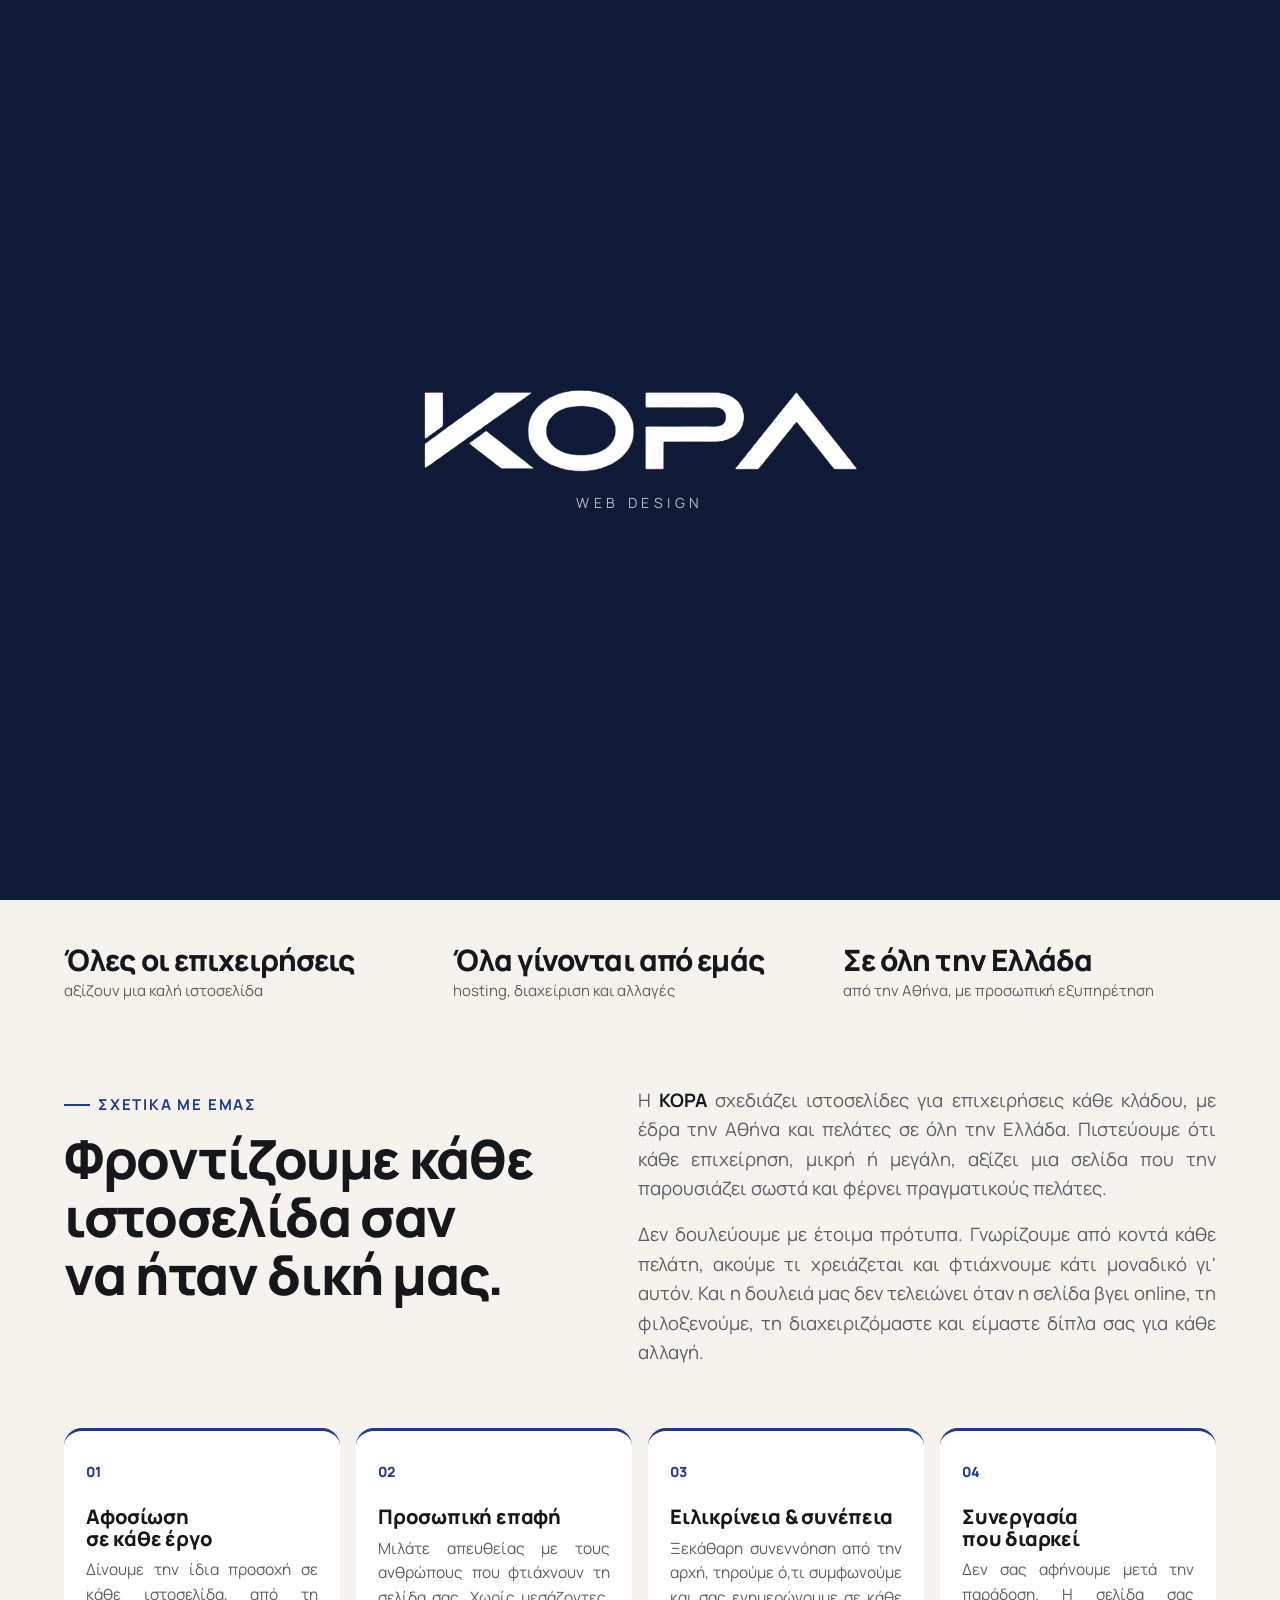
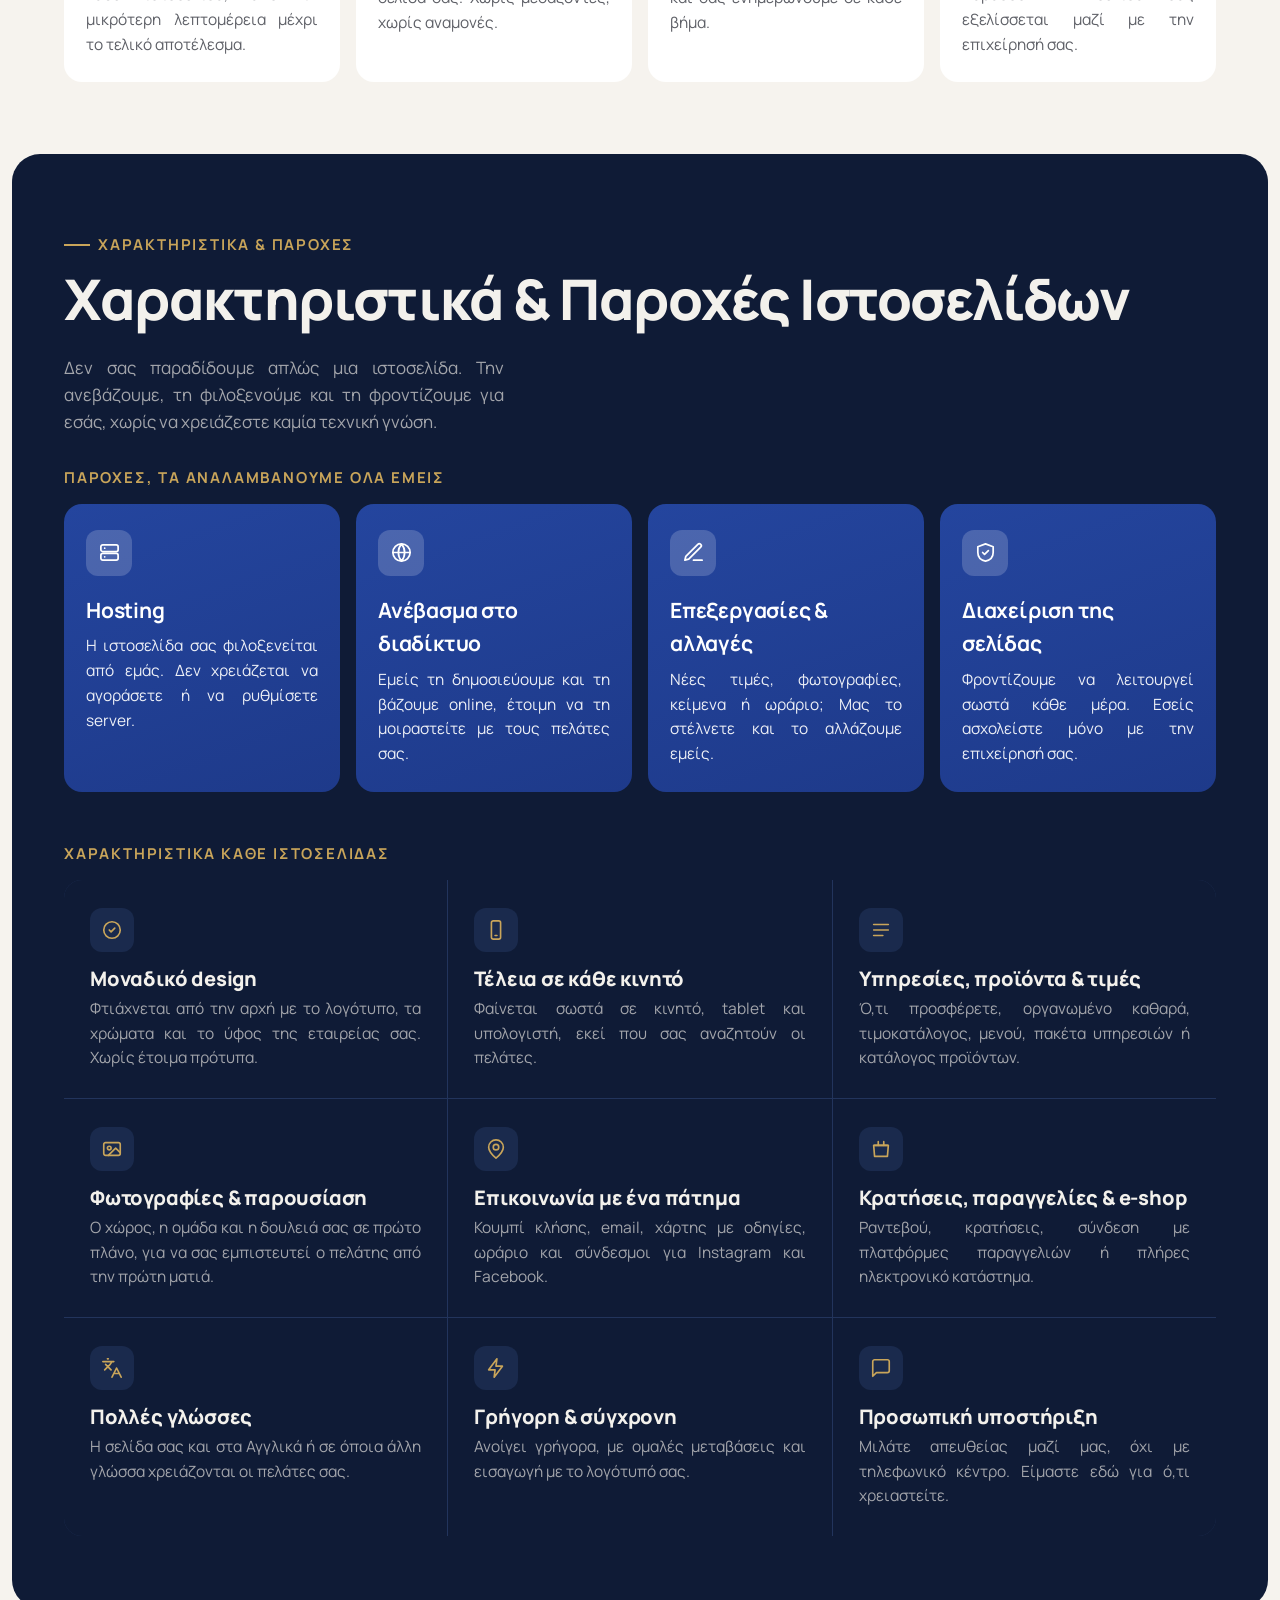
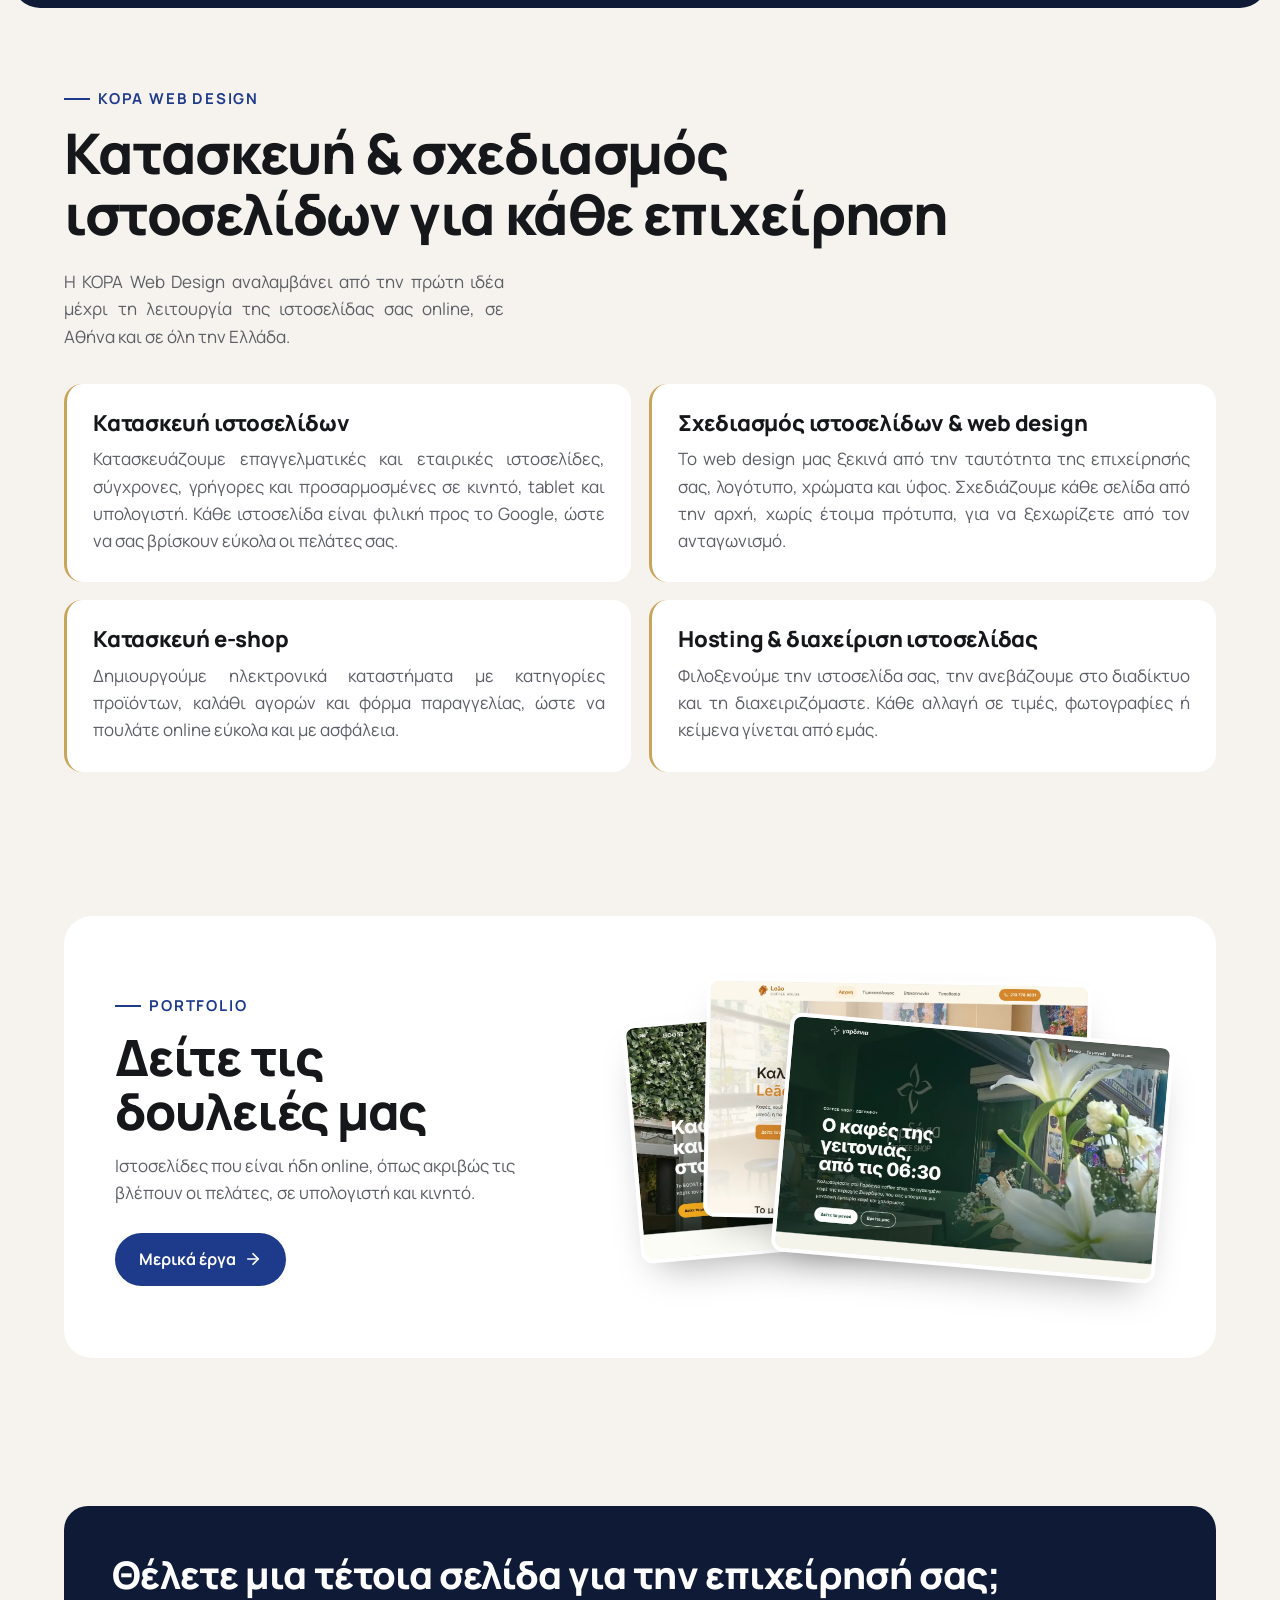
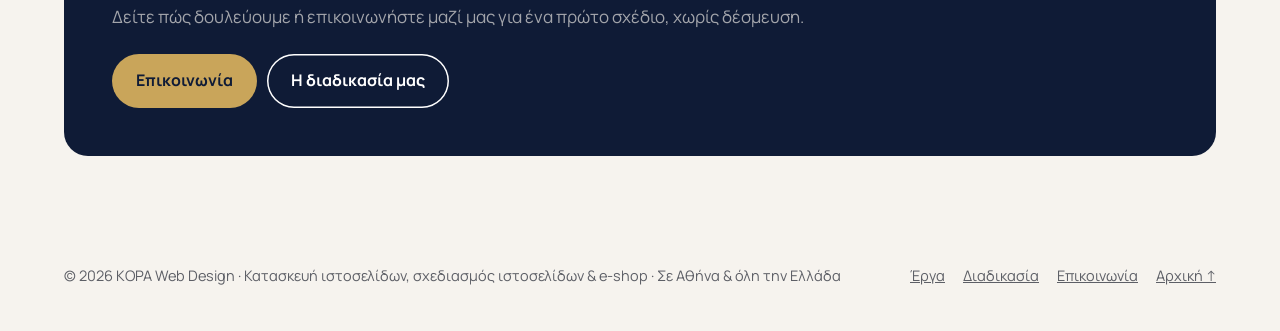
<file: index.html>
<!DOCTYPE html>
<html lang="el">
<head>
<meta charset="utf-8">
<meta name="viewport" content="width=device-width, initial-scale=1">
<title>KOPA Web Design | Κατασκευή Ιστοσελίδων & E-shop σε Αθήνα και όλη την Ελλάδα</title>
<meta name="description" content="KOPA Web Design: κατασκευή ιστοσελίδων, σχεδιασμός ιστοσελίδων και e-shop για κάθε επιχείρηση, σε Αθήνα και όλη την Ελλάδα. Hosting, διαχείριση και αλλαγές από εμάς. Ζητήστε προσφορά.">
<meta name="keywords" content="KOPA, KOPA Web Design, KOPA websites, kopa-websites, κατασκευή ιστοσελίδων, κατασκευή ιστοσελίδας, κατασκευή ιστοσελίδων Αθήνα, κατασκευή ιστοσελίδων Ελλάδα, κατασκευή ιστοσελίδων τιμές, σχεδιασμός ιστοσελίδων, σχεδιασμός ιστοσελίδας, δημιουργία ιστοσελίδας, δημιουργία ιστοσελίδων, web design, web design Αθήνα, web design Ελλάδα, web designer, website design, website Αθήνα, ιστοσελίδες, ιστοσελίδα για επιχείρηση, επαγγελματική ιστοσελίδα, εταιρική ιστοσελίδα, κατασκευή e-shop, κατασκευή eshop, δημιουργία e-shop, ηλεκτρονικό κατάστημα, κατασκευή ηλεκτρονικού καταστήματος, eshop, responsive ιστοσελίδα, ιστοσελίδα για κινητά, hosting ιστοσελίδων, φιλοξενία ιστοσελίδας, διαχείριση ιστοσελίδας, υποστήριξη ιστοσελίδας, ιστοσελίδα για καφετέρια, ιστοσελίδα για εστιατόριο, ιστοσελίδα για κατάστημα, ιστοσελίδα για ιατρείο, ιστοσελίδα για επαγγελματίες, kataskevi istoselidon, kataskeui istoselidon, sxediasmos istoselidon, κατασκευη ιστοσελιδων, σχεδιασμος ιστοσελιδων">
<meta name="robots" content="index, follow, max-image-preview:large">
<meta name="author" content="KOPA">
<meta name="geo.region" content="GR-I">
<meta name="geo.placename" content="Αθήνα">
<link rel="canonical" href="https://kopa-websites.com/">
<meta name="theme-color" content="#0f1b36">
<link rel="icon" href="/favicon.ico" sizes="48x48">
<link rel="icon" type="image/png" sizes="48x48" href="/favicon-48.png">
<link rel="icon" type="image/png" sizes="96x96" href="/favicon-96.png">
<link rel="icon" type="image/png" sizes="144x144" href="/favicon-144.png">
<link rel="icon" type="image/png" sizes="192x192" href="/favicon-192.png">
<link rel="apple-touch-icon" sizes="180x180" href="/apple-touch-icon.png">
<meta property="og:type" content="website">
<meta property="og:locale" content="el_GR">
<meta property="og:site_name" content="KOPA">
<meta property="og:title" content="KOPA Web Design | Κατασκευή Ιστοσελίδων & E-shop σε Αθήνα και όλη την Ελλάδα">
<meta property="og:description" content="KOPA Web Design: κατασκευή ιστοσελίδων, σχεδιασμός ιστοσελίδων και e-shop για κάθε επιχείρηση, σε Αθήνα και όλη την Ελλάδα. Hosting, διαχείριση και αλλαγές από εμάς. Ζητήστε προσφορά.">
<meta property="og:url" content="https://kopa-websites.com/">
<meta property="og:image" content="https://kopa-websites.com/og-image.jpg">
<meta property="og:image:width" content="1200">
<meta property="og:image:height" content="630">
<meta name="twitter:card" content="summary_large_image">
<meta name="twitter:title" content="KOPA Web Design | Κατασκευή Ιστοσελίδων & E-shop σε Αθήνα και όλη την Ελλάδα">
<meta name="twitter:description" content="KOPA Web Design: κατασκευή ιστοσελίδων, σχεδιασμός ιστοσελίδων και e-shop για κάθε επιχείρηση, σε Αθήνα και όλη την Ελλάδα. Hosting, διαχείριση και αλλαγές από εμάς. Ζητήστε προσφορά.">
<meta name="twitter:image" content="https://kopa-websites.com/og-image.jpg">
<script type="application/ld+json">[{"@context": "https://schema.org", "@type": "ProfessionalService", "name": "KOPA", "alternateName": ["KOPA Web Design", "KOPA Websites", "KOPA Κατασκευή Ιστοσελίδων"], "description": "KOPA Web Design: κατασκευή ιστοσελίδων, σχεδιασμός ιστοσελίδων και e-shop για κάθε επιχείρηση, σε Αθήνα και όλη την Ελλάδα. Hosting, διαχείριση και αλλαγές από εμάς. Ζητήστε προσφορά.", "url": "https://kopa-websites.com/", "logo": "https://kopa-websites.com/icon-512.png", "image": "https://kopa-websites.com/og-image.jpg", "telephone": "+306907013619", "email": "info@kopa-websites.com", "address": {"@type": "PostalAddress", "addressLocality": "Ζωγράφου", "postalCode": "15773", "addressRegion": "Αττική", "addressCountry": "GR"}, "areaServed": [{"@type": "City", "name": "Αθήνα"}, {"@type": "Country", "name": "Ελλάδα"}], "knowsAbout": ["Κατασκευή ιστοσελίδων", "Κατασκευή e-shop", "Web design", "Hosting ιστοσελίδων", "Διαχείριση ιστοσελίδων"], "makesOffer": [{"@type": "Offer", "itemOffered": {"@type": "Service", "name": "Κατασκευή ιστοσελίδας"}}, {"@type": "Offer", "itemOffered": {"@type": "Service", "name": "Κατασκευή e-shop"}}, {"@type": "Offer", "itemOffered": {"@type": "Service", "name": "Hosting & διαχείριση ιστοσελίδας"}}, {"@type": "Offer", "itemOffered": {"@type": "Service", "name": "Υποστήριξη & αλλαγές ιστοσελίδας"}}], "slogan": "Όλες οι επιχειρήσεις αξίζουν μια καλή ιστοσελίδα", "keywords": "κατασκευή ιστοσελίδων, σχεδιασμός ιστοσελίδων, web design, κατασκευή e-shop, hosting, διαχείριση ιστοσελίδων, Αθήνα, Ελλάδα", "openingHoursSpecification": [{"@type": "OpeningHoursSpecification", "dayOfWeek": ["Monday", "Tuesday", "Wednesday", "Thursday", "Friday"], "opens": "09:30", "closes": "19:30"}]}, {"@context": "https://schema.org", "@type": "Organization", "name": "KOPA Web Design", "alternateName": "KOPA", "url": "https://kopa-websites.com/", "logo": "https://kopa-websites.com/icon-512.png", "email": "info@kopa-websites.com", "telephone": "+306907013619"}, {"@context": "https://schema.org", "@type": "WebSite", "name": "KOPA Web Design", "url": "https://kopa-websites.com/", "inLanguage": "el", "alternateName": "KOPA"}]</script>
<link rel="preconnect" href="https://fonts.googleapis.com">
<link rel="preconnect" href="https://fonts.gstatic.com" crossorigin>
<link href="https://fonts.googleapis.com/css2?family=Manrope:wght@400;500;600;700;800&family=GFS+Didot&display=swap" rel="stylesheet">
<style>
:root{
  --bg:#f6f3ee;
  --paper:#ffffff;
  --ink:#16171b;
  --muted:#5d5f66;
  --line:#e4dfd6;
  --accent:#1e3a8a;
  --gold:#c9a55a;
  --accent-d:#162c6b;
  --dark:#0f1b36;
  --radius:18px;
  --font:"Manrope",system-ui,-apple-system,"Segoe UI",sans-serif;
  color-scheme:light;
}
*{box-sizing:border-box}
html{scroll-behavior:smooth}
body{margin:0;background:var(--bg);color:var(--ink);font-family:var(--font);font-size:17px;line-height:1.6;-webkit-font-smoothing:antialiased}
a{color:inherit}
button{font:inherit;color:inherit;cursor:pointer}
img{max-width:100%;display:block}
h1,h2,h3{margin:0;line-height:1.08;letter-spacing:-.025em;font-weight:800;text-wrap:balance}
p{margin:0}
p,li,.lead{text-align:justify;text-justify:inter-word;text-align-last:left;hyphens:none;-webkit-hyphens:none;word-break:normal;overflow-wrap:normal}
h1,h2,h3,h4,b,a,span,label,legend{hyphens:none;-webkit-hyphens:none;word-break:normal;overflow-wrap:normal}
.wrap{max-width:1200px;margin:0 auto;padding:0 24px}
:focus-visible{outline:2px solid var(--accent);outline-offset:3px;border-radius:6px}

/* Splash */
.splash{position:fixed;inset:0;z-index:200;background:var(--dark);display:grid;place-items:center;transition:opacity .9s ease,visibility .9s}
.splash.hide{opacity:0;visibility:hidden}
.splash .mk{color:#fff;font-weight:800;font-size:clamp(54px,12vw,120px);letter-spacing:-.04em;display:flex;align-items:center;gap:.18em}
.splash .mk{gap:0}
.splash .mk .ch{display:inline-block;opacity:0;transform:translateY(.5em);-webkit-mask-image:linear-gradient(0deg,transparent 0%,#000 60%);mask-image:linear-gradient(0deg,transparent 0%,#000 60%);-webkit-mask-size:100% 220%;mask-size:100% 220%;-webkit-mask-position:0 100%;mask-position:0 100%;-webkit-mask-repeat:no-repeat;mask-repeat:no-repeat;animation:chUp .85s cubic-bezier(.2,.7,.2,1) forwards}
.splash .mk .sp{display:inline-block;width:.28em}
@keyframes chUp{to{opacity:1;transform:none;-webkit-mask-position:0 0;mask-position:0 0}}
.splash small .lt{display:inline-block;opacity:0;transform:translateX(-.6em);-webkit-mask-image:linear-gradient(90deg,#000 40%,transparent 100%);mask-image:linear-gradient(90deg,#000 40%,transparent 100%);-webkit-mask-size:250% 100%;mask-size:250% 100%;-webkit-mask-position:100% 0;mask-position:100% 0;-webkit-mask-repeat:no-repeat;mask-repeat:no-repeat;animation:ltIn .65s ease-out forwards}
.splash small .sp2{display:inline-block;width:.6em}
@keyframes ltIn{to{opacity:1;transform:none;-webkit-mask-position:0 0;mask-position:0 0}}
.splash .mk i{font-style:normal;color:var(--gold)}
.splash small{display:block;text-align:center;color:#b9bcc6;letter-spacing:.32em;font-size:14px;text-transform:uppercase;margin-top:16px}
@keyframes rise{to{opacity:1;transform:none}}
@keyframes fade{to{opacity:1}}

/* Header */
header{position:sticky;top:0;z-index:50;background:color-mix(in srgb,var(--bg) 88%,transparent);backdrop-filter:blur(12px);-webkit-backdrop-filter:blur(12px);border-bottom:1px solid transparent;transition:border-color .3s}
header.scrolled{border-bottom-color:var(--line)}
.bar{display:flex;align-items:center;justify-content:space-between;height:72px;gap:20px}
.logo{display:flex;align-items:center;gap:10px;text-decoration:none;font-weight:800;font-size:22px;letter-spacing:-.03em}
.logo .dot{width:34px;height:34px;border-radius:10px;background:var(--accent);color:#fff;display:grid;place-items:center;font-size:15px;letter-spacing:-.02em}
.logo .dot i{font-style:normal;color:var(--gold)}
nav.main{display:flex;gap:6px}
nav.main a{text-decoration:none;font-weight:600;font-size:15.5px;padding:8px 14px;border-radius:999px;color:var(--muted);transition:background .2s,color .2s}
nav.main a:hover{background:var(--paper);color:var(--ink)}
.btn{display:inline-flex;align-items:center;gap:8px;text-decoration:none;font-weight:700;font-size:16px;padding:14px 24px;border-radius:999px;border:0;transition:transform .2s,background .2s,color .2s}
.btn:hover{transform:translateY(-2px)}
.btn.solid{background:var(--accent);color:#fff}
.btn.solid:hover{background:var(--accent-d)}
.btn.ghost{background:transparent;color:var(--ink);box-shadow:inset 0 0 0 1.5px var(--ink)}
.btn.dark{background:var(--dark);color:#fff}
.btn.sm{padding:10px 18px;font-size:15px}
.btn svg{width:18px;height:18px}

/* Hero */
.hero{padding:72px 0 40px}
.eyebrow{display:inline-flex;align-items:center;gap:8px;font-size:13px;font-weight:700;letter-spacing:.14em;text-transform:uppercase;color:var(--accent)}
.eyebrow::before{content:"";width:22px;height:2px;background:var(--accent)}
.hero h1{font-size:clamp(42px,7vw,88px);margin:18px 0 22px;max-width:14ch}
.hero h1 em{font-style:normal;color:var(--accent);background:linear-gradient(transparent 78%,rgba(201,165,90,.45) 78%)}
.hero p.lead{font-size:clamp(18px,1.7vw,21px);color:var(--muted);max-width:56ch}
.hero .acts{display:flex;gap:12px;flex-wrap:wrap;margin-top:32px}
.strip{display:grid;grid-template-columns:repeat(3,1fr);gap:16px;margin-top:56px;padding-top:28px;border-top:1px solid var(--line)}
.strip b{display:block;font-size:clamp(24px,2.3vw,32px);font-weight:800;letter-spacing:-.03em;line-height:1.1}
.strip span{color:var(--muted);font-size:15px}
.strip b span{color:inherit;font-size:inherit}

.inds{display:flex;flex-wrap:wrap;gap:8px;align-items:center;margin-top:30px}
.inds span{background:var(--paper);border:1px solid var(--line);border-radius:999px;padding:8px 15px;font-size:14.5px;font-weight:600}
.inds .lbl{background:none;border:0;padding:0 6px 0 0;color:var(--muted);font-weight:700}
.inds span:last-child{background:var(--ink);color:#fff;border-color:var(--ink)}
/* Section heads */
section.block{padding:72px 0}
.head{display:flex;justify-content:space-between;align-items:end;gap:24px;margin-bottom:34px;flex-wrap:wrap}
.head h2{font-size:clamp(34px,4.6vw,56px);margin-top:12px}
.head p{color:var(--muted);max-width:44ch}

/* Filters */
.chips{display:flex;gap:8px;flex-wrap:wrap;margin-bottom:26px}
.chip{border:1.5px solid var(--line);background:var(--paper);border-radius:999px;padding:9px 18px;font-weight:700;font-size:15px;transition:all .2s}
.chip:hover{border-color:var(--ink)}
.chip[aria-pressed="true"]{background:var(--ink);border-color:var(--ink);color:#fff}

/* Work grid */
.grid{display:grid;grid-template-columns:repeat(2,1fr);gap:28px}
.card{background:var(--paper);border-radius:var(--radius);padding:14px;display:flex;flex-direction:column;transition:transform .35s cubic-bezier(.2,.7,.2,1),box-shadow .35s,opacity .3s}
.card:hover{transform:translateY(-6px);box-shadow:0 24px 50px -24px rgba(22,23,27,.28)}
.card.out{display:none}
.frame{position:relative;border-radius:12px;overflow:hidden;background:#ece8e1;border:0;padding:0;width:100%;text-align:left;display:block}
.chrome{display:flex;align-items:center;gap:6px;height:30px;padding:0 12px;background:#efebe4;border-bottom:1px solid var(--line)}
.chrome i{width:9px;height:9px;border-radius:50%;background:#d6d0c6}
.chrome span{margin-left:10px;flex:1;height:16px;border-radius:6px;background:#fff;font-size:10.5px;color:#9a958c;display:flex;align-items:center;padding:0 8px;overflow:hidden;white-space:nowrap}
.shot{position:relative;aspect-ratio:16/10;overflow:hidden}
.shot img{width:100%;height:100%;object-fit:cover;object-position:top;transition:transform .7s cubic-bezier(.2,.7,.2,1)}
.card:hover .shot img,.card:hover .poster>*{transform:scale(1.035)}
.phone{position:absolute;right:16px;bottom:-22px;width:21%;aspect-ratio:390/844;border-radius:18px;border:5px solid #16171b;background:#16171b;overflow:hidden;box-shadow:0 16px 30px -10px rgba(0,0,0,.45);transition:transform .45s cubic-bezier(.2,.7,.2,1)}
.phone img{width:100%;height:100%;object-fit:cover;object-position:top}
.card:hover .phone{transform:translateY(-14px)}
.view-hint{position:absolute;left:14px;bottom:14px;background:rgba(22,23,27,.82);color:#fff;font-size:13px;font-weight:700;padding:7px 12px;border-radius:999px;opacity:0;transform:translateY(6px);transition:all .3s}
.card:hover .view-hint,.frame:focus-visible .view-hint{opacity:1;transform:none}
.cbody{padding:20px 8px 8px;display:flex;flex-direction:column;gap:10px;flex:1}
.ctop{display:flex;justify-content:space-between;align-items:start;gap:12px}
.ctop h3{font-size:25px}
.type{font-size:12.5px;font-weight:700;letter-spacing:.1em;text-transform:uppercase;color:var(--muted)}
.swatch{display:flex;gap:4px;margin-top:6px}
.swatch i{width:14px;height:14px;border-radius:50%;box-shadow:inset 0 0 0 1px rgba(0,0,0,.08)}
.cbody p{color:var(--muted);font-size:16px}
.tags{display:flex;flex-wrap:wrap;gap:6px}
.tags span{font-size:13px;font-weight:600;background:var(--bg);padding:5px 11px;border-radius:999px}
.cacts{display:flex;gap:10px;margin-top:auto;padding-top:10px;flex-wrap:wrap}

/* Posters (projects without screenshots) */
.poster{position:absolute;inset:0;display:grid;place-items:center;overflow:hidden}
.poster>*{transition:transform .7s cubic-bezier(.2,.7,.2,1)}
.p-222{background:radial-gradient(120% 90% at 70% 20%,#8c3039 0%,#6f242b 45%,#3d1217 100%);color:#f6e7dc}
.p-222 .in{text-align:center}
.p-222 .dig{font-size:clamp(70px,11vw,132px);font-weight:800;letter-spacing:.04em;line-height:.9}
.p-222 .rule{width:70px;height:1px;background:#e7b9a5;margin:16px auto 12px}
.p-222 .nm{letter-spacing:.42em;font-size:clamp(11px,1.3vw,15px);font-weight:600}
.p-222 .tg{position:absolute;left:22px;bottom:18px;font-size:clamp(18px,2.2vw,26px);font-weight:800;line-height:1.05;text-align:left}
.p-222 .tg em{font-style:normal;color:#ffb59d}
.p-222 .lang{position:absolute;right:20px;top:18px;display:flex;border:1px solid rgba(246,231,220,.4);border-radius:999px;overflow:hidden;font-size:11px;font-weight:700}
.p-222 .lang span{padding:4px 9px}.p-222 .lang span:first-child{background:#f6e7dc;color:#6f242b}
.p-kar{background:#fff;color:#4a1f30}
.p-kar .in{width:100%;height:100%;display:flex;flex-direction:column;align-items:center;padding:22px 26px 0}
.p-kar .lg{font-family:"GFS Didot",Georgia,serif;font-size:clamp(24px,3vw,34px);letter-spacing:.32em;margin-right:-.32em}
.p-kar .lg i{font-style:normal;color:#b0306a}
.p-kar small{font-size:9px;letter-spacing:.34em;text-transform:uppercase;color:#6b4f5a;margin-top:2px}
.p-kar h4{margin:16px 0 14px;font-size:clamp(16px,2vw,22px);font-weight:700;text-align:center;line-height:1.2}
.p-kar h4 em{color:#b0306a}
.p-kar .tiles{display:grid;grid-template-columns:1fr 1fr;gap:10px;width:100%;flex:1}
.p-kar .tile{background:#fbf4f3;border-radius:6px 6px 0 0;position:relative;display:grid;place-items:center;overflow:hidden}
.p-kar .tile svg{width:58%;height:auto}
.p-kar .tile b{position:absolute;left:12px;bottom:8px;font-size:clamp(14px,1.6vw,19px)}
.p-bless{background:#fbf7f0}
.p-bless .in{text-align:center;padding:20px}
.p-bless img{width:min(300px,62%);margin:0 auto}
.p-bless p{margin-top:16px;color:#1f2826;font-weight:700;font-size:clamp(15px,1.8vw,20px)}
.p-bless .row{display:flex;gap:8px;justify-content:center;margin-top:14px;flex-wrap:wrap}
.p-bless .row span{font-size:12px;font-weight:700;padding:6px 12px;border-radius:999px;background:#009183;color:#fff}
.p-bless .row span:nth-child(2){background:#fff;color:#00675c;box-shadow:inset 0 0 0 1.5px #009183}
.p-bless .stripe{position:absolute;left:0;right:0;bottom:0;height:8px;background:linear-gradient(90deg,#009183 0 40%,#f36f21 40% 70%,#b4121a 70%)}

/* Included */
.dark-sec{background:var(--dark);color:#f3f1ec;border-radius:28px;margin:0 12px}
.dark-sec .head p{color:#a3a5ab}
.dark-sec .eyebrow{color:var(--gold)}.dark-sec .eyebrow::before{background:var(--gold)}
.feat{display:grid;grid-template-columns:repeat(3,1fr);gap:1px;background:#22345c;border-radius:18px;overflow:hidden}
.feat div{background:var(--dark);padding:28px 26px}
.feat .ic{width:44px;height:44px;border-radius:12px;background:#1a2a4d;display:grid;place-items:center;color:var(--gold);margin-bottom:16px}
.feat .ic svg{width:22px;height:22px}
.feat h3{font-size:20px;letter-spacing:-.01em;margin-bottom:6px}
.feat p{color:#a3a5ab;font-size:15.5px}

/* Steps */
.steps{display:grid;grid-template-columns:repeat(4,1fr);gap:18px;counter-reset:s}
.step{background:var(--paper);border-radius:var(--radius);padding:26px 24px}
.step::before{counter-increment:s;content:"0" counter(s);display:block;font-weight:800;font-size:15px;color:var(--accent);margin-bottom:28px}
.step h3{font-size:21px;margin-bottom:8px;letter-spacing:-.01em}
.step p{color:var(--muted);font-size:15.5px}

/* Contact */
.contact{background:var(--accent);color:#fff;border-radius:28px;padding:clamp(36px,6vw,72px);display:grid;grid-template-columns:1.2fr 1fr;gap:40px;align-items:center}
.contact h2{font-size:clamp(34px,5vw,60px)}
.contact p{margin-top:14px;font-size:18px;opacity:.92;max-width:40ch}
.cards{display:flex;flex-direction:column;gap:12px}
.cc{background:#fff;color:var(--ink);border-radius:16px;padding:18px 20px;display:flex;align-items:center;gap:14px}
.cc .ic{width:44px;height:44px;border-radius:12px;background:#e8edf8;color:var(--accent);display:grid;place-items:center;flex:none}
.cc .ic svg{width:21px;height:21px}
.cc small{display:block;color:var(--muted);font-size:13px;font-weight:600}
.cc b{font-size:17.5px;word-break:break-word}
.cc .cp{margin-left:auto;border:1.5px solid var(--line);background:#fff;border-radius:999px;padding:7px 14px;font-size:13.5px;font-weight:700;flex:none}
.cc .cp:hover{border-color:var(--ink)}
footer{padding:36px 0 44px;color:var(--muted);font-size:14.5px}
footer .wrap{display:flex;justify-content:space-between;gap:16px;flex-wrap:wrap}


.mphone .p-222 .dig{font-size:58px}.mphone .p-222 .nm{font-size:9px;letter-spacing:.3em}.mphone .p-222 .tg{font-size:18px}
.mphone .p-kar .in{padding:16px 12px 0}.mphone .p-kar .lg{font-size:20px}.mphone .p-kar h4{font-size:14px}.mphone .p-kar .tiles{grid-template-columns:1fr}
.mphone .p-bless img{width:80%}.mphone .p-bless p{font-size:14px}
@media (max-width:520px){.cc{flex-wrap:wrap}.cc .cp{margin-left:58px}}

/* Pages & routing */
.page{animation:pageIn .5s cubic-bezier(.2,.7,.2,1)}
@keyframes pageIn{from{opacity:0;transform:translateY(14px)}to{opacity:1;transform:none}}
#view.leaving{opacity:0;transform:translateY(8px);transition:opacity .22s ease,transform .22s ease}
nav.main a[aria-current="page"],.mnav a[aria-current="page"]{background:var(--ink);color:#fff}
.mnav{display:none}
.logo,.bar .btn{white-space:nowrap}
@media (max-width:400px){.bar .btn{font-size:12.5px;padding:8px 12px}.logo{font-size:19px}.logo .dot{width:30px;height:30px}}
.crumb{font-size:14px;color:var(--muted);margin-bottom:18px}.crumb a{color:var(--muted)}
.works-hero{padding-bottom:30px}.works-hero h1{max-width:none}
/* Teaser */
.teaser{display:grid;grid-template-columns:1fr 1.1fr;gap:30px;align-items:center;background:var(--paper);border-radius:28px;padding:clamp(28px,4vw,52px);text-decoration:none;overflow:hidden;transition:box-shadow .35s,transform .35s}
.teaser:hover{box-shadow:0 30px 60px -30px rgba(22,23,27,.3);transform:translateY(-4px)}
.teaser h2{font-size:clamp(32px,4vw,50px);margin:12px 0 14px}
.teaser p{color:var(--muted);margin-bottom:26px;max-width:40ch}
.stack{position:relative;height:clamp(240px,28vw,340px)}
.stack .sc{position:absolute;width:72%;aspect-ratio:16/10;border-radius:12px;overflow:hidden;box-shadow:0 20px 40px -18px rgba(0,0,0,.35);border:4px solid #fff;transition:transform .6s cubic-bezier(.2,.7,.2,1);background:#eee}
.stack .sc img{width:100%;height:100%;object-fit:cover;object-position:top}
.stack .sc:nth-child(1){left:0;top:12%;transform:rotate(-5deg);z-index:1}
.stack .sc:nth-child(2){left:14%;top:4%;transform:rotate(1deg);z-index:2}
.stack .sc:nth-child(3){left:28%;top:18%;transform:rotate(5deg);z-index:3}
.teaser:hover .sc:nth-child(1){transform:rotate(-8deg) translateX(-10px)}
.teaser:hover .sc:nth-child(3){transform:rotate(8deg) translateX(14px)}
/* Perks */
.subh{font-size:15px;font-weight:700;letter-spacing:.12em;text-transform:uppercase;color:var(--gold);margin:6px 0 18px}
.perks{display:grid;grid-template-columns:repeat(4,1fr);gap:16px;margin-bottom:54px}
.perks div{background:linear-gradient(160deg,#24459e,#1e3a8a);color:#fff;border-radius:18px;padding:26px 22px}
.perks .ic{width:46px;height:46px;border-radius:12px;background:rgba(255,255,255,.18);display:grid;place-items:center;margin-bottom:18px}
.perks .ic svg{width:23px;height:23px}
.perks h4{margin:0 0 6px;font-size:21px;letter-spacing:-.01em}
.perks p{font-size:15.5px;opacity:.92}
/* Works page next */
.next{margin-top:56px;background:var(--dark);color:#fff;border-radius:24px;padding:clamp(28px,4vw,48px);display:flex;justify-content:space-between;align-items:center;gap:24px;flex-wrap:wrap}
.next h2{font-size:clamp(26px,3vw,38px)}.next p{color:#a3a5ab;margin-top:8px}
.next .acts{display:flex;gap:10px;flex-wrap:wrap}
.next .btn.solid{background:var(--gold);color:#0f1b36}.next .btn.solid:hover{background:#d8b871}
.btn.ghost.light{color:#fff;box-shadow:inset 0 0 0 1.5px #fff}
.soon{display:inline-flex;align-items:center;padding:10px 18px;border-radius:999px;background:var(--bg);color:var(--muted);font-weight:700;font-size:15px}
/* Gardenia poster */
.p-gar{background:radial-gradient(90% 80% at 75% 30%,#fffdf6 0%,#f4efe2 60%,#e9e1cd 100%);color:#2f4a35}
.p-gar .in{display:flex;align-items:center;gap:6%;padding:0 8%;width:100%}
.p-gar svg{width:34%;flex:none}
.p-gar .nm{font-family:"GFS Didot",Georgia,serif;font-size:clamp(34px,5vw,58px);line-height:1}
.p-gar small{display:block;letter-spacing:.38em;font-size:clamp(10px,1.1vw,13px);font-weight:700;margin-top:10px;color:#5f7a62}
.p-gar .pill{display:inline-block;margin-top:16px;background:#2f4a35;color:#fff;font-size:12px;font-weight:700;padding:6px 13px;border-radius:999px}
.mphone .p-gar .in{flex-direction:column;justify-content:center;text-align:center;gap:14px}.mphone .p-gar svg{width:60%}.mphone .p-gar .nm{font-size:30px}
@media (max-width:980px){.perks{grid-template-columns:repeat(2,1fr)}.feat{grid-template-columns:repeat(2,1fr)}.teaser{grid-template-columns:1fr}}
@media (max-width:760px){.perks{grid-template-columns:1fr}.mnav{display:flex;justify-content:center;flex-wrap:nowrap;gap:clamp(3px,1.2vw,8px);padding-bottom:10px;padding-left:12px;padding-right:12px}.mnav a{flex:0 1 auto;min-width:0;white-space:nowrap;text-align:center;text-decoration:none;font-weight:700;font-size:clamp(11px,3.5vw,15px);padding:7px clamp(7px,2.6vw,16px);border-radius:999px;background:var(--paper)}}

/* About */
.about{display:grid;grid-template-columns:1fr 1.1fr;gap:48px;align-items:start;margin-bottom:44px}
.about h2{font-size:clamp(32px,4.4vw,54px);margin-top:12px}
.about-tx p{font-size:18.5px;color:var(--muted);margin-bottom:16px}.about-tx b{color:var(--ink)}
.values{display:grid;grid-template-columns:repeat(4,1fr);gap:16px}
.values div{background:var(--paper);border-radius:var(--radius);padding:26px 22px;border-top:3px solid var(--accent)}
.values .num{font-weight:800;color:var(--accent);font-size:14px}
.values h3{font-size:20px;letter-spacing:-.01em;margin:22px 0 8px}
.values p{color:var(--muted);font-size:15.5px}
/* Timeline */
.timeline{list-style:none;margin:0;padding:0;position:relative}
.timeline::before{content:"";position:absolute;left:23px;top:20px;bottom:20px;width:2px;background:var(--line)}
.timeline li{position:relative;display:grid;grid-template-columns:48px 1fr;gap:22px;padding-bottom:22px}
.dotn{position:relative;z-index:1;width:48px;height:48px;border-radius:50%;background:var(--accent);color:#fff;display:grid;place-items:center;font-weight:800;font-size:18px;box-shadow:0 0 0 6px var(--bg)}
.tcard{background:var(--paper);border-radius:var(--radius);padding:24px 26px}
.tcard h3{font-size:clamp(22px,2.4vw,27px);margin:6px 0 8px}
.tcard>p{color:var(--muted);max-width:70ch}
.split{display:grid;grid-template-columns:1fr 1fr;gap:12px;margin-top:16px}
.split div{background:var(--bg);border-radius:12px;padding:14px 16px;font-size:15px;color:var(--muted)}
.split b{display:block;color:var(--ink);font-size:13px;letter-spacing:.1em;text-transform:uppercase;margin-bottom:4px}
.split div:first-child b{color:var(--accent)}
/* Contact page */
.contact-grid{display:grid;grid-template-columns:repeat(2,1fr);gap:18px}
.ccard{background:var(--paper);border-radius:var(--radius);padding:30px 26px;display:flex;flex-direction:column;gap:10px}
.ccard .ic{width:52px;height:52px;border-radius:14px;background:#e8edf8;color:var(--accent);display:grid;place-items:center;margin-bottom:6px}
.ccard .ic svg{width:24px;height:24px}
.ccard h3{font-size:24px}
.ccard .val{font-size:19px;word-break:break-word}
.ccard p{color:var(--muted);font-size:15.5px;flex:1}
.ccard .cacts{display:flex;gap:8px;flex-wrap:wrap;margin-top:8px}
.infos{display:grid;grid-template-columns:1fr 1fr;gap:18px;margin-top:18px}
.infos>div{background:var(--dark);color:#f3f1ec;border-radius:var(--radius);padding:30px 28px}
.infos h3{font-size:22px;margin-bottom:12px}
.infos p,.infos li{color:#b9bbc1;font-size:16px}
.infos ul{margin:0;padding-left:20px;display:flex;flex-direction:column;gap:6px}
.flinks{display:flex;gap:18px;flex-wrap:wrap}
@media (max-width:980px){.values{grid-template-columns:repeat(2,1fr)}.about{grid-template-columns:1fr;gap:20px}.contact-grid{grid-template-columns:1fr}.infos{grid-template-columns:1fr}}
@media (max-width:640px){.values{grid-template-columns:1fr}.split{grid-template-columns:1fr}.timeline li{grid-template-columns:36px 1fr;gap:14px}.dotn{width:36px;height:36px;font-size:15px}.timeline::before{left:17px}.tcard{padding:20px}}

/* Quote page */
.quote{display:grid;grid-template-columns:.8fr 1.4fr;gap:56px;background:var(--paper);border-radius:28px;padding:clamp(28px,4.5vw,60px)}
.quote h2{font-size:clamp(28px,3vw,38px);margin-bottom:30px}
.qinfo .qgroup{margin-bottom:34px}
.qinfo h3{font-size:21px;margin-bottom:14px;letter-spacing:-.01em}
.qinfo p{display:flex;align-items:center;gap:12px;color:var(--muted);margin-bottom:10px;font-size:17px}
.qinfo p.plain{padding-left:2px;margin-bottom:8px}
.qinfo p svg{width:19px;height:19px;flex:none;color:var(--accent)}
.qinfo a{color:var(--muted);text-decoration:none}.qinfo a:hover{color:var(--accent)}
.qform h2{letter-spacing:.02em}
.fld{margin:0 0 26px;border:0;padding:0}
.fld label,.fld legend{display:block;font-size:17px;margin-bottom:10px;padding:0}
.fld i{color:#c81e1e;font-style:normal}
.fld input,.fld textarea{width:100%;font:inherit;color:var(--ink);background:#f8f8f8;border:1px solid #d9d9d9;border-radius:8px;padding:16px 18px;transition:border-color .2s,box-shadow .2s}
.fld textarea{resize:vertical;min-height:150px}
.fld input:focus,.fld textarea:focus{outline:none;border-color:var(--accent);box-shadow:0 0 0 3px rgba(30,58,138,.15);background:#fff}
.fld input.bad{border-color:#c81e1e}
.fld .opt{padding:16px 18px;font-size:17px}
.opt{display:flex!important;justify-content:space-between;align-items:center;background:#f8f8f8;border:1px solid #d9d9d9;border-radius:8px;padding:16px 18px;margin-bottom:12px!important;cursor:pointer;transition:border-color .2s,background .2s}
.opt:hover{border-color:#b9b9b9}
.opt:has(input:checked){border-color:var(--accent);background:#eef2fb}
.opt input{width:20px;height:20px;accent-color:var(--accent);flex:none;margin:0 0 0 12px}
.consent{display:flex;gap:10px;align-items:flex-start;font-size:15px;color:var(--muted);margin-bottom:18px}
.consent input{width:18px;height:18px;margin-top:3px;accent-color:var(--accent);flex:none}
.ferr{color:#c81e1e;font-weight:600;font-size:15px;min-height:1px;margin-bottom:12px}
.submit{background:var(--accent);color:#fff;border:0;border-radius:8px;padding:18px 34px;font-size:18px;font-weight:700;letter-spacing:.12em;transition:background .2s,transform .2s}
.submit:disabled{opacity:.6;cursor:wait}
.submit:hover{background:var(--accent-d);transform:translateY(-2px)}
.qdone{text-align:left;animation:pageIn .5s cubic-bezier(.2,.7,.2,1)}
.qdone .okic{width:56px;height:56px;border-radius:50%;background:var(--accent);color:#fff;display:grid;place-items:center;margin-bottom:16px}
.qdone .okic svg{width:28px;height:28px}
.qdone .okic.err{background:#c81e1e}
.qdone h3{font-size:30px;margin-bottom:8px}
.qdone p{color:var(--muted);margin-bottom:16px}
.qdone pre{white-space:pre-wrap;font-family:var(--font);font-size:15px;background:#f8f8f8;border:1px solid #e3e3e3;border-radius:10px;padding:16px;margin:0 0 16px}
.qdone .cacts{display:flex;gap:10px;flex-wrap:wrap}
@media (max-width:900px){.quote{grid-template-columns:1fr;gap:20px}}

/* Big photo hero */
.bighero{position:relative;min-height:100vh;min-height:100svh;margin-top:calc(-1 * var(--hh,72px));padding-top:var(--hh,72px);display:flex;flex-direction:column;justify-content:center;color:#fff;overflow:hidden;background:#1b1712}
.bighero .bg{position:absolute;inset:0}
.bighero .bg img{width:100%;height:100%;object-fit:cover;filter:blur(48px) brightness(.5) saturate(.7);transform:scale(1.3)}
.bighero .bg::after{content:"";position:absolute;inset:0;background:rgba(12,20,42,.55)}
.bighero{background:#0b1222}
.bighero .photo{position:absolute;top:50%;right:0;transform:translateY(-50%);height:100%;aspect-ratio:1/1;max-width:60%;-webkit-mask-image:linear-gradient(90deg,transparent 0%,rgba(0,0,0,.06) 10%,rgba(0,0,0,.2) 20%,rgba(0,0,0,.42) 30%,rgba(0,0,0,.66) 40%,rgba(0,0,0,.86) 50%,#000 60%,#000 100%),linear-gradient(0deg,transparent 0%,rgba(0,0,0,.5) 8%,#000 18%,#000 84%,rgba(0,0,0,.5) 93%,transparent 100%);-webkit-mask-composite:source-in;mask-image:linear-gradient(90deg,transparent 0%,rgba(0,0,0,.06) 10%,rgba(0,0,0,.2) 20%,rgba(0,0,0,.42) 30%,rgba(0,0,0,.66) 40%,rgba(0,0,0,.86) 50%,#000 60%,#000 100%),linear-gradient(0deg,transparent 0%,rgba(0,0,0,.5) 8%,#000 18%,#000 84%,rgba(0,0,0,.5) 93%,transparent 100%);mask-composite:intersect;animation:photoIn 1.4s ease-out both}
@media (min-aspect-ratio:16/9){.bighero .photo{height:auto;width:58%;max-width:none}}
.bighero .photo img{width:100%;height:100%;object-fit:cover;display:block}
@keyframes photoIn{from{opacity:0}to{opacity:1}}
@keyframes heroZoom{to{transform:scale(1)}}
.bighero .shade{position:absolute;inset:0;background:linear-gradient(90deg,rgba(10,16,32,.94) 0%,rgba(10,16,32,.9) 22%,rgba(10,16,32,.74) 34%,rgba(10,16,32,.5) 44%,rgba(10,16,32,.28) 54%,rgba(10,16,32,.12) 66%,rgba(10,16,32,.04) 80%,rgba(10,16,32,0) 100%),linear-gradient(0deg,rgba(10,16,32,.8) 0%,rgba(10,16,32,0) 30%)}
.bh-in{position:relative;padding-top:60px;padding-bottom:80px;flex:1;display:flex;flex-direction:column;justify-content:center;width:100%}
.bh-in>*{max-width:600px}
.bighero h1{font-size:clamp(38px,4.6vw,66px);margin:22px 0 0;line-height:1.06;letter-spacing:-.03em;font-weight:800}
.bighero h1 .l1{white-space:nowrap}
.bighero h1 .amp{display:block;color:var(--gold);font-weight:700}
.hrule{display:block;width:72px;height:3px;border-radius:2px;background:var(--gold);margin:28px 0 24px}
.bighero .lead{font-size:clamp(17px,1.25vw,19.5px);line-height:1.75;color:rgba(255,255,255,.84);max-width:560px}
.bighero .eyebrow{font-size:15px;letter-spacing:.12em}
.bighero .acts{display:flex;gap:12px;flex-wrap:wrap;margin-top:34px}
.eyebrow.light{color:var(--gold)}.eyebrow.light::before{background:var(--gold)}
.btn.gold{background:var(--gold);color:#0f1b36}.btn.gold:hover{background:#d8b871}
.svcw{position:relative;margin-bottom:34px;width:100%}
.svc{position:relative;display:grid;grid-template-columns:repeat(3,1fr);gap:1px;background:rgba(255,255,255,.14);border-radius:16px;overflow:hidden;backdrop-filter:blur(10px);-webkit-backdrop-filter:blur(10px)}
.svc a{display:flex;align-items:center;gap:14px;padding:22px 24px;background:rgba(12,20,40,.55);color:#fff;text-decoration:none;transition:background .25s}
.svc a:hover{background:rgba(30,58,138,.85)}
.svc .n{font-size:13px;font-weight:800;color:var(--gold)}
.svc b{font-size:18px;flex:1}
.svc .go{font-size:20px;transition:transform .25s}.svc a:hover .go{transform:translateX(5px)}
.statband{padding:44px 0 10px}.statband .strip{margin-top:0;border-top:0;padding-top:0}
/* Header over the photo */
header.over{background:transparent;backdrop-filter:none;-webkit-backdrop-filter:none;border-bottom-color:rgba(255,255,255,.12)}
header.over .logo,header.over nav.main a,header.over .mnav a{color:#fff}
header.over nav.main a[aria-current="page"],header.over .mnav a[aria-current="page"]{background:#fff;color:var(--ink)}
header.over nav.main a:hover{background:rgba(255,255,255,.14);color:#fff}
header.over .mnav a{background:rgba(255,255,255,.12)}
header.over .btn.dark{background:var(--gold);color:#0f1b36}
@media (max-width:760px){.svc{grid-template-columns:1fr}.svc a{padding:16px 18px}.bighero h1{max-width:none}.bighero .shade{background:linear-gradient(0deg,rgba(10,16,32,.92) 0%,rgba(10,16,32,.7) 60%,rgba(10,16,32,.55) 100%)}}
@media (max-width:760px){.bighero .photo{top:auto;left:0;right:0;height:auto;width:100%;max-width:none;transform:none;bottom:0;-webkit-mask-image:linear-gradient(0deg,#000 55%,transparent 100%);mask-image:linear-gradient(0deg,#000 55%,transparent 100%);opacity:.75}}

/* Σταθερή φωτογραφία φόντου (σελίδα Διαδικασία) */
.fixbg{position:fixed;inset:0;z-index:-1;opacity:0;visibility:hidden;transition:opacity .5s ease,visibility .5s}
.fixbg img{width:100%;height:100%;object-fit:cover;object-position:50% 50%}
.fixbg::after{content:"";position:absolute;inset:0;background:linear-gradient(180deg,rgba(10,16,32,.72) 0%,rgba(10,16,32,.5) 45%,rgba(10,16,32,.68) 100%)}
body.fixed-photo #fixbg,body.fixed-photo-erga #fixbg2{opacity:1;visibility:visible}
#fixbg2 img{object-position:60% 50%}
body.fixed-photo-erga #page-erga > section.block{position:relative;background:var(--bg);padding-top:56px!important}
body.fixed-photo-erga footer{background:var(--bg);position:relative}
.hero.photo-hero.fixed-hero{padding-bottom:64px}
.fixed-hero{box-shadow:none}
body.fixed-photo-erga #page-erga .works-hero h1{color:#fff}
body.fixed-photo-erga #page-erga .works-hero .lead{color:rgba(255,255,255,.86)}
body.fixed-photo-erga #page-erga .crumb,body.fixed-photo-erga #page-erga .crumb a{color:rgba(255,255,255,.75)}
body.fixed-photo-erga #page-erga .eyebrow{color:var(--gold)}body.fixed-photo-erga #page-erga .eyebrow::before{background:var(--gold)}
body.fixed-photo-erga header.over{background:rgba(10,16,32,.55);backdrop-filter:blur(14px);-webkit-backdrop-filter:blur(14px)}
body.fixed-photo{background:#0f1b36}
body.fixed-photo #page-diadikasia .works-hero h1,body.fixed-photo #page-diadikasia .works-hero .lead{color:#fff}
body.fixed-photo #page-diadikasia .works-hero .lead{color:rgba(255,255,255,.86)}
body.fixed-photo #page-diadikasia .crumb,body.fixed-photo #page-diadikasia .crumb a{color:rgba(255,255,255,.75)}
body.fixed-photo #page-diadikasia .eyebrow{color:var(--gold)}body.fixed-photo #page-diadikasia .eyebrow::before{background:var(--gold)}
body.fixed-photo .timeline::before{background:rgba(255,255,255,.35)}
body.fixed-photo .dotn{box-shadow:0 0 0 6px rgba(15,27,54,.55)}
body.fixed-photo .tcard{box-shadow:0 18px 40px -20px rgba(0,0,0,.5)}
body.fixed-photo footer{color:rgba(255,255,255,.75)}body.fixed-photo footer a{color:#fff}
body.fixed-photo header.over{background:rgba(10,16,32,.55);backdrop-filter:blur(14px);-webkit-backdrop-filter:blur(14px)}

/* Σελίδες με φωτογραφία στην κορυφή */
.hero.photo-hero{position:relative;margin-top:calc(-1 * var(--hh,72px));padding:calc(var(--hh,72px) + 80px) 0 80px;color:#fff;overflow:hidden;isolation:isolate}
.photo-hero .ph-bg{position:absolute;inset:0;z-index:-1}
.photo-hero .ph-bg img{width:100%;height:100%;object-fit:cover;object-position:30% 45%}
.photo-hero .ph-bg::after{content:"";position:absolute;inset:0}
.ph-contact .ph-bg::after{background:linear-gradient(90deg,rgba(8,12,24,.88) 0%,rgba(8,12,24,.62) 50%,rgba(8,12,24,.35) 100%),linear-gradient(0deg,rgba(8,12,24,.6),rgba(8,12,24,0) 40%)}
.ph-quote .ph-bg img{object-position:70% 55%}
.ph-quote .ph-bg::after{background:linear-gradient(90deg,rgba(24,14,8,.9) 0%,rgba(24,14,8,.7) 45%,rgba(24,14,8,.25) 100%),linear-gradient(0deg,rgba(24,14,8,.55),rgba(24,14,8,0) 40%)}
.photo-hero h1{color:#fff}
.photo-hero .lead{color:rgba(255,255,255,.86)!important}
.photo-hero .crumb,.photo-hero .crumb a{color:rgba(255,255,255,.75)}
.photo-hero .eyebrow{color:var(--gold)}.photo-hero .eyebrow::before{background:var(--gold)}
.photo-hero + section.block{padding-top:56px!important}

/* KOPA λογότυπο */
.logo .mark{display:block;height:22px;aspect-ratio:1386/285;background:currentColor;-webkit-mask:url(images/kopa-white.webp) center/contain no-repeat;mask:url(images/kopa-white.webp) center/contain no-repeat}
.splash .logo-mk{position:relative;display:block;width:min(64vw,440px);aspect-ratio:1386/285;margin:0 auto}
.splash .logo-mk img.ch{position:absolute;inset:0;width:100%;height:100%;-webkit-mask-size:100% 220%;mask-size:100% 220%}
@media (max-width:400px){.logo .mark{height:18px}}

/* Captcha */
.captcha{border:1px solid #d3d3d3;background:#f9f9f9;border-radius:8px;padding:16px 18px;max-width:420px;margin:4px 0 18px;box-shadow:0 1px 2px rgba(0,0,0,.06)}
.cap-row{display:flex;justify-content:space-between;align-items:center;gap:14px}
.cap-check{display:flex;align-items:center;gap:12px;cursor:pointer;font-size:16px;color:var(--ink)}
.cap-check input{position:absolute;opacity:0;pointer-events:none}
.cap-check .box{width:28px;height:28px;border:2px solid #b5b5b5;border-radius:4px;background:#fff;display:grid;place-items:center;transition:all .2s;flex:none}
.cap-check input:checked+.box{border-color:#1f8f4e;background:#fff}
.cap-check input:checked+.box::after{content:"";width:8px;height:15px;border:solid #1f8f4e;border-width:0 3px 3px 0;transform:rotate(45deg) translate(-1px,-2px)}
.cap-check input:focus-visible+.box{outline:2px solid var(--accent);outline-offset:2px}
.cap-check.verified .box{border-color:#1f8f4e}
.cap-brand{display:flex;flex-direction:column;align-items:center;font-size:10.5px;color:#777;text-align:center;line-height:1.2;gap:3px}
.cap-brand svg{width:26px;height:26px;color:var(--accent)}
.cap-q{margin-top:14px;padding-top:14px;border-top:1px solid #e3e3e3}
.cap-q label{display:block;font-size:15px;margin-bottom:8px}
.cap-q input{width:110px;font:inherit;padding:10px 12px;border:1px solid #cfcfcf;border-radius:6px;background:#fff}
.cap-q input.bad{border-color:#c81e1e}
.hp{position:absolute!important;left:-9999px;width:1px;height:1px;overflow:hidden}

.qprev{animation:pageIn .45s cubic-bezier(.2,.7,.2,1)}
.qprev h3{font-size:28px;margin-bottom:6px}
.pvnote{color:var(--muted);margin-bottom:16px}
.pvmail{border:1px solid #dcdcdc;border-radius:12px;overflow:hidden;margin-bottom:18px;background:#fff}
.pvrow{display:flex;gap:12px;padding:12px 16px;border-bottom:1px solid #ececec;font-size:15px}
.pvrow span{width:52px;flex:none;color:var(--muted)}
.pvrow b{font-weight:600;word-break:break-word}
.pvmail pre{margin:0;padding:16px;white-space:pre-wrap;font-family:var(--font);font-size:15px;background:#fafafa;line-height:1.6}
.qprev .cacts{display:flex;gap:12px;flex-wrap:wrap;align-items:center}


.seo-grid{display:grid;grid-template-columns:repeat(2,1fr);gap:18px}
.seo-grid article{background:var(--paper);border-radius:var(--radius);padding:28px 26px;border-left:3px solid var(--gold)}
.seo-grid h3{font-size:22px;margin-bottom:10px;letter-spacing:-.01em}
.seo-grid p{color:var(--muted)}
@media (max-width:760px){.seo-grid{grid-template-columns:1fr}}
#page-home .eyebrow{font-size:15px;letter-spacing:.12em}
#page-home .eyebrow::before{width:26px}

/* Εναλλαγή γλώσσας */
.hright{display:flex;align-items:center;gap:14px}
.lang{display:flex;align-items:center;gap:2px;font-size:13px;font-weight:700;letter-spacing:.06em}
.lang button{border:0;background:none;padding:6px 5px;color:var(--muted);opacity:.7;border-radius:6px;transition:opacity .2s,color .2s}
.lang button:hover{opacity:1}
.lang button[aria-pressed="true"]{color:var(--ink);opacity:1}
.lang span{color:var(--muted);opacity:.4;font-weight:400}
header.over .lang button{color:#fff;opacity:.55}
header.over .lang button[aria-pressed="true"],header.over .lang button:hover{opacity:1;color:#fff}
header.over .lang span{color:#fff}
@media (max-width:400px){.hright{gap:4px}.lang{font-size:11.5px}.lang button{padding:5px 2px}header .bar{gap:8px}header .wrap.bar{padding-left:14px;padding-right:14px}.logo .mark{height:15px}.bar .btn{font-size:12px;padding:8px 10px}}
/* Modal */
.ov{position:fixed;inset:0;z-index:100;background:rgba(14,15,18,.6);backdrop-filter:blur(6px);-webkit-backdrop-filter:blur(6px);display:none;padding:20px;overflow:auto}
.ov.open{display:grid;place-items:center;animation:fade .25s ease both;opacity:0}
.mbox{background:var(--paper);border-radius:24px;max-width:1080px;width:100%;padding:22px;position:relative;animation:pop .4s cubic-bezier(.2,.7,.2,1)}
@keyframes pop{from{opacity:0;transform:translateY(20px) scale(.98)}to{opacity:1;transform:none}}
.mclose{position:absolute;top:14px;right:14px;width:42px;height:42px;border-radius:50%;border:0;background:var(--bg);font-size:24px;line-height:1;z-index:3}
.mgrid{display:grid;grid-template-columns:1fr 210px;gap:20px;align-items:start}
.mgrid .frame{cursor:default}
.mgrid .shot{aspect-ratio:16/10}
.mphone{border-radius:26px;border:7px solid #16171b;background:#16171b;overflow:hidden;aspect-ratio:390/844}
.mphone img{width:100%;height:100%;object-fit:cover;object-position:top}
.mphone .poster{position:relative;height:100%}
.minfo{display:grid;grid-template-columns:1.2fr 1fr;gap:30px;padding:26px 8px 6px}
.minfo h3{font-size:clamp(28px,3.4vw,40px);margin:6px 0 12px}
.minfo p{color:var(--muted)}
.minfo ul{list-style:none;padding:0;margin:0;display:flex;flex-direction:column;gap:10px}
.minfo li{display:flex;gap:10px;align-items:start;font-weight:600;font-size:16px}
.minfo li::before{content:"";flex:none;width:20px;height:20px;margin-top:2px;border-radius:50%;background:var(--accent) url("data:image/svg+xml,%3Csvg xmlns='http://www.w3.org/2000/svg' viewBox='0 0 24 24' fill='none' stroke='white' stroke-width='3' stroke-linecap='round' stroke-linejoin='round'%3E%3Cpath d='m6 12 4 4 8-8'/%3E%3C/svg%3E") center/13px no-repeat}
.minfo .cacts{margin-top:22px}

.toast{position:fixed;left:50%;bottom:26px;transform:translateX(-50%) translateY(10px);background:var(--ink);color:#fff;padding:11px 20px;border-radius:999px;font-size:14.5px;font-weight:600;z-index:300;opacity:0;transition:all .25s;pointer-events:none}
.toast.show{opacity:1;transform:translateX(-50%)}

/* Reveal */
.rv{opacity:0;transform:translateY(26px);transition:opacity .8s ease,transform .8s cubic-bezier(.2,.7,.2,1)}
.rv.in{opacity:1;transform:none}

@media (max-width:980px){
  .feat{grid-template-columns:repeat(2,1fr)}
  .steps{grid-template-columns:repeat(2,1fr)}
  .contact{grid-template-columns:1fr}
  .mgrid{grid-template-columns:1fr}
  .mphone{display:none}
  .minfo{grid-template-columns:1fr;gap:18px}
}
@media (max-width:760px){
  nav.main{display:none}
  .grid{grid-template-columns:1fr}
  .strip{grid-template-columns:1fr;gap:14px}
  .feat,.steps{grid-template-columns:1fr}
  .hero{padding-top:44px}
  .dark-sec{margin:0;border-radius:0}
  .bar .btn{padding:9px 14px;font-size:14px}
  .phone{width:24%;border-width:4px;border-radius:14px}
}
@media (prefers-reduced-motion:reduce){
  *{animation:none!important;transition:none!important}
  .rv{opacity:1;transform:none}
  .splash{display:none}
}
</style>
</head>
<body>
<div class="fixbg" id="fixbg" aria-hidden="true"><img src="images/proc.webp" alt=""></div>
<div class="fixbg" id="fixbg2" aria-hidden="true"><img src="images/kbd.webp" alt=""></div>

<div class="splash" id="splash" aria-hidden="true">
  <div><div class="mk logo-mk" role="img" aria-label="KOPA"><img class="ch" src="images/kopa-k.webp" alt="" style="animation-delay:0.20s"><img class="ch" src="images/kopa-o.webp" alt="" style="animation-delay:0.42s"><img class="ch" src="images/kopa-p.webp" alt="" style="animation-delay:0.64s"><img class="ch" src="images/kopa-a.webp" alt="" style="animation-delay:0.86s"></div><small aria-label="Web Design"><span class="lt" style="animation-delay:1.30s">W</span><span class="lt" style="animation-delay:1.38s">E</span><span class="lt" style="animation-delay:1.47s">B</span><span class="sp2"></span><span class="lt" style="animation-delay:1.64s">D</span><span class="lt" style="animation-delay:1.72s">E</span><span class="lt" style="animation-delay:1.81s">S</span><span class="lt" style="animation-delay:1.89s">I</span><span class="lt" style="animation-delay:1.98s">G</span><span class="lt" style="animation-delay:2.06s">N</span></small></div>
</div>

<header id="hdr">
  <div class="wrap bar">
    <a class="logo" href="#arxiki" aria-label="KOPA Web Design, αρχική σελίδα"><span class="mark" aria-hidden="true"></span></a>
    <nav class="main" aria-label="Κύριο μενού">
      <a href="#arxiki" data-nav="home">Αρχική</a>
      <a href="#erga" data-nav="erga">Έργα</a>
      <a href="#diadikasia" data-nav="diadikasia">Διαδικασία</a>
      <a href="#epikoinonia" data-nav="epikoinonia">Επικοινωνία</a>
    </nav>
    <div class="hright"><div class="lang" role="group" aria-label="Language"><button type="button" data-lang="el" aria-pressed="true" title="Ελληνικά">ΕΛ</button><span aria-hidden="true">/</span><button type="button" data-lang="en" aria-pressed="false" title="English">EN</button></div>
    <a class="btn dark sm" href="#prosfora">Ζητήστε Προσφορά</a></div>
  </div>
  <nav class="mnav wrap" aria-label="Μενού κινητού">
    <a href="#arxiki" data-nav="home">Αρχική</a><a href="#erga" data-nav="erga">Έργα</a><a href="#diadikasia" data-nav="diadikasia">Διαδικασία</a><a href="#epikoinonia" data-nav="epikoinonia">Επικοινωνία</a>
  </nav>
</header>

<main id="view">

<!-- ================= ΑΡΧΙΚΗ ================= -->
<div class="page" id="page-home">
  <section class="bighero" id="arxiki">
    <div class="bg" aria-hidden="true"><img src="images/hero-blur.webp" alt=""></div>
    <div class="photo" aria-hidden="true"><img src="images/hero-sq.webp" alt="" fetchpriority="high" decoding="async"></div>
    <div class="shade" aria-hidden="true"></div>
    <div class="wrap bh-in">
      <span class="eyebrow light rv">Σχεδιασμός ιστοσελίδων σε Αθήνα &amp; όλη την Ελλάδα</span>
      <h1 class="rv"><span class="l1">Κατασκευή</span> <span class="l1">Ιστοσελίδων</span> <span class="amp">&amp; E-shop</span></h1>
      <span class="hrule rv" aria-hidden="true"></span>
      <p class="lead rv">Σύγχρονες, γρήγορες ιστοσελίδες, σχεδιασμένες για κινητά και υπολογιστές, με έμφαση στην αισθητική. Εμείς αναλαμβάνουμε σχεδιασμό, hosting, διαχείριση και κάθε αλλαγή.</p>
      <div class="acts rv">
        <a class="btn gold" href="#erga">Τα έργα μας
          <svg viewBox="0 0 24 24" fill="none" stroke="currentColor" stroke-width="2.2" stroke-linecap="round" stroke-linejoin="round"><path d="M5 12h14"/><path d="m12 5 7 7-7 7"/></svg></a>
        <a class="btn ghost light" href="#prosfora">Ζητήστε Προσφορά</a>
      </div>
    </div>
  </section>

  <section class="statband">
    <div class="wrap strip rv">
      <div><b>Όλες οι επιχειρήσεις</b><span>αξίζουν μια καλή ιστοσελίδα</span></div>
      <div><b>Όλα γίνονται από εμάς</b><span>hosting, διαχείριση και αλλαγές</span></div>
      <div><b>Σε όλη την Ελλάδα</b><span>από την Αθήνα, με προσωπική εξυπηρέτηση</span></div>
    </div>
  </section>

  <section class="block" id="sxetika">
    <div class="wrap">
      <div class="about">
        <div class="rv">
          <span class="eyebrow">Σχετικά με εμάς</span>
          <h2>Φροντίζουμε κάθε ιστοσελίδα σαν να ήταν δική μας.</h2>
        </div>
        <div class="about-tx rv">
          <p>Η <b data-cfg="brand">KOPA</b> σχεδιάζει ιστοσελίδες για επιχειρήσεις κάθε κλάδου, με έδρα την Αθήνα και πελάτες σε όλη την Ελλάδα. Πιστεύουμε ότι κάθε επιχείρηση, μικρή ή μεγάλη, αξίζει μια σελίδα που την παρουσιάζει σωστά και φέρνει πραγματικούς πελάτες.</p>
          <p>Δεν δουλεύουμε με έτοιμα πρότυπα. Γνωρίζουμε από κοντά κάθε πελάτη, ακούμε τι χρειάζεται και φτιάχνουμε κάτι μοναδικό γι' αυτόν. Και η δουλειά μας δεν τελειώνει όταν η σελίδα βγει online, τη φιλοξενούμε, τη διαχειριζόμαστε και είμαστε δίπλα σας για κάθε αλλαγή.</p>
        </div>
      </div>
      <div class="values">
        <div class="rv"><span class="num">01</span><h3>Αφοσίωση σε κάθε έργο</h3><p>Δίνουμε την ίδια προσοχή σε κάθε ιστοσελίδα, από τη μικρότερη λεπτομέρεια μέχρι το τελικό αποτέλεσμα.</p></div>
        <div class="rv"><span class="num">02</span><h3>Προσωπική επαφή</h3><p>Μιλάτε απευθείας με τους ανθρώπους που φτιάχνουν τη σελίδα σας. Χωρίς μεσάζοντες, χωρίς αναμονές.</p></div>
        <div class="rv"><span class="num">03</span><h3>Ειλικρίνεια &amp; συνέπεια</h3><p>Ξεκάθαρη συνεννόηση από την αρχή, τηρούμε ό,τι συμφωνούμε και σας ενημερώνουμε σε κάθε βήμα.</p></div>
        <div class="rv"><span class="num">04</span><h3>Συνεργασία που διαρκεί</h3><p>Δεν σας αφήνουμε μετά την παράδοση. Η σελίδα σας εξελίσσεται μαζί με την επιχείρησή σας.</p></div>
      </div>
    </div>
  </section>


  <section class="block dark-sec" id="paroxes">
    <div class="wrap">
      <div class="head rv">
        <div><span class="eyebrow">Χαρακτηριστικά &amp; Παροχές</span><h2>Χαρακτηριστικά &amp; Παροχές Ιστοσελίδων</h2></div>
        <p>Δεν σας παραδίδουμε απλώς μια ιστοσελίδα. Την ανεβάζουμε, τη φιλοξενούμε και τη φροντίζουμε για εσάς, χωρίς να χρειάζεστε καμία τεχνική γνώση.</p>
      </div>

      <h3 class="subh rv">Παροχές, τα αναλαμβάνουμε όλα εμείς</h3>
      <div class="perks rv">
        <div><span class="ic"><svg viewBox="0 0 24 24" fill="none" stroke="currentColor" stroke-width="1.8" stroke-linecap="round" stroke-linejoin="round"><rect x="3" y="4" width="18" height="7" rx="2"/><rect x="3" y="13" width="18" height="7" rx="2"/><path d="M7 7.5h.01M7 16.5h.01"/></svg></span><h4>Hosting</h4><p>Η ιστοσελίδα σας φιλοξενείται από εμάς. Δεν χρειάζεται να αγοράσετε ή να ρυθμίσετε server.</p></div>
        <div><span class="ic"><svg viewBox="0 0 24 24" fill="none" stroke="currentColor" stroke-width="1.8" stroke-linecap="round" stroke-linejoin="round"><circle cx="12" cy="12" r="9"/><path d="M3 12h18M12 3a14 14 0 0 1 0 18M12 3a14 14 0 0 0 0 18"/></svg></span><h4>Ανέβασμα στο διαδίκτυο</h4><p>Εμείς τη δημοσιεύουμε και τη βάζουμε online, έτοιμη να τη μοιραστείτε με τους πελάτες σας.</p></div>
        <div><span class="ic"><svg viewBox="0 0 24 24" fill="none" stroke="currentColor" stroke-width="1.8" stroke-linecap="round" stroke-linejoin="round"><path d="M12 20h9"/><path d="M16.5 3.5a2.1 2.1 0 0 1 3 3L7 19l-4 1 1-4z"/></svg></span><h4>Επεξεργασίες &amp; αλλαγές</h4><p>Νέες τιμές, φωτογραφίες, κείμενα ή ωράριο; Μας το στέλνετε και το αλλάζουμε εμείς.</p></div>
        <div><span class="ic"><svg viewBox="0 0 24 24" fill="none" stroke="currentColor" stroke-width="1.8" stroke-linecap="round" stroke-linejoin="round"><path d="M12 3 4 6v6c0 5 3.5 8 8 9 4.5-1 8-4 8-9V6z"/><path d="m9 12 2 2 4-4"/></svg></span><h4>Διαχείριση της σελίδας</h4><p>Φροντίζουμε να λειτουργεί σωστά κάθε μέρα. Εσείς ασχολείστε μόνο με την επιχείρησή σας.</p></div>
      </div>

      <h3 class="subh rv">Χαρακτηριστικά κάθε ιστοσελίδας</h3>
      <div class="feat rv">
        <div><span class="ic"><svg viewBox="0 0 24 24" fill="none" stroke="currentColor" stroke-width="1.8" stroke-linecap="round" stroke-linejoin="round"><circle cx="12" cy="12" r="9"/><path d="m9 12 2 2 4-4"/></svg></span><h3>Μοναδικό design</h3><p>Φτιάχνεται από την αρχή με το λογότυπο, τα χρώματα και το ύφος της εταιρείας σας. Χωρίς έτοιμα πρότυπα.</p></div>
        <div><span class="ic"><svg viewBox="0 0 24 24" fill="none" stroke="currentColor" stroke-width="1.8" stroke-linecap="round" stroke-linejoin="round"><rect x="7" y="2" width="10" height="20" rx="2"/><path d="M11 18h2"/></svg></span><h3>Τέλεια σε κάθε κινητό</h3><p>Φαίνεται σωστά σε κινητό, tablet και υπολογιστή, εκεί που σας αναζητούν οι πελάτες.</p></div>
        <div><span class="ic"><svg viewBox="0 0 24 24" fill="none" stroke="currentColor" stroke-width="1.8" stroke-linecap="round" stroke-linejoin="round"><path d="M4 6h16M4 12h16M4 18h10"/></svg></span><h3>Υπηρεσίες, προϊόντα &amp; τιμές</h3><p>Ό,τι προσφέρετε, οργανωμένο καθαρά, τιμοκατάλογος, μενού, πακέτα υπηρεσιών ή κατάλογος προϊόντων.</p></div>
        <div><span class="ic"><svg viewBox="0 0 24 24" fill="none" stroke="currentColor" stroke-width="1.8" stroke-linecap="round" stroke-linejoin="round"><rect x="3" y="5" width="18" height="14" rx="2"/><circle cx="9" cy="11" r="2"/><path d="m21 16-5-5-8 8"/></svg></span><h3>Φωτογραφίες &amp; παρουσίαση</h3><p>Ο χώρος, η ομάδα και η δουλειά σας σε πρώτο πλάνο, για να σας εμπιστευτεί ο πελάτης από την πρώτη ματιά.</p></div>
        <div><span class="ic"><svg viewBox="0 0 24 24" fill="none" stroke="currentColor" stroke-width="1.8" stroke-linecap="round" stroke-linejoin="round"><path d="M20 10c0 5-8 12-8 12s-8-7-8-12a8 8 0 0 1 16 0z"/><circle cx="12" cy="10" r="3"/></svg></span><h3>Επικοινωνία με ένα πάτημα</h3><p>Κουμπί κλήσης, email, χάρτης με οδηγίες, ωράριο και σύνδεσμοι για Instagram και Facebook.</p></div>
        <div><span class="ic"><svg viewBox="0 0 24 24" fill="none" stroke="currentColor" stroke-width="1.8" stroke-linecap="round" stroke-linejoin="round"><path d="M5 8h14"/><path d="M9 4v4M15 4v4"/><path d="M4 8h16l-1 12H5z"/></svg></span><h3>Κρατήσεις, παραγγελίες &amp; e-shop</h3><p>Ραντεβού, κρατήσεις, σύνδεση με πλατφόρμες παραγγελιών ή πλήρες ηλεκτρονικό κατάστημα.</p></div>
        <div><span class="ic"><svg viewBox="0 0 24 24" fill="none" stroke="currentColor" stroke-width="1.8" stroke-linecap="round" stroke-linejoin="round"><path d="M5 8l6 6M4 14l6-6 2-3M2 5h12M7 2h1M22 22l-5-10-5 10M14 18h6"/></svg></span><h3>Πολλές γλώσσες</h3><p>Η σελίδα σας και στα Αγγλικά ή σε όποια άλλη γλώσσα χρειάζονται οι πελάτες σας.</p></div>
        <div><span class="ic"><svg viewBox="0 0 24 24" fill="none" stroke="currentColor" stroke-width="1.8" stroke-linecap="round" stroke-linejoin="round"><path d="M13 2 4 14h7l-1 8 9-12h-7z"/></svg></span><h3>Γρήγορη &amp; σύγχρονη</h3><p>Ανοίγει γρήγορα, με ομαλές μεταβάσεις και εισαγωγή με το λογότυπό σας.</p></div>
        <div><span class="ic"><svg viewBox="0 0 24 24" fill="none" stroke="currentColor" stroke-width="1.8" stroke-linecap="round" stroke-linejoin="round"><path d="M21 15a2 2 0 0 1-2 2H7l-4 4V5a2 2 0 0 1 2-2h14a2 2 0 0 1 2 2z"/></svg></span><h3>Προσωπική υποστήριξη</h3><p>Μιλάτε απευθείας μαζί μας, όχι με τηλεφωνικό κέντρο. Είμαστε εδώ για ό,τι χρειαστείτε.</p></div>
      </div>
    </div>
  </section>

  <section class="block seo-sec" id="ypiresies">
    <div class="wrap">
      <div class="head rv">
        <div><span class="eyebrow">KOPA Web Design</span><h2>Κατασκευή &amp; σχεδιασμός ιστοσελίδων για κάθε επιχείρηση</h2></div>
        <p>Η KOPA Web Design αναλαμβάνει από την πρώτη ιδέα μέχρι τη λειτουργία της ιστοσελίδας σας online, σε Αθήνα και σε όλη την Ελλάδα.</p>
      </div>
      <div class="seo-grid">
        <article class="rv"><h3>Κατασκευή ιστοσελίδων</h3><p>Κατασκευάζουμε επαγγελματικές και εταιρικές ιστοσελίδες, σύγχρονες, γρήγορες και προσαρμοσμένες σε κινητό, tablet και υπολογιστή. Κάθε ιστοσελίδα είναι φιλική προς το Google, ώστε να σας βρίσκουν εύκολα οι πελάτες σας.</p></article>
        <article class="rv"><h3>Σχεδιασμός ιστοσελίδων &amp; web design</h3><p>Το web design μας ξεκινά από την ταυτότητα της επιχείρησής σας, λογότυπο, χρώματα και ύφος. Σχεδιάζουμε κάθε σελίδα από την αρχή, χωρίς έτοιμα πρότυπα, για να ξεχωρίζετε από τον ανταγωνισμό.</p></article>
        <article class="rv"><h3>Κατασκευή e-shop</h3><p>Δημιουργούμε ηλεκτρονικά καταστήματα με κατηγορίες προϊόντων, καλάθι αγορών και φόρμα παραγγελίας, ώστε να πουλάτε online εύκολα και με ασφάλεια.</p></article>
        <article class="rv"><h3>Hosting &amp; διαχείριση ιστοσελίδας</h3><p>Φιλοξενούμε την ιστοσελίδα σας, την ανεβάζουμε στο διαδίκτυο και τη διαχειριζόμαστε. Κάθε αλλαγή σε τιμές, φωτογραφίες ή κείμενα γίνεται από εμάς.</p></article>
      </div>
    </div>
  </section>

  <section class="block">
    <div class="wrap">
      <a class="teaser rv" href="#erga">
        <div class="tx">
          <span class="eyebrow">Portfolio</span>
          <h2>Δείτε τις δουλειές μας</h2>
          <p>Ιστοσελίδες που είναι ήδη online, όπως ακριβώς τις βλέπουν οι πελάτες, σε υπολογιστή και κινητό.</p>
          <span class="btn solid">Μερικά έργα <svg viewBox="0 0 24 24" fill="none" stroke="currentColor" stroke-width="2.2" stroke-linecap="round" stroke-linejoin="round"><path d="M5 12h14"/><path d="m12 5 7 7-7 7"/></svg></span>
        </div>
        <div class="stack" id="stack" aria-hidden="true"></div>
      </a>
    </div>
  </section>

  <section class="block" style="padding-top:20px">
    <div class="wrap">
      <div class="next rv">
        <div><h2>Θέλετε μια τέτοια σελίδα για την επιχείρησή σας;</h2><p>Δείτε πώς δουλεύουμε ή επικοινωνήστε μαζί μας για ένα πρώτο σχέδιο, χωρίς δέσμευση.</p></div>
        <div class="acts"><a class="btn solid" href="#epikoinonia">Επικοινωνία</a><a class="btn ghost light" href="#diadikasia">Η διαδικασία μας</a></div>
      </div>
    </div>
  </section>
</div>

<!-- ================= ΕΡΓΑ ================= -->
<div class="page" id="page-erga" hidden>
  <section class="hero works-hero photo-hero fixed-hero">
    <div class="wrap">
      <div class="crumb"><a href="#arxiki">Αρχική</a> / Έργα</div>
      <span class="eyebrow">Portfolio</span>
      <h1>Τα έργα μας</h1>
      <p class="lead">Ιστοσελίδες που έχουμε σχεδιάσει, ανεβάσει και διαχειριζόμαστε. Πατήστε σε κάθε έργο για λεπτομέρειες ή ανοίξτε απευθείας τη ζωντανή σελίδα.</p>
    </div>
  </section>
  <section class="block" style="padding-top:10px">
    <div class="wrap">
      <div class="grid" id="grid"></div>
      <div class="next">
        <div><h2>Η επόμενη μπορεί να είναι η δική σας.</h2><p>Για εταιρείες κάθε κλάδου, σε όλη την Ελλάδα.</p></div>
        <div class="acts"><a class="btn solid" href="#prosfora">Ζητήστε Προσφορά</a><a class="btn ghost light" href="#paroxes">Δείτε τις παροχές</a></div>
      </div>
    </div>
  </section>
</div>

<!-- ================= ΔΙΑΔΙΚΑΣΙΑ ================= -->
<div class="page" id="page-diadikasia" hidden>
  <section class="hero works-hero">
    <div class="wrap">
      <div class="crumb"><a href="#arxiki">Αρχική</a> / Διαδικασία</div>
      <span class="eyebrow">Διαδικασία</span>
      <h1>Πώς φτιάχνουμε την ιστοσελίδα σας</h1>
      <p class="lead">Από το πρώτο τηλεφώνημα μέχρι τη στιγμή που η σελίδα σας είναι online, και μετά. Δείτε βήμα βήμα τι κάνουμε εμείς και τι χρειαζόμαστε από εσάς. Εσείς δεν χρειάζεστε καμία τεχνική γνώση.</p>
    </div>
  </section>
  <section class="block" style="padding-top:10px">
    <div class="wrap">
      <ol class="timeline">
        <li class="rv">
          <span class="dotn">1</span>
          <div class="tcard">
            <h3>Πρώτη επικοινωνία</h3>
            <p>Μας καλείτε ή μας στέλνετε μήνυμα. Μιλάμε σύντομα για την επιχείρησή σας και για το τι θα θέλατε από μια ιστοσελίδα.</p>
            <div class="split"><div><b>Εμείς</b>Σας εξηγούμε τι μπορούμε να κάνουμε και σας δείχνουμε παραδείγματα από δουλειές μας.</div><div><b>Εσείς</b>Μας λέτε λίγα λόγια για την επιχείρησή σας. Χωρίς καμία δέσμευση.</div></div>
          </div>
        </li>
        <li class="rv">
          <span class="dotn">2</span>
          <div class="tcard">
            <h3>Γνωριμία &amp; ανάλυση αναγκών</h3>
            <p>Καθόμαστε μαζί, από κοντά ή online, και μαθαίνουμε την επιχείρησή σας, ποιοι είναι οι πελάτες σας, τι σας κάνει να ξεχωρίζετε, τι στυλ σας εκφράζει.</p>
            <div class="split"><div><b>Εμείς</b>Καταγράφουμε τι θα περιλαμβάνει η σελίδα, ενότητες, λειτουργίες, γλώσσες, κρατήσεις ή e-shop.</div><div><b>Εσείς</b>Μας λέτε τι σας αρέσει, τι δεν σας αρέσει και ιστοσελίδες που θαυμάζετε.</div></div>
          </div>
        </li>
        <li class="rv">
          <span class="dotn">3</span>
          <div class="tcard">
            <h3>Προσφορά &amp; συμφωνία</h3>
            <p>Σας στέλνουμε ξεκάθαρη προσφορά για το τι θα φτιάξουμε, με όλες τις παροχές. Ξεκινάμε μόνο όταν συμφωνήσετε.</p>
            <div class="split"><div><b>Εμείς</b>Σας εξηγούμε αναλυτικά τι περιλαμβάνεται, σχεδιασμός, hosting, διαχείριση, αλλαγές.</div><div><b>Εσείς</b>Εγκρίνετε την προσφορά και ορίζουμε μαζί το πλάνο.</div></div>
          </div>
        </li>
        <li class="rv">
          <span class="dotn">4</span>
          <div class="tcard">
            <h3>Συλλογή υλικού</h3>
            <p>Μαζεύουμε όλα όσα θα εμφανίζονται στη σελίδα σας. Αν δεν έχετε κάτι έτοιμο, σας βοηθάμε να το φτιάξουμε.</p>
            <div class="split"><div><b>Εμείς</b>Σας λέμε ακριβώς τι χρειαζόμαστε και γράφουμε ή βελτιώνουμε τα κείμενα.</div><div><b>Εσείς</b>Μας στέλνετε λογότυπο, φωτογραφίες, τιμοκατάλογο ή υπηρεσίες και στοιχεία επικοινωνίας.</div></div>
          </div>
        </li>
        <li class="rv">
          <span class="dotn">5</span>
          <div class="tcard">
            <h3>Σχεδιασμός &amp; πρώτη έκδοση</h3>
            <p>Σχεδιάζουμε τη σελίδα σας από την αρχή, στα χρώματα και στο ύφος της επιχείρησής σας, και σας στέλνουμε link να τη δείτε ζωντανή.</p>
            <div class="split"><div><b>Εμείς</b>Φτιάχνουμε design, κείμενα, φωτογραφίες και λειτουργίες, για κινητό και υπολογιστή.</div><div><b>Εσείς</b>Τη βλέπετε από το κινητό σας, όπως θα τη βλέπουν οι πελάτες σας.</div></div>
          </div>
        </li>
        <li class="rv">
          <span class="dotn">6</span>
          <div class="tcard">
            <h3>Διορθώσεις μέχρι να σας αρέσει</h3>
            <p>Αλλάζουμε ό,τι χρειάζεται, χρώματα, κείμενα, φωτογραφίες, σειρά των ενοτήτων. Συνεχίζουμε μέχρι να είστε απόλυτα ικανοποιημένοι.</p>
            <div class="split"><div><b>Εμείς</b>Κάνουμε τις αλλαγές γρήγορα και σας στέλνουμε την ανανεωμένη έκδοση.</div><div><b>Εσείς</b>Μας λέτε ελεύθερα ό,τι θέλετε να αλλάξει.</div></div>
          </div>
        </li>
        <li class="rv">
          <span class="dotn">7</span>
          <div class="tcard">
            <h3>Τελικός έλεγχος</h3>
            <p>Πριν βγει online, ελέγχουμε τα πάντα, κάθε κουμπί, κάθε σύνδεσμο, την εμφάνιση σε διαφορετικά κινητά και υπολογιστές, την ταχύτητα.</p>
            <div class="split"><div><b>Εμείς</b>Δοκιμάζουμε τη σελίδα σε κάθε συσκευή και διορθώνουμε κάθε λεπτομέρεια.</div><div><b>Εσείς</b>Δίνετε την τελική έγκριση.</div></div>
          </div>
        </li>
        <li class="rv">
          <span class="dotn">8</span>
          <div class="tcard">
            <h3>Ανέβασμα στο διαδίκτυο</h3>
            <p>Ανεβάζουμε τη σελίδα σας online και τη φιλοξενούμε εμείς. Σας δίνουμε το link, έτοιμο να το μοιραστείτε στα social media, στο Google και με τους πελάτες σας.</p>
            <div class="split"><div><b>Εμείς</b>Αναλαμβάνουμε hosting, δημοσίευση και όλη την τεχνική πλευρά.</div><div><b>Εσείς</b>Τη μοιράζεστε και αρχίζετε να τη χρησιμοποιείτε.</div></div>
          </div>
        </li>
        <li class="rv">
          <span class="dotn">9</span>
          <div class="tcard last">
            <h3>Διαχείριση &amp; αλλαγές για πάντα</h3>
            <p>Η συνεργασία μας συνεχίζεται. Νέες τιμές, νέες φωτογραφίες, νέο ωράριο, νέα υπηρεσία; Μας το στέλνετε και το αλλάζουμε εμείς.</p>
            <div class="split"><div><b>Εμείς</b>Φροντίζουμε τη σελίδα να λειτουργεί σωστά και κάνουμε κάθε επεξεργασία.</div><div><b>Εσείς</b>Ασχολείστε μόνο με την επιχείρησή σας.</div></div>
          </div>
        </li>
      </ol>
      <div class="next">
        <div><h2>Ξεκινάμε από το βήμα 1;</h2><p>Ένα τηλεφώνημα ή ένα μήνυμα αρκεί.</p></div>
        <div class="acts"><a class="btn solid" href="#epikoinonia">Επικοινωνήστε μαζί μας</a><a class="btn ghost light" href="#erga">Δείτε τα έργα μας</a></div>
      </div>
    </div>
  </section>
</div>

<!-- ================= ΕΠΙΚΟΙΝΩΝΙΑ ================= -->
<div class="page" id="page-epikoinonia" hidden>
  <section class="hero works-hero photo-hero ph-contact">
    <div class="ph-bg" aria-hidden="true"><img src="images/phone.webp" alt=""></div>
    <div class="wrap">
      <div class="crumb"><a href="#arxiki">Αρχική</a> / Επικοινωνία</div>
      <span class="eyebrow">Επικοινωνία</span>
      <h1>Ας μιλήσουμε για τη δική σας ιστοσελίδα</h1>
      <p class="lead">Επικοινωνήστε μαζί μας με όποιον τρόπο σας βολεύει. Σας ετοιμάζουμε ένα πρώτο σχέδιο, χωρίς καμία δέσμευση.</p>
    </div>
  </section>
  <section class="block" style="padding-top:10px">
    <div class="wrap">
      <div class="contact-grid">
        <div class="ccard rv"><span class="ic"><svg viewBox="0 0 24 24" fill="none" stroke="currentColor" stroke-width="1.8" stroke-linejoin="round"><path d="M6.6 3.5h2.6l1.4 4.2-2 1.4a12 12 0 0 0 6.3 6.3l1.4-2 4.2 1.4v2.6a1.6 1.6 0 0 1-1.7 1.6C10.4 18.5 5.5 13.6 5 5.2a1.6 1.6 0 0 1 1.6-1.7z"/></svg></span>
          <h3>Τηλέφωνο</h3><b class="val" data-cfg="phone"></b><p>Καλέστε μας για μια γρήγορη κουβέντα.</p>
          <div class="cacts"><a class="btn solid sm" data-cfg-href="tel" href="#">Κλήση</a><button class="btn ghost sm" data-copy="phone">Αντιγραφή</button></div></div>
        <div class="ccard rv"><span class="ic"><svg viewBox="0 0 24 24" fill="none" stroke="currentColor" stroke-width="1.8"><rect x="3" y="5.5" width="18" height="13" rx="2"/><path d="m3.5 6.5 8.5 6.5 8.5-6.5"/></svg></span>
          <h3>Email</h3><b class="val" data-cfg="email"></b><p>Γράψτε μας για την επιχείρησή σας και τι θα θέλατε. Απαντάμε άμεσα.</p>
          <div class="cacts"><a class="btn solid sm" data-cfg-href="mailto" href="#">Αποστολή</a><button class="btn ghost sm" data-copy="email">Αντιγραφή</button></div></div>
      </div>
      <div class="infos">
        <div class="rv"><h3>Τι να μας πείτε</h3><ul><li>Το όνομα και τον κλάδο της επιχείρησής σας</li><li>Αν έχετε ήδη ιστοσελίδα ή ξεκινάτε από το μηδέν</li><li>Τι θα θέλατε να κάνει η σελίδα, παρουσίαση, τιμοκατάλογος, κρατήσεις, e-shop</li><li>Ένα τηλέφωνο για να σας καλέσουμε</li></ul></div>
        <div class="rv"><h3>Πού εξυπηρετούμε</h3><p>Έχουμε έδρα την Αθήνα και συνεργαζόμαστε με επιχειρήσεις σε όλη την Ελλάδα. Μπορούμε να συναντηθούμε από κοντά ή να τα πούμε online, όπως σας βολεύει.</p></div>
      </div>
    </div>
  </section>
</div>

<!-- ================= ΠΡΟΣΦΟΡΑ ================= -->
<div class="page" id="page-prosfora" hidden>
  <section class="hero works-hero photo-hero ph-quote">
    <div class="ph-bg" aria-hidden="true"><img src="images/env.webp" alt=""></div>
    <div class="wrap">
      <div class="crumb"><a href="#arxiki">Αρχική</a> / Ζητήστε Προσφορά</div>
      <span class="eyebrow">Ζητήστε Προσφορά</span>
      <h1>Πείτε μας τι χρειάζεστε</h1>
      <p class="lead">Συμπληρώστε τη φόρμα και θα επικοινωνήσουμε μαζί σας σύντομα με μια προσφορά προσαρμοσμένη στην επιχείρησή σας, χωρίς καμία δέσμευση.</p>
    </div>
  </section>
  <section class="block" style="padding-top:10px">
    <div class="wrap">
      <div class="quote">
        <aside class="qinfo">
          <h2>Επικοινωνία</h2>
          <div class="qgroup">
            <h3>Τηλέφωνο</h3>
            
            <p><svg viewBox="0 0 24 24" fill="currentColor"><path d="M19 3H5a2 2 0 0 0-2 2v14a2 2 0 0 0 2 2h14a2 2 0 0 0 2-2V5a2 2 0 0 0-2-2zm-1.2 13.3-.9.9c-.4.4-1 .6-1.6.4-4.3-1.3-7.6-4.6-8.9-8.9-.2-.6 0-1.2.4-1.6l.9-.9c.4-.4 1.1-.4 1.5 0l1.3 1.3c.4.4.4 1.1 0 1.5l-.6.6c.7 1.5 1.9 2.7 3.4 3.4l.6-.6c.4-.4 1.1-.4 1.5 0l1.3 1.3c.5.4.5 1.1.1 1.5z"/></svg>Κινητό&nbsp;<a data-cfg="phone" data-href="tel"></a></p>
          </div>
          <div class="qgroup">
            <h3>Email</h3>
            <p><svg viewBox="0 0 24 24" fill="none" stroke="currentColor" stroke-width="2"><rect x="3" y="5.5" width="18" height="13" rx="2"/><path d="m3.5 6.5 8.5 6.5 8.5-6.5"/></svg><a data-cfg="email" data-href="mailto"></a></p>
          </div>
          <div class="qgroup">
            <h3>Ώρες λειτουργίας</h3>
            <p class="plain" data-cfg="hours1"></p>
            <p class="plain" data-cfg="hours2"></p>
            <p class="plain" data-cfg="hours3"></p>
          </div>
          <div class="qgroup">
            <h3>Τοποθεσία</h3>
            <p><svg viewBox="0 0 24 24" fill="currentColor"><path d="M21 3 3 10.5l7.5 3L13.5 21z"/></svg><span data-cfg="address"></span></p>
          </div>
        </aside>

        <div class="qform">
          <h2>ΣΤΕΙΛΤΕ ΜΑΣ ΜΗΝΥΜΑ</h2>
          <form id="qf" novalidate>
            <div class="fld"><label for="qName">Ονοματεπώνυμο <i>*</i></label><input id="qName" name="name" autocomplete="name" required></div>
            <div class="fld"><label for="qPhone">Τηλέφωνο <i>*</i></label><input id="qPhone" name="phone" type="tel" autocomplete="tel" required></div>
            <div class="fld"><label for="qEmail">Email <i>*</i></label><input id="qEmail" name="email" type="email" autocomplete="email" required></div>
            <div class="fld"><label for="qCompany">Επωνυμία επιχείρησης</label><input id="qCompany" name="company" autocomplete="organization"></div>
            <fieldset class="fld"><legend>Υπηρεσίες</legend>
              <label class="opt"><span>Κατασκευή Ιστοσελίδας</span><input type="checkbox" name="svc" value="Κατασκευή Ιστοσελίδας"></label>
              <label class="opt"><span>Κατασκευή E-shop</span><input type="checkbox" name="svc" value="Κατασκευή E-shop"></label>
              <label class="opt"><span>Hosting &amp; Διαχείριση Ιστοσελίδας</span><input type="checkbox" name="svc" value="Hosting & Διαχείριση"></label>
              <label class="opt"><span>Υποστήριξη &amp; Αλλαγές Ιστοσελίδας</span><input type="checkbox" name="svc" value="Υποστήριξη & Αλλαγές"></label>
              <label class="opt"><span>Άλλο</span><input type="checkbox" name="svc" value="Άλλο"></label>
            </fieldset>
            <div class="fld"><label for="qMsg">Μήνυμα</label><textarea id="qMsg" name="msg" rows="5"></textarea></div>
            <div class="captcha" id="qCap">
              <div class="cap-row">
                <label class="cap-check"><input type="checkbox" id="qHuman"><span class="box"></span><span>Δεν είμαι ρομπότ</span></label>
                <span class="cap-brand"><svg viewBox="0 0 24 24" fill="none" stroke="currentColor" stroke-width="1.8" stroke-linecap="round" stroke-linejoin="round"><path d="M12 3 4 6v6c0 5 3.5 8 8 9 4.5-1 8-4 8-9V6z"/><path d="m9 12 2 2 4-4"/></svg>Προστασία από spam</span>
              </div>
              <div class="cap-q" id="qCapQ" hidden>
                <label for="qCapA">Για επιβεβαίωση, πόσο κάνει <b id="qCapX"></b>;</label>
                <input id="qCapA" inputmode="numeric" autocomplete="off" maxlength="3">
              </div>
            </div>
            <div class="hp" aria-hidden="true"><label for="qWeb">Αφήστε το κενό</label><input id="qWeb" name="botcheck" tabindex="-1" autocomplete="off"></div>
            <label class="consent"><input type="checkbox" id="qOk" required> Συμφωνώ να επικοινωνήσετε μαζί μου σχετικά με το αίτημά μου.</label>
            <p class="ferr" id="qErr" role="alert"></p>
            <button class="submit" type="submit">ΥΠΟΒΟΛΗ</button>
          </form>
          <div class="qprev" id="qPrev" hidden>
            <h3>Προεπισκόπηση email</h3>
            <p class="pvnote">Ελέγξτε το μήνυμά σας. Πατώντας «Αποστολή email» θα σταλεί απευθείας σε εμάς.</p>
            <div class="pvmail">
              <div class="pvrow"><span>Προς</span><b id="pvTo"></b></div>
              <div class="pvrow"><span>Από</span><b id="pvFrom"></b></div>
              <div class="pvrow"><span>Θέμα</span><b id="pvSubj"></b></div>
              <pre id="pvBody"></pre>
            </div>
            <div class="cacts">
              <button class="submit" type="button" id="pvSend">Αποστολή email</button>
              <button class="btn ghost" type="button" id="pvEdit">Διόρθωση</button>
            </div>
          </div>
          <div class="qdone" id="qDone" hidden>
            <span class="okic"><svg viewBox="0 0 24 24" fill="none" stroke="currentColor" stroke-width="2.6" stroke-linecap="round" stroke-linejoin="round"><path d="m5 12 5 5 9-10"/></svg></span>
            <h3 id="qDoneT">Ευχαριστούμε!</h3>
            <p id="qDoneP">Το αίτημά σας είναι έτοιμο. Για να μας φτάσει, στείλτε το με email ή καλέστε μας και θα σας απαντήσουμε άμεσα.</p>
            <pre id="qSum"></pre>
            <div class="cacts" id="qActs">
              <button class="btn ghost sm" type="button" id="qNew">Νέο αίτημα</button>
            </div>
          </div>
        </div>
      </div>
    </div>
  </section>
</div>

</main>

<footer>
  <div class="wrap">
    <span>© <span id="yr"></span> KOPA Web Design · Κατασκευή ιστοσελίδων, σχεδιασμός ιστοσελίδων &amp; e-shop · Σε Αθήνα &amp; όλη την Ελλάδα</span>
    <span class="flinks"><a href="#erga">Έργα</a><a href="#diadikasia">Διαδικασία</a><a href="#epikoinonia">Επικοινωνία</a><a href="#arxiki">Αρχική ↑</a></span>
  </div>
</footer>

<div class="ov" id="ov" role="dialog" aria-modal="true" aria-labelledby="mTitle"><div class="mbox" id="mbox"></div></div>
<div class="toast" id="toast" role="status"></div>

<script>
/* =========================================================
   ΣΤΟΙΧΕΙΑ ΕΠΙΧΕΙΡΗΣΗΣ: αλλάξτε τα εδώ
   ========================================================= */
var CONFIG = {
  brand: "KOPA",
  phone: "690 701 3619",
  tel: "+306907013619",
  hours1: "Δευτέρα – Παρασκευή 9:30 – 19:30",
  hours2: "Σάββατο – Κλειστά",
  hours3: "Κυριακή – Κλειστά",
  address: "Ζωγράφου 157 73",
  /* Κλειδί Web3Forms για αυτόματη αποστολή της φόρμας στο email σας (δωρεάν από web3forms.com) */
  formKey: "c14b47c8-6367-4ab0-83b1-321f5cc1bc49",
  /* Email που λαμβάνει τα αιτήματα της φόρμας (μέσω FormSubmit) */
  formTo: "info@kopa-websites.com",
  email: "info@kopa-websites.com"
};

/* =========================================================
   ΕΡΓΑ: για νέο έργο, προσθέστε ένα ακόμα { ... }
   ========================================================= */
var PROJECTS = [
  { id:"boost", cat:"cafe", name:"BOOST", type:"Coffee · Food · Cocktails",
    url:"https://kopa-websites.com/erga/boost/", domain:"boost-cafe",
    colors:["#2D5A2F","#F0A81C","#FBFCF8"], desk:"images/boost-d.webp", mob:"images/boost-m.webp",
    desc:"Ιστοσελίδα για all-day καφέ-bar, με έντονη φωτογραφία της πρόσοψης και μενού χωρισμένο σε καφέ, φαγητό και cocktails.",
    tags:["Μενού με τιμές","Φωτογραφίες","Splash λογότυπου"],
    feats:["Εισαγωγή με το λογότυπο του μαγαζιού","Πλήρες μενού με τιμές ανά κατηγορία","Δημοφιλή προϊόντα με φωτογραφίες","Φωτογραφίες του χώρου","Χάρτης και οδηγίες","Ομαλές μεταβάσεις σε κάθε κουμπί"] },
  { id:"leao", cat:"cafe", name:"Leão Coffee House", type:"Coffee House",
    url:"https://kopa-websites.com/erga/leao/", domain:"leao-coffeehouse",
    colors:["#d4862a","#e0a63e","#fbf6ec"], desk:"images/leao-d.webp", mob:"images/leao-m.webp",
    desc:"Ζεστό, φωτεινό design στα χρώματα του λιονταριού του λογότυπου, με τιμοκατάλογο και άμεση παραγγελία online.",
    tags:["Τιμοκατάλογος","Παραγγελία online","Κουμπί κλήσης"],
    feats:["Εισαγωγή με το λογότυπο","Τιμοκατάλογος για καφέ, κουλούρια, γλυκά και sandwiches","Κουμπί για παραγγελία online","Τηλέφωνο με ένα πάτημα","Τοποθεσία και χάρτης","Μία ενιαία, καθαρή γραμματοσειρά"] },
  { id:"bless", cat:"cafe", name:"BLESS Hopes & Drinks", type:"All day café · Bar",
    url:"https://kopa-websites.com/erga/bless/", domain:"bless-athens",
    colors:["#009183","#f36f21","#b4121a"], poster:"bless",
    desc:"Ιστοσελίδα στα χρώματα του λογότυπου για το BLESS, με τον πλήρη κατάλογο σε 17 κατηγορίες, από brunch μέχρι cocktails.",
    tags:["Πλήρης κατάλογος","Ωράριο","Social media"],
    feats:["Εισαγωγή με το λογότυπο","Πλήρης τιμοκατάλογος, καφέδες, brunch, pizza, burgers, κρασιά, ποτά","Φωτογραφίες του μαγαζιού στην αρχική","Ωράριο, τηλέφωνο και χάρτης","Σύνδεσμοι Instagram και Facebook","Ευγενικός, απλός λόγος σε όλη τη σελίδα"] },
  { id:"gardenia", cat:"cafe", name:"Γαρδένια Coffee Shop", type:"Coffee Shop",
    url:"https://kopa-websites.com/erga/gardenia/", domain:"gardenia-coffee",
    colors:["#1C4A35","#8E6446","#F4F2EA"], desk:"images/gardenia-d.webp", mob:"images/gardenia-m.webp",
    desc:"Ήρεμο, φωτεινό design στα πράσινα του λογότυπου, με τα λουλούδια του μαγαζιού σε πρώτο πλάνο, μενού με τιμές και όλες τις πληροφορίες για επίσκεψη.",
    tags:["Μενού με τιμές","Φωτογραφίες","Βρείτε μας"],
    feats:["Εντυπωσιακή εισαγωγή με φωτογραφία του μαγαζιού","Μενού σε κατηγορίες, καφές, αλμυρά, γλυκά","Προτεινόμενα προϊόντα με τιμές και περιγραφές","Φωτογραφίες του χώρου","Χάρτης, ωράριο και επικοινωνία","Ευγενικός, ζεστός λόγος σε όλη τη σελίδα"] },
  { id:"222", cat:"cafe", name:"222 Espresso Bar", type:"Espresso bar · Brunch",
    url:"https://kopa-websites.com/erga/222/", domain:"222espressobar",
    colors:["#6f242b","#ffb59d","#f6e7dc"], poster:"222",
    desc:"Κινηματογραφικό, δίγλωσσο site με ατμοσφαιρικές φωτογραφίες, μενού σε κατηγορίες και άμεση σύνδεση με Wolt για παραγγελίες.",
    tags:["Ελληνικά / English","Wolt","Γκαλερί"],
    feats:["Δίγλωσση σελίδα, Ελληνικά και Αγγλικά","Μενού σε καρτέλες με φωτογραφίες και τιμές","Κουμπί παραγγελίας μέσω Wolt","Γκαλερί φωτογραφιών του χώρου","Χάρτης, οδηγίες και κλήση","Σύνδεση με Instagram"] }
];

/* ---------- Posters for projects without a screenshot ---------- */
var BLESS_LOGO = "images/bless-logo.webp";
function poster(kind){
  if(kind==="gardenia") return '<div class="poster p-gar"><div class="in"><svg viewBox="0 0 120 120" aria-hidden="true"><g transform="translate(60 60)">'+[0,60,120,180,240,300].map(function(a){return '<ellipse rx="17" ry="32" transform="rotate('+a+') translate(0 -26)" fill="#fffdf8" stroke="#d9d0bb" stroke-width="1.2"/>'}).join("")+[30,90,150,210,270,330].map(function(a){return '<ellipse rx="12" ry="22" transform="rotate('+a+') translate(0 -16)" fill="#fff" stroke="#e2dac6" stroke-width="1"/>'}).join("")+'<circle r="9" fill="#e9cf7d"/></g><path d="M22 104 Q40 86 58 96" stroke="#2f4a35" stroke-width="3" fill="none"/><ellipse cx="24" cy="100" rx="13" ry="6" transform="rotate(-30 24 100)" fill="#3f6448"/></svg><div><div class="nm">Γαρδένια</div><small>COFFEE SHOP</small><span class="pill">Κατάλογος &amp; τιμές</span></div></div></div>';
  if(kind==="222") return '<div class="poster p-222"><div class="lang"><span>ΕΛ</span><span>EN</span></div><div class="in"><div class="dig">222</div><div class="rule"></div><div class="nm">ESPRESSO BAR</div></div><div class="tg">Coffee.<br>Friends.<br><em>222.</em></div></div>';
  if(kind==="bless") return '<div class="poster p-bless"><div class="in"><img src="'+BLESS_LOGO+'" alt="Λογότυπο BLESS Hopes & Drinks"><p>Καφές, brunch &amp; ποτό</p><div class="row"><span>Τιμοκατάλογος</span><span>Ωράριο &amp; χάρτης</span></div></div><div class="stripe"></div></div>';
  if(kind==="karisma") return '<div class="poster p-kar"><div class="in"><div class="lg">KAR<i>I</i>SMA</div><small>handmade with love</small><h4>Αξεσουάρ με χαρακτήρα, <em>φτιαγμένα για σένα</em></h4><div class="tiles">'+
    '<div class="tile"><svg viewBox="0 0 200 200"><path d="M68 70 C66 24 100 24 98 70 M102 70 C100 24 134 24 132 70" fill="none" stroke="#9c7f5f" stroke-width="6" stroke-linecap="round"/><path d="M48 68 H152 L162 154 Q163 161 156 161 H44 Q37 161 38 154 Z" fill="#e6d9c3"/></svg><b>Τσάντες</b></div>'+
    '<div class="tile"><svg viewBox="0 0 200 200">'+beads()+'</svg><b>Βραχιόλια</b></div></div></div></div>';
  return "";
}
function beads(){var s="",pal=["#5aa6c8","#bfe3ef","#ffffff","#2f6f9a"];for(var i=0;i<22;i++){var t=2*Math.PI*i/22,x=100+56*Math.cos(t),y=100+34*Math.sin(t);s+='<circle cx="'+x.toFixed(1)+'" cy="'+y.toFixed(1)+'" r="7" fill="'+pal[i%4]+'" stroke="#2f6f9a" stroke-width=".7"/>'}return s}

function preview(p){
  return p.poster ? poster(p.poster) : '<img src="'+p.desk+'" alt="Κατασκευή ιστοσελίδας για το '+p.name+' από την KOPA Web Design" loading="lazy">';
}
var arrow='<svg viewBox="0 0 24 24" fill="none" stroke="currentColor" stroke-width="2.2" stroke-linecap="round" stroke-linejoin="round"><path d="M7 17 17 7"/><path d="M8 7h9v9"/></svg>';

function cardHTML(p){
  return '<article class="card rv" data-cat="'+p.cat+'">'+
    '<button class="frame" data-open="'+p.id+'" aria-label="Λεπτομέρειες για '+p.name+'">'+
      '<div class="chrome"><i></i><i></i><i></i><span>'+p.domain+'.gr</span></div>'+
      '<div class="shot">'+preview(p)+'<span class="view-hint">Δείτε λεπτομέρειες</span></div>'+
      (p.mob?'<div class="phone"><img src="'+p.mob+'" alt="" loading="lazy"></div>':'')+
    '</button>'+
    '<div class="cbody">'+
      '<div class="ctop"><div><span class="type">'+p.type+'</span><h3>'+p.name+'</h3></div>'+
      '<div class="swatch" aria-hidden="true">'+p.colors.map(function(c){return '<i style="background:'+c+'"></i>'}).join("")+'</div></div>'+
      '<p>'+p.desc+'</p>'+
      '<div class="tags">'+p.tags.map(function(t){return '<span>'+t+'</span>'}).join("")+'</div>'+
      '<div class="cacts">'+(p.url?'<a class="btn solid sm" href="'+p.url+'" target="_blank" rel="noopener">Δείτε το live '+arrow+'</a>':'<span class="soon">Σύντομα online</span>')+
      '<button class="btn ghost sm" data-open="'+p.id+'">Λεπτομέρειες</button></div>'+
    '</div></article>';
}

var $=function(s){return document.querySelector(s)};
$("#grid").innerHTML=PROJECTS.map(cardHTML).join("");
document.querySelectorAll(".projCount").forEach(function(e){e.textContent=PROJECTS.length});
$("#stack").innerHTML=PROJECTS.filter(function(p){return p.desk}).concat(PROJECTS.filter(function(p){return p.poster==="222"})).slice(0,3).map(function(p){return '<div class="sc">'+preview(p).replace(' loading="lazy"','')+'</div>'}).join("");
$("#yr").textContent=new Date().getFullYear();

/* Config fill */
document.querySelectorAll("[data-cfg]").forEach(function(el){
  var k=el.dataset.cfg,v=CONFIG[k];el.textContent=v;
  if(el.dataset.href==="tel") el.href="tel:"+CONFIG.tel;
  if(el.dataset.href==="mailto") el.href="mailto:"+v;
});
document.querySelectorAll("[data-cfg-href]").forEach(function(el){
  var k=el.dataset.cfgHref;
  if(k==="tel") el.href="tel:"+CONFIG.tel;
  if(k==="mailto") el.href="mailto:"+CONFIG.email;
});

/* Modal */
var lastFocus=null;
function openP(id){
  var p=PROJECTS.find(function(x){return x.id===id});if(!p)return;
  lastFocus=document.activeElement;
  $("#mbox").innerHTML='<button class="mclose" aria-label="Κλείσιμο">×</button>'+
    '<div class="mgrid"><div class="frame"><div class="chrome"><i></i><i></i><i></i><span>'+p.domain+'.gr</span></div><div class="shot">'+preview(p)+'</div></div>'+
    '<div class="mphone">'+(p.mob?'<img src="'+p.mob+'" alt="Η σελίδα του '+p.name+' σε κινητό">':preview(p))+'</div></div>'+
    '<div class="minfo"><div><span class="type">'+p.type+'</span><h3 id="mTitle">'+p.name+'</h3><p>'+p.desc+'</p>'+
    '<div class="cacts">'+(p.url?'<a class="btn solid" href="'+p.url+'" target="_blank" rel="noopener">Ανοίξτε την ιστοσελίδα '+arrow+'</a>':'<span class="soon">Σύντομα online</span>')+'</div></div>'+
    '<ul>'+p.feats.map(function(f){return '<li>'+f+'</li>'}).join("")+'</ul></div>';
  $("#ov").classList.add("open");document.body.style.overflow="hidden";
  setTimeout(function(){var c=$(".mclose");c&&c.focus()},40);
}
function closeP(){$("#ov").classList.remove("open");document.body.style.overflow="";if(lastFocus)lastFocus.focus()}
document.addEventListener("click",function(e){
  var o=e.target.closest("[data-open]");if(o){openP(o.dataset.open);return}
  if(e.target.closest(".mclose")||e.target.id==="ov"){closeP();return}
  var c=e.target.closest("[data-copy]");
  if(c){var v=CONFIG[c.dataset.copy];
    try{navigator.clipboard.writeText(v).then(function(){toast("Αντιγράφηκε: "+v)},function(){toast(v)})}catch(err){toast(v)}}
});
document.addEventListener("keydown",function(e){if(e.key==="Escape"&&$("#ov").classList.contains("open"))closeP()});

function toast(m){var t=$("#toast");t.textContent=m;t.classList.add("show");clearTimeout(toast.h);toast.h=setTimeout(function(){t.classList.remove("show")},2000)}

/* Header border + reveal */
addEventListener("scroll",function(){$("#hdr").classList.toggle("scrolled",scrollY>10)},{passive:true});
var io="IntersectionObserver" in window?new IntersectionObserver(function(es){es.forEach(function(en){if(en.isIntersecting){en.target.classList.add("in");io.unobserve(en.target)}})},{threshold:.12}):null;
document.querySelectorAll(".rv").forEach(function(el,i){if(io)io.observe(el);else el.classList.add("in")});

/* Router: #erga, #diadikasia, #epikoinonia = ξεχωριστές σελίδες, οτιδήποτε άλλο = αρχική */
var current=null;
function route(){
  var h=location.hash.slice(1)||"arxiki";
  var PAGES=["erga","diadikasia","epikoinonia","prosfora"];
  var page=PAGES.indexOf(h)>-1?h:"home";
  var go=function(){
    ["home"].concat(PAGES).forEach(function(n){$("#page-"+n).hidden=n!==page});
    document.querySelectorAll("[data-nav]").forEach(function(a){
      var on=page==="home"?a.dataset.nav==="home":a.dataset.nav===page;
      if(on)a.setAttribute("aria-current","page");else a.removeAttribute("aria-current")});
    var el=page==="home"&&h!=="arxiki"?document.getElementById(h):null;
    if(el){var y=el.getBoundingClientRect().top+scrollY-(innerWidth<760?110:80);scrollTo({top:y,behavior:current===page?"smooth":"instant"})}
    else scrollTo({top:0,behavior:"instant"});
    current=page;
  };
  if(current&&current!==page&&!matchMedia("(prefers-reduced-motion: reduce)").matches){
    var v=$("#view");v.classList.add("leaving");
    setTimeout(function(){go();v.classList.remove("leaving");var pg=$("#page-"+page);pg.style.animation="none";void pg.offsetWidth;pg.style.animation=""},220);
  } else go();
}
addEventListener("hashchange",route);
document.addEventListener("click",function(e){var a=e.target.closest('a[href^="#"]');if(a&&a.getAttribute("href")===location.hash){e.preventDefault();route()}});
route();

/* Φόρμα προσφοράς */
(function(){
  var f=$("#qf"),done=$("#qDone"),err=$("#qErr"),txt="",capAns=0,formStart=Date.now();
  function newCap(){var a=2+Math.floor(Math.random()*8),b=1+Math.floor(Math.random()*9);capAns=a+b;$("#qCapX").textContent=a+" + "+b;$("#qCapA").value=""}
  newCap();
  $("#qHuman").addEventListener("change",function(){$("#qCapQ").hidden=!this.checked;if(this.checked)setTimeout(function(){$("#qCapA").focus()},50)});
  f.addEventListener("submit",function(e){
    e.preventDefault();
    var req=[$("#qName"),$("#qPhone"),$("#qEmail")],bad=[];
    req.forEach(function(i){var ok=i.value.trim()&&(i.type!=="email"||/.+@.+\..+/.test(i.value));i.classList.toggle("bad",!ok);if(!ok)bad.push(i)});
    if(bad.length){err.textContent="Συμπληρώστε σωστά τα πεδία με αστερίσκο (*).";bad[0].focus();return}
    if(!$("#qOk").checked){err.textContent="Παρακαλούμε επιβεβαιώστε ότι συμφωνείτε να επικοινωνήσουμε μαζί σας.";return}
    if($("#qWeb").value){return}
    if(Date.now()-formStart<3000){err.textContent="Παρακαλούμε δοκιμάστε ξανά σε λίγα δευτερόλεπτα.";return}
    if(!$("#qHuman").checked){err.textContent="Παρακαλούμε επιβεβαιώστε ότι δεν είστε ρομπότ.";$("#qHuman").focus();return}
    if(parseInt($("#qCapA").value,10)!==capAns){err.textContent="Η απάντηση στην επιβεβαίωση δεν είναι σωστή. Δοκιμάστε ξανά.";$("#qCapA").classList.add("bad");newCap();$("#qCapA").focus();return}
    $("#qCapA").classList.remove("bad");

    err.textContent="";
    var svc=[].slice.call(f.querySelectorAll('input[name=svc]:checked')).map(function(i){return i.value});
    txt="Αίτημα προσφοράς – "+CONFIG.brand+"\n\nΟνοματεπώνυμο: "+$("#qName").value.trim()+"\nΤηλέφωνο: "+$("#qPhone").value.trim()+"\nEmail: "+$("#qEmail").value.trim()+
      ($("#qCompany").value.trim()?"\nΕπιχείρηση: "+$("#qCompany").value.trim():"")+"\nΥπηρεσίες: "+(svc.join(", ")||"—")+($("#qMsg").value.trim()?"\n\nΜήνυμα:\n"+$("#qMsg").value.trim():"");
    $("#qSum").textContent=txt;

    pending={data:{"Ονοματεπώνυμο":$("#qName").value.trim(),"Τηλέφωνο":$("#qPhone").value.trim(),"Email":$("#qEmail").value.trim(),
      "Επιχείρηση":$("#qCompany").value.trim()||"—","Υπηρεσίες":svc.join(", ")||"—","Μήνυμα":$("#qMsg").value.trim()||"—"}};
    pending.subject="Νέο αίτημα προσφοράς – "+pending.data["Ονοματεπώνυμο"];
    $("#pvTo").textContent=CONFIG.formTo||CONFIG.email;$("#pvFrom").textContent=pending.data["Ονοματεπώνυμο"]+" <"+pending.data.Email+">";
    $("#pvSubj").textContent=pending.subject;$("#pvBody").textContent=txt;
    f.hidden=true;$("#qPrev").hidden=false;$("#qPrev").scrollIntoView({behavior:"smooth",block:"center"});
  });
  var pending=null;
  function show(sent){
      $("#qDoneT").textContent=sent?"Το μήνυμά σας στάλθηκε!":"Κάτι δεν πήγε καλά";
      $("#qDone .okic").classList.toggle("err",!sent);$("#qNew").textContent=sent?"Νέο αίτημα":"Δοκιμάστε ξανά";
      $("#qDoneP").textContent=sent?"Λάβαμε το αίτημά σας και θα επικοινωνήσουμε μαζί σας το συντομότερο.":"Δεν ήταν δυνατή η αποστολή αυτή τη στιγμή. Δοκιμάστε ξανά σε λίγο ή καλέστε μας στο "+CONFIG.phone+".";
      $("#qSum").hidden=true;
      f.hidden=true;done.hidden=false;done.scrollIntoView({behavior:"smooth",block:"center"});
    }
  function sendMail(){
    if(!pending)return;
    var b=$("#pvSend");b.disabled=true;b.textContent="Αποστολή…";
    var data=pending.data,req;
    if(CONFIG.formKey){
      req=fetch("https://api.web3forms.com/submit",{method:"POST",headers:{"Content-Type":"application/json",Accept:"application/json"},
        body:JSON.stringify(Object.assign({access_key:CONFIG.formKey,subject:pending.subject,from_name:data["Ονοματεπώνυμο"]+" (μέσω "+CONFIG.brand+")",email:data.Email,replyto:data.Email,botcheck:""},data))})
        .then(function(r){return r.json()}).then(function(d){return !!(d&&d.success)});
    } else {
      req=fetch("https://formsubmit.co/ajax/"+encodeURIComponent(CONFIG.formTo||CONFIG.email),{method:"POST",headers:{"Content-Type":"application/json",Accept:"application/json"},
        body:JSON.stringify(Object.assign({_subject:pending.subject,_replyto:data.Email,_template:"table",_captcha:"false",_honey:""},data))})
        .then(function(r){return r.json()}).then(function(d){return !!(d&&(d.success===true||d.success==="true"))});
    }
    req.catch(function(){return false}).then(function(ok){
      b.disabled=false;b.textContent="Αποστολή email";
      $("#qPrev").hidden=true;show(ok);
    });
  }
  $("#pvSend").addEventListener("click",sendMail);
  $("#pvEdit").addEventListener("click",function(){$("#qPrev").hidden=true;f.hidden=false;newCap();$("#qHuman").checked=false;$("#qCapQ").hidden=true;f.scrollIntoView({behavior:"smooth",block:"start"})});
  $("#qNew").addEventListener("click",function(){if(this.textContent==="Νέο αίτημα")f.reset();newCap();$("#qHuman").checked=false;$("#qCapQ").hidden=true;formStart=Date.now();f.hidden=false;done.hidden=true});
})();

/* Διάφανο header πάνω από τη φωτογραφία */
function hdrState(){
  var h=$("#hdr"),hero=$("#arxiki");
  document.documentElement.style.setProperty("--hh",h.offsetHeight+"px");
  var onHome=!$("#page-home").hidden,onProc=!$("#page-diadikasia").hidden,onErga=!$("#page-erga").hidden;
  document.body.classList.toggle("fixed-photo-erga",onErga);
  var ph=document.querySelector(".page:not([hidden]) .photo-hero");
  document.body.classList.toggle("fixed-photo",onProc);
  h.classList.toggle("over",onProc||(onHome&&scrollY<hero.offsetHeight-h.offsetHeight-10)||(ph&&scrollY<ph.offsetHeight-h.offsetHeight-10));
}
addEventListener("scroll",hdrState,{passive:true});addEventListener("resize",hdrState);addEventListener("hashchange",function(){setTimeout(hdrState,260)});hdrState();

/* Μεταφράσεις (EL / EN) */
var I18N_EN={"/ Έργα": "/ Projects", "/ Διαδικασία": "/ Process", "/ Επικοινωνία": "/ Contact", "/ Ζητήστε Προσφορά": "/ Get a Quote", "KOPA Web Design, αρχική σελίδα": "KOPA Web Design, home page", "Κλείσιμο": "Close", "Κύριο μενού": "Main menu", "Μενού κινητού": "Mobile menu", "Λογότυπο BLESS Hopes & Drinks": "BLESS Hopes & Drinks logo", "Hosting & Διαχείριση Ιστοσελίδας": "Website Hosting & Management", "Hosting & διαχείριση ιστοσελίδας": "Website hosting & management", "KOPA Web Design · Κατασκευή ιστοσελίδων, σχεδιασμός ιστοσελίδων & e-shop · Σε Αθήνα & όλη την Ελλάδα": "KOPA Web Design · Website development, web design & e-shops · In Athens & across Greece", "Σχεδιασμός ιστοσελίδων σε Αθήνα & όλη την Ελλάδα": "Web design in Athens & across Greece", "Splash λογότυπου": "Logo intro screen", "hosting, διαχείριση και αλλαγές": "hosting, management and updates", "Άλλο": "Other", "Ένα τηλέφωνο για να σας καλέσουμε": "A phone number so we can call you", "Ένα τηλεφώνημα ή ένα μήνυμα αρκεί.": "A call or a message is all it takes.", "Έργα": "Projects", "Έχουμε έδρα την Αθήνα και συνεργαζόμαστε με επιχειρήσεις σε όλη την Ελλάδα. Μπορούμε να συναντηθούμε από κοντά ή να τα πούμε online, όπως σας βολεύει.": "We are based in Athens and work with businesses all over Greece. We can meet in person or talk online, whichever suits you.", "Ήρεμο, φωτεινό design στα πράσινα του λογότυπου, με τα λουλούδια του μαγαζιού σε πρώτο πλάνο, μενού με τιμές και όλες τις πληροφορίες για επίσκεψη.": "A calm, bright design in the greens of the logo, with the shop's flowers up front, a priced menu and everything you need to visit.", "Ό,τι προσφέρετε, οργανωμένο καθαρά, τιμοκατάλογος, μενού, πακέτα υπηρεσιών ή κατάλογος προϊόντων.": "Everything you offer, clearly organised, price lists, menus, service packages or product catalogues.", "Όλα γίνονται από εμάς": "We take care of everything", "Όλες οι επιχειρήσεις": "Every business", "Ώρες λειτουργίας": "Opening hours", "Αλλάζουμε ό,τι χρειάζεται, χρώματα, κείμενα, φωτογραφίες, σειρά των ενοτήτων. Συνεχίζουμε μέχρι να είστε απόλυτα ικανοποιημένοι.": "We change whatever is needed, colours, texts, photos, the order of sections. We keep going until you are completely satisfied.", "Αν έχετε ήδη ιστοσελίδα ή ξεκινάτε από το μηδέν": "Whether you already have a website or are starting from scratch", "Ανέβασμα στο διαδίκτυο": "Going online", "Αναλαμβάνουμε hosting, δημοσίευση και όλη την τεχνική πλευρά.": "We handle hosting, publishing and all the technical side.", "Ανεβάζουμε τη σελίδα σας online και τη φιλοξενούμε εμείς. Σας δίνουμε το link, έτοιμο να το μοιραστείτε στα social media, στο Google και με τους πελάτες σας.": "We put your website online and host it ourselves. We give you the link, ready to share on social media, on Google and with your customers.", "Ανοίγει γρήγορα, με ομαλές μεταβάσεις και εισαγωγή με το λογότυπό σας.": "Loads fast, with smooth transitions and an intro featuring your logo.", "Ανοίξτε την ιστοσελίδα": "Open the website", "Αντιγραφή": "Copy", "Αποστολή": "Send", "Αποστολή email": "Send email", "Από": "From", "Από το πρώτο τηλεφώνημα μέχρι τη στιγμή που η σελίδα σας είναι online, και μετά. Δείτε βήμα βήμα τι κάνουμε εμείς και τι χρειαζόμαστε από εσάς. Εσείς δεν χρειάζεστε καμία τεχνική γνώση.": "From the first phone call to the moment your website is online, and beyond. See step by step what we do and what we need from you. You need no technical knowledge at all.", "Αρχική": "Home", "Αρχική ↑": "Home ↑", "Ας μιλήσουμε για τη δική σας ιστοσελίδα": "Let's talk about your website", "Ασχολείστε μόνο με την επιχείρησή σας.": "You focus only on your business.", "Αφήστε το κενό": "Leave this empty", "Αφοσίωση σε κάθε έργο": "Dedication to every project", "Βρείτε μας": "Find us", "Γαρδένια Coffee Shop": "Gardenia Coffee Shop", "Για επιβεβαίωση, πόσο κάνει": "To confirm, what is", "Για εταιρείες κάθε κλάδου, σε όλη την Ελλάδα.": "For companies in every industry, all over Greece.", "Γκαλερί": "Gallery", "Γκαλερί φωτογραφιών του χώρου": "Photo gallery of the venue", "Γνωριμία & ανάλυση αναγκών": "Getting to know you & your needs", "Γράψτε μας για την επιχείρησή σας και τι θα θέλατε. Απαντάμε άμεσα.": "Tell us about your business and what you would like. We reply promptly.", "Γρήγορη & σύγχρονη": "Fast & modern", "Δίγλωσση σελίδα, Ελληνικά και Αγγλικά": "Bilingual site, Greek and English", "Δίνετε την τελική έγκριση.": "You give the final approval.", "Δίνουμε την ίδια προσοχή σε κάθε ιστοσελίδα, από τη μικρότερη λεπτομέρεια μέχρι το τελικό αποτέλεσμα.": "We give every website the same care, from the smallest detail to the final result.", "Δείτε λεπτομέρειες": "See details", "Δείτε πώς δουλεύουμε ή επικοινωνήστε μαζί μας για ένα πρώτο σχέδιο, χωρίς δέσμευση.": "See how we work or contact us for a first draft, with no obligation.", "Δείτε τα έργα μας": "See our projects", "Δείτε τις δουλειές μας": "See our work", "Δείτε τις παροχές": "See what's included", "Δείτε το live": "View live", "Δεν δουλεύουμε με έτοιμα πρότυπα. Γνωρίζουμε από κοντά κάθε πελάτη, ακούμε τι χρειάζεται και φτιάχνουμε κάτι μοναδικό γι' αυτόν. Και η δουλειά μας δεν τελειώνει όταν η σελίδα βγει online, τη φιλοξενούμε, τη διαχειριζόμαστε και είμαστε δίπλα σας για κάθε αλλαγή.": "We don't work with ready-made templates. We get to know every client, listen to what they need and build something unique for them. And our work doesn't end when the website goes online, we host it, manage it and are by your side for every change.", "Δεν είμαι ρομπότ": "I'm not a robot", "Δεν σας αφήνουμε μετά την παράδοση. Η σελίδα σας εξελίσσεται μαζί με την επιχείρησή σας.": "We don't leave you after delivery. Your website grows together with your business.", "Δεν σας παραδίδουμε απλώς μια ιστοσελίδα. Την ανεβάζουμε, τη φιλοξενούμε και τη φροντίζουμε για εσάς, χωρίς να χρειάζεστε καμία τεχνική γνώση.": "We don't just hand you a website. We publish it, host it and look after it for you, with no technical knowledge needed.", "Δευτέρα – Παρασκευή 9:30 – 19:30": "Monday – Friday 9:30 – 19:30", "Δημιουργούμε ηλεκτρονικά καταστήματα με κατηγορίες προϊόντων, καλάθι αγορών και φόρμα παραγγελίας, ώστε να πουλάτε online εύκολα και με ασφάλεια.": "We build online stores with product categories, a shopping cart and an order form, so you can sell online easily and securely.", "Δημοφιλή προϊόντα με φωτογραφίες": "Popular products with photos", "Διαδικασία": "Process", "Διαχείριση & αλλαγές για πάντα": "Management & updates, for good", "Διαχείριση της σελίδας": "Website management", "Διορθώσεις μέχρι να σας αρέσει": "Revisions until you love it", "Διόρθωση": "Edit", "Δοκιμάζουμε τη σελίδα σε κάθε συσκευή και διορθώνουμε κάθε λεπτομέρεια.": "We test the website on every device and fix every detail.", "Εγκρίνετε την προσφορά και ορίζουμε μαζί το πλάνο.": "You approve the quote and we set the plan together.", "Ειλικρίνεια & συνέπεια": "Honesty & reliability", "Εισαγωγή με το λογότυπο": "Logo intro screen", "Εισαγωγή με το λογότυπο του μαγαζιού": "Intro screen with the shop's logo", "Ελέγξτε το μήνυμά σας. Πατώντας «Αποστολή email» θα σταλεί απευθείας σε εμάς.": "Check your message. Pressing “Send email” will send it straight to us.", "Ελληνικά / English": "Greek / English", "Εμείς": "We", "Εσείς": "You", "Εμείς τη δημοσιεύουμε και τη βάζουμε online, έτοιμη να τη μοιραστείτε με τους πελάτες σας.": "We publish it and put it online, ready to share with your customers.", "Εντυπωσιακή εισαγωγή με φωτογραφία του μαγαζιού": "Striking intro with a photo of the shop", "Επεξεργασίες & αλλαγές": "Edits & updates", "Επικοινωνήστε μαζί μας": "Contact us", "Επικοινωνήστε μαζί μας με όποιον τρόπο σας βολεύει. Σας ετοιμάζουμε ένα πρώτο σχέδιο, χωρίς καμία δέσμευση.": "Contact us whichever way suits you. We'll prepare a first draft for you, with no obligation.", "Επικοινωνία": "Contact", "Επικοινωνία με ένα πάτημα": "One-tap contact", "Επωνυμία επιχείρησης": "Business name", "Ευγενικός, απλός λόγος σε όλη τη σελίδα": "Polite, simple wording throughout", "Ευγενικός, ζεστός λόγος σε όλη τη σελίδα": "Polite, warm wording throughout", "Ευχαριστούμε!": "Thank you!", "Ζεστό, φωτεινό design στα χρώματα του λιονταριού του λογότυπου, με τιμοκατάλογο και άμεση παραγγελία online.": "A warm, bright design in the colours of the logo's lion, with a price list and instant online ordering.", "Ζητήστε Προσφορά": "Get a Quote", "Η": "", "Η KOPA Web Design αναλαμβάνει από την πρώτη ιδέα μέχρι τη λειτουργία της ιστοσελίδας σας online, σε Αθήνα και σε όλη την Ελλάδα.": "KOPA Web Design takes care of everything, from the first idea to your website running online, in Athens and across Greece.", "Η διαδικασία μας": "Our process", "Η επόμενη μπορεί να είναι η δική σας.": "The next one could be yours.", "Η ιστοσελίδα σας φιλοξενείται από εμάς. Δεν χρειάζεται να αγοράσετε ή να ρυθμίσετε server.": "We host your website. No need to buy or set up a server.", "Η σελίδα σας και στα Αγγλικά ή σε όποια άλλη γλώσσα χρειάζονται οι πελάτες σας.": "Your website in English or any other language your customers need.", "Η συνεργασία μας συνεχίζεται. Νέες τιμές, νέες φωτογραφίες, νέο ωράριο, νέα υπηρεσία; Μας το στέλνετε και το αλλάζουμε εμείς.": "Our partnership continues. New prices, new photos, new hours, a new service? Send it to us and we'll update it.", "Θέλετε μια τέτοια σελίδα για την επιχείρησή σας;": "Want a website like this for your business?", "Θέμα": "Subject", "Ιστοσελίδα για all-day καφέ-bar, με έντονη φωτογραφία της πρόσοψης και μενού χωρισμένο σε καφέ, φαγητό και cocktails.": "A website for an all-day café-bar, with a bold photo of the storefront and a menu split into coffee, food and cocktails.", "Ιστοσελίδα στα χρώματα του λογότυπου για το BLESS, με τον πλήρη κατάλογο σε 17 κατηγορίες, από brunch μέχρι cocktails.": "A website in BLESS's logo colours, with the full menu in 17 categories, from brunch to cocktails.", "Ιστοσελίδες που έχουμε σχεδιάσει, ανεβάσει και διαχειριζόμαστε. Πατήστε σε κάθε έργο για λεπτομέρειες ή ανοίξτε απευθείας τη ζωντανή σελίδα.": "Websites we have designed, published and manage. Tap any project for details or open the live site directly.", "Ιστοσελίδες που είναι ήδη online, όπως ακριβώς τις βλέπουν οι πελάτες, σε υπολογιστή και κινητό.": "Websites that are already online, exactly as customers see them, on desktop and mobile.", "Κατασκευή": "Website", "Ιστοσελίδων": "Design", "Κάνουμε τις αλλαγές γρήγορα και σας στέλνουμε την ανανεωμένη έκδοση.": "We make the changes quickly and send you the updated version.", "Καθόμαστε μαζί, από κοντά ή online, και μαθαίνουμε την επιχείρησή σας, ποιοι είναι οι πελάτες σας, τι σας κάνει να ξεχωρίζετε, τι στυλ σας εκφράζει.": "We sit down together, in person or online, and learn about your business, who your customers are, what makes you stand out, what style suits you.", "Καλέστε μας για μια γρήγορη κουβέντα.": "Call us for a quick chat.", "Καταγράφουμε τι θα περιλαμβάνει η σελίδα, ενότητες, λειτουργίες, γλώσσες, κρατήσεις ή e-shop.": "We list what the website will include, sections, features, languages, bookings or an e-shop.", "Κατασκευάζουμε επαγγελματικές και εταιρικές ιστοσελίδες, σύγχρονες, γρήγορες και προσαρμοσμένες σε κινητό, tablet και υπολογιστή. Κάθε ιστοσελίδα είναι φιλική προς το Google, ώστε να σας βρίσκουν εύκολα οι πελάτες σας.": "We build professional and corporate websites that are modern, fast and adapted to mobile, tablet and desktop. Every website is Google-friendly, so your customers can find you easily.", "Κατασκευή & σχεδιασμός ιστοσελίδων για κάθε επιχείρηση": "Website development & design for every business", "Κατασκευή E-shop": "E-shop Development", "Κατασκευή e-shop": "E-shop development", "Κατασκευή Ιστοσελίδας": "Website Development", "Κατασκευή ιστοσελίδων": "Website development", "Καφές, brunch & ποτό": "Coffee, brunch & drinks", "Κινηματογραφικό, δίγλωσσο site με ατμοσφαιρικές φωτογραφίες, μενού σε κατηγορίες και άμεση σύνδεση με Wolt για παραγγελίες.": "A cinematic, bilingual site with atmospheric photos, a categorised menu and a direct Wolt link for orders.", "Κινητό": "Mobile", "Κλήση": "Call", "Κουμπί για παραγγελία online": "Online ordering button", "Κουμπί κλήσης": "Call button", "Κουμπί κλήσης, email, χάρτης με οδηγίες, ωράριο και σύνδεσμοι για Instagram και Facebook.": "Call button, email, map with directions, opening hours and links to Instagram and Facebook.", "Κουμπί παραγγελίας μέσω Wolt": "Order via Wolt button", "Κρατήσεις, παραγγελίες & e-shop": "Bookings, orders & e-shop", "Κυριακή – Κλειστά": "Sunday – Closed", "Σάββατο – Κλειστά": "Saturday – Closed", "Λεπτομέρειες": "Details", "Μήνυμα": "Message", "Μία ενιαία, καθαρή γραμματοσειρά": "One clean, consistent font", "Μαζεύουμε όλα όσα θα εμφανίζονται στη σελίδα σας. Αν δεν έχετε κάτι έτοιμο, σας βοηθάμε να το φτιάξουμε.": "We gather everything that will appear on your website. If something isn't ready, we help you create it.", "Μας καλείτε ή μας στέλνετε μήνυμα. Μιλάμε σύντομα για την επιχείρησή σας και για το τι θα θέλατε από μια ιστοσελίδα.": "You call or message us. We talk briefly about your business and what you would like from a website.", "Μας λέτε ελεύθερα ό,τι θέλετε να αλλάξει.": "You freely tell us whatever you want changed.", "Μας λέτε λίγα λόγια για την επιχείρησή σας. Χωρίς καμία δέσμευση.": "You tell us a little about your business. No obligation.", "Μας λέτε τι σας αρέσει, τι δεν σας αρέσει και ιστοσελίδες που θαυμάζετε.": "You tell us what you like, what you don't and websites you admire.", "Μας στέλνετε λογότυπο, φωτογραφίες, τιμοκατάλογο ή υπηρεσίες και στοιχεία επικοινωνίας.": "You send us your logo, photos, price list or services and contact details.", "Μενού με τιμές": "Menu with prices", "Μενού σε καρτέλες με φωτογραφίες και τιμές": "Tabbed menu with photos and prices", "Μενού σε κατηγορίες, καφές, αλμυρά, γλυκά": "Menu by category, coffee, savoury, sweets", "Μερικά έργα": "Some projects", "Μιλάτε απευθείας μαζί μας, όχι με τηλεφωνικό κέντρο. Είμαστε εδώ για ό,τι χρειαστείτε.": "You talk to us directly, not to a call centre. We're here for whatever you need.", "Μιλάτε απευθείας με τους ανθρώπους που φτιάχνουν τη σελίδα σας. Χωρίς μεσάζοντες, χωρίς αναμονές.": "You talk directly to the people building your website. No middlemen, no waiting.", "Μοναδικό design": "Unique design", "Νέες τιμές, φωτογραφίες, κείμενα ή ωράριο; Μας το στέλνετε και το αλλάζουμε εμείς.": "New prices, photos, texts or hours? Send them to us and we'll update them.", "Νέο αίτημα": "New request", "Ξεκάθαρη συνεννόηση από την αρχή, τηρούμε ό,τι συμφωνούμε και σας ενημερώνουμε σε κάθε βήμα.": "Clear communication from the start, we keep our word and keep you informed at every step.", "Ξεκινάμε από το βήμα 1;": "Shall we start with step 1?", "Ο χώρος, η ομάδα και η δουλειά σας σε πρώτο πλάνο, για να σας εμπιστευτεί ο πελάτης από την πρώτη ματιά.": "Your space, your team and your work up front, so customers trust you at first sight.", "Ζωγράφου 157 73": "Zografou 157 73", "Ομαλές μεταβάσεις σε κάθε κουμπί": "Smooth transitions on every button", "Ονοματεπώνυμο": "Full name", "Παραγγελία online": "Online ordering", "Παροχές, τα αναλαμβάνουμε όλα εμείς": "Services, we take care of everything", "Πείτε μας τι χρειάζεστε": "Tell us what you need", "Πλήρες μενού με τιμές ανά κατηγορία": "Full menu with prices by category", "Πλήρης κατάλογος": "Full menu", "Πλήρης τιμοκατάλογος, καφέδες, brunch, pizza, burgers, κρασιά, ποτά": "Full price list, coffee, brunch, pizza, burgers, wine, drinks", "Πολλές γλώσσες": "Multiple languages", "Πού εξυπηρετούμε": "Where we work", "Πριν βγει online, ελέγχουμε τα πάντα, κάθε κουμπί, κάθε σύνδεσμο, την εμφάνιση σε διαφορετικά κινητά και υπολογιστές, την ταχύτητα.": "Before it goes online, we check everything, every button, every link, how it looks on different phones and computers, and its speed.", "Προεπισκόπηση email": "Email preview", "Προς": "To", "Προστασία από spam": "Spam protection", "Προσφορά & συμφωνία": "Quote & agreement", "Προσωπική επαφή": "Personal contact", "Προσωπική υποστήριξη": "Personal support", "Προτεινόμενα προϊόντα με τιμές και περιγραφές": "Featured products with prices and descriptions", "Πρώτη επικοινωνία": "First contact", "Πώς φτιάχνουμε την ιστοσελίδα σας": "How we build your website", "Ραντεβού, κρατήσεις, σύνδεση με πλατφόρμες παραγγελιών ή πλήρες ηλεκτρονικό κατάστημα.": "Appointments, bookings, links to ordering platforms or a full online store.", "ΣΤΕΙΛΤΕ ΜΑΣ ΜΗΝΥΜΑ": "SEND US A MESSAGE", "Σας εξηγούμε αναλυτικά τι περιλαμβάνεται, σχεδιασμός, hosting, διαχείριση, αλλαγές.": "We explain in detail what's included, design, hosting, management, updates.", "Σας εξηγούμε τι μπορούμε να κάνουμε και σας δείχνουμε παραδείγματα από δουλειές μας.": "We explain what we can do and show you examples of our work.", "Σας λέμε ακριβώς τι χρειαζόμαστε και γράφουμε ή βελτιώνουμε τα κείμενα.": "We tell you exactly what we need and write or polish the texts.", "Σας στέλνουμε ξεκάθαρη προσφορά για το τι θα φτιάξουμε, με όλες τις παροχές. Ξεκινάμε μόνο όταν συμφωνήσετε.": "We send you a clear quote for what we'll build, with everything included. We only start once you agree.", "Σε όλη την Ελλάδα": "All over Greece", "Συλλογή υλικού": "Gathering content", "Συμπληρώστε τη φόρμα και θα επικοινωνήσουμε μαζί σας σύντομα με μια προσφορά προσαρμοσμένη στην επιχείρησή σας, χωρίς καμία δέσμευση.": "Fill in the form and we'll get back to you soon with a quote tailored to your business, with no obligation.", "Συμφωνώ να επικοινωνήσετε μαζί μου σχετικά με το αίτημά μου.": "I agree to be contacted about my request.", "Συνεργασία που διαρκεί": "A lasting partnership", "Σχεδιάζουμε τη σελίδα σας από την αρχή, στα χρώματα και στο ύφος της επιχείρησής σας, και σας στέλνουμε link να τη δείτε ζωντανή.": "We design your website from scratch, in your business's colours and style, and send you a link to see it live.", "Σχεδιασμός & πρώτη έκδοση": "Design & first version", "Σχεδιασμός ιστοσελίδων & web design": "Website design & web design", "Σχετικά με εμάς": "About us", "Σύγχρονες, γρήγορες ιστοσελίδες, σχεδιασμένες για κινητά και υπολογιστές, με έμφαση στην αισθητική. Εμείς αναλαμβάνουμε σχεδιασμό, hosting, διαχείριση και κάθε αλλαγή.": "Modern, fast websites designed for mobile and desktop, with a focus on aesthetics. We take care of design, hosting, management and every update.", "Σύνδεση με Instagram": "Instagram link", "Σύνδεσμοι Instagram και Facebook": "Instagram and Facebook links", "Τέλεια σε κάθε κινητό": "Perfect on every phone", "Τα έργα μας": "Our projects", "Τελικός έλεγχος": "Final check", "Τη βλέπετε από το κινητό σας, όπως θα τη βλέπουν οι πελάτες σας.": "You see it on your phone, just as your customers will.", "Τη μοιράζεστε και αρχίζετε να τη χρησιμοποιείτε.": "You share it and start using it.", "Τηλέφωνο": "Phone", "Τηλέφωνο με ένα πάτημα": "One-tap calling", "Τι θα θέλατε να κάνει η σελίδα, παρουσίαση, τιμοκατάλογος, κρατήσεις, e-shop": "What you'd like the website to do, showcase, price list, bookings, e-shop", "Τι να μας πείτε": "What to tell us", "Τιμοκατάλογος": "Price list", "Τιμοκατάλογος για καφέ, κουλούρια, γλυκά και sandwiches": "Price list for coffee, bagels, sweets and sandwiches", "Το web design μας ξεκινά από την ταυτότητα της επιχείρησής σας, λογότυπο, χρώματα και ύφος. Σχεδιάζουμε κάθε σελίδα από την αρχή, χωρίς έτοιμα πρότυπα, για να ξεχωρίζετε από τον ανταγωνισμό.": "Our web design starts from your brand identity, logo, colours and style. We design every page from scratch, without templates, so you stand out from the competition.", "Το αίτημά σας είναι έτοιμο. Για να μας φτάσει, στείλτε το με email ή καλέστε μας και θα σας απαντήσουμε άμεσα.": "Your request is ready. To reach us, send it by email or call us and we'll reply promptly.", "Το όνομα και τον κλάδο της επιχείρησής σας": "Your business name and industry", "Τοποθεσία": "Location", "Τοποθεσία και χάρτης": "Location and map", "ΥΠΟΒΟΛΗ": "SUBMIT", "Υπηρεσίες": "Services", "Υπηρεσίες, προϊόντα & τιμές": "Services, products & prices", "Υποστήριξη & Αλλαγές Ιστοσελίδας": "Website Support & Updates", "Φαίνεται σωστά σε κινητό, tablet και υπολογιστή, εκεί που σας αναζητούν οι πελάτες.": "Looks right on mobile, tablet and desktop, wherever customers look for you.", "Φιλοξενούμε την ιστοσελίδα σας, την ανεβάζουμε στο διαδίκτυο και τη διαχειριζόμαστε. Κάθε αλλαγή σε τιμές, φωτογραφίες ή κείμενα γίνεται από εμάς.": "We host your website, put it online and manage it. Every change to prices, photos or texts is done by us.", "Φροντίζουμε κάθε ιστοσελίδα σαν να ήταν δική μας.": "We care for every website as if it were our own.", "Φροντίζουμε να λειτουργεί σωστά κάθε μέρα. Εσείς ασχολείστε μόνο με την επιχείρησή σας.": "We make sure it works properly every day. You focus only on your business.", "Φροντίζουμε τη σελίδα να λειτουργεί σωστά και κάνουμε κάθε επεξεργασία.": "We keep the website running smoothly and make every edit.", "Φτιάχνεται από την αρχή με το λογότυπο, τα χρώματα και το ύφος της εταιρείας σας. Χωρίς έτοιμα πρότυπα.": "Built from scratch with your company's logo, colours and style. No templates.", "Φτιάχνουμε design, κείμενα, φωτογραφίες και λειτουργίες, για κινητό και υπολογιστή.": "We create the design, texts, photos and features, for mobile and desktop.", "Φωτογραφίες": "Photos", "Φωτογραφίες & παρουσίαση": "Photos & presentation", "Φωτογραφίες του μαγαζιού στην αρχική": "Shop photos on the home page", "Φωτογραφίες του χώρου": "Photos of the venue", "Χάρτης και οδηγίες": "Map and directions", "Χάρτης, οδηγίες και κλήση": "Map, directions and calling", "Χάρτης, ωράριο και επικοινωνία": "Map, hours and contact", "Χαρακτηριστικά & Παροχές": "Features & Services", "Χαρακτηριστικά & Παροχές Ιστοσελίδων": "Website Features & Services", "Χαρακτηριστικά κάθε ιστοσελίδας": "Features of every website", "Ωράριο": "Opening hours", "Ωράριο & χάρτης": "Hours & map", "Ωράριο, τηλέφωνο και χάρτης": "Hours, phone and map", "αξίζουν μια καλή ιστοσελίδα": "deserves a great website", "από την Αθήνα, με προσωπική εξυπηρέτηση": "from Athens, with personal service", "σχεδιάζει ιστοσελίδες για επιχειρήσεις κάθε κλάδου, με έδρα την Αθήνα και πελάτες σε όλη την Ελλάδα. Πιστεύουμε ότι κάθε επιχείρηση, μικρή ή μεγάλη, αξίζει μια σελίδα που την παρουσιάζει σωστά και φέρνει πραγματικούς πελάτες.": "designs websites for businesses in every industry, based in Athens with clients all over Greece. We believe every business, big or small, deserves a website that presents it properly and brings in real customers.", "Αποστολή…": "Sending…", "Δοκιμάστε ξανά": "Try again", "Κάτι δεν πήγε καλά": "Something went wrong", "Η απάντηση στην επιβεβαίωση δεν είναι σωστή. Δοκιμάστε ξανά.": "The answer to the check is not correct. Please try again.", "Λάβαμε το αίτημά σας και θα επικοινωνήσουμε μαζί σας το συντομότερο.": "We've received your request and will get back to you as soon as possible.", "Παρακαλούμε δοκιμάστε ξανά σε λίγα δευτερόλεπτα.": "Please try again in a few seconds.", "Παρακαλούμε επιβεβαιώστε ότι δεν είστε ρομπότ.": "Please confirm that you are not a robot.", "Παρακαλούμε επιβεβαιώστε ότι συμφωνείτε να επικοινωνήσουμε μαζί σας.": "Please confirm that you agree to be contacted.", "Συμπληρώστε σωστά τα πεδία με αστερίσκο (*).": "Please fill in the fields marked with an asterisk (*) correctly.", "Το μήνυμά σας στάλθηκε!": "Your message has been sent!", "Σχεδιασμός & κατασκευή ιστοσελίδας:": "Website design & development:"};
var I18N_PAT=[
  [/^Λεπτομέρειες για (.+)$/,"Details for $1"],
  [/^Η σελίδα του (.+) σε κινητό$/,"$1 website on mobile"],
  [/^Κατασκευή ιστοσελίδας για το (.+) από την KOPA Web Design$/,"Website for $1 by KOPA Web Design"],
  [/^Δεν ήταν δυνατή η αποστολή αυτή τη στιγμή\. Δοκιμάστε ξανά σε λίγο ή καλέστε μας στο (.+)\.$/,"Sending was not possible right now. Please try again shortly or call us on $1."],
  [/^Αντιγράφηκε: (.+)$/,"Copied: $1"]
];
var LANG="el",I18N_ORIG=new WeakMap(),I18N_ATTRS=["aria-label","alt","title","placeholder"];
var TITLES={el:document.title,en:"KOPA Web Design | Website & E-shop Design in Athens and across Greece"};
function trStr(s){
  var m=s.match(/^(\s*)([\s\S]*?)(\s*)$/),core=m[2];
  if(!core||!/[\u0370-\u03ff\u1f00-\u1fff]/.test(core))return null;
  var en=I18N_EN[core];
  if(en===undefined){for(var i=0;i<I18N_PAT.length;i++){if(I18N_PAT[i][0].test(core)){en=core.replace(I18N_PAT[i][0],I18N_PAT[i][1]);break}}}
  return en===undefined?null:m[1]+en+m[3];
}
function trNode(root){
  if(!root)return;
  if(root.nodeType===3){trText(root);return}
  if(root.nodeType!==1||root.closest&&root.closest("script,style,[data-noi18n]"))return;
  var w=document.createTreeWalker(root,NodeFilter.SHOW_TEXT|NodeFilter.SHOW_ELEMENT,{acceptNode:function(n){if(n.nodeType===1&&(n.nodeName==="SCRIPT"||n.nodeName==="STYLE"||n.hasAttribute("data-noi18n")))return NodeFilter.FILTER_REJECT;return NodeFilter.FILTER_ACCEPT}});
  var n=root;do{if(n.nodeType===3)trText(n);else trAttrs(n)}while(n=w.nextNode());
}
function trText(n){
  if(LANG==="en"){var o=I18N_ORIG.has(n)?I18N_ORIG.get(n):n.nodeValue;var en=trStr(o);if(en!==null){I18N_ORIG.set(n,o);if(n.nodeValue!==en)n.nodeValue=en}}
  else if(I18N_ORIG.has(n)){n.nodeValue=I18N_ORIG.get(n);I18N_ORIG.delete(n)}
}
function trAttrs(el){
  I18N_ATTRS.forEach(function(a){
    var k="data-el-"+a;
    if(LANG==="en"){var o=el.getAttribute(k)||el.getAttribute(a);if(!o)return;var en=trStr(o);if(en!==null){el.setAttribute(k,o);el.setAttribute(a,en)}}
    else if(el.hasAttribute(k)){el.setAttribute(a,el.getAttribute(k));el.removeAttribute(k)}
  });
}
function setLang(l){
  LANG=l;document.documentElement.lang=l;document.title=TITLES[l];
  document.querySelectorAll(".lang button").forEach(function(b){b.setAttribute("aria-pressed",String(b.dataset.lang===l))});
  trNode(document.body);
  try{localStorage.setItem("kopa-lang",l)}catch(e){}
}
new MutationObserver(function(ms){if(LANG!=="en")return;ms.forEach(function(m){m.addedNodes.forEach(function(n){trNode(n)})})}).observe(document.body,{childList:true,subtree:true});
document.querySelectorAll(".lang button").forEach(function(b){b.addEventListener("click",function(){if(b.dataset.lang!==LANG)setLang(b.dataset.lang)})});
(function(){var s=null;try{s=localStorage.getItem("kopa-lang")}catch(e){}if(!s&&/^en/i.test(navigator.language||"")&&!/^el/i.test(navigator.language||""))s=null;if(s==="en")setLang("en")})();

/* Splash */
(function(){var s=$("#splash");function hide(){s.classList.add("hide");setTimeout(function(){s.remove()},950)}
  s.addEventListener("click",hide);setTimeout(hide,3200)})();
</script>
</body>
</html>
</file>
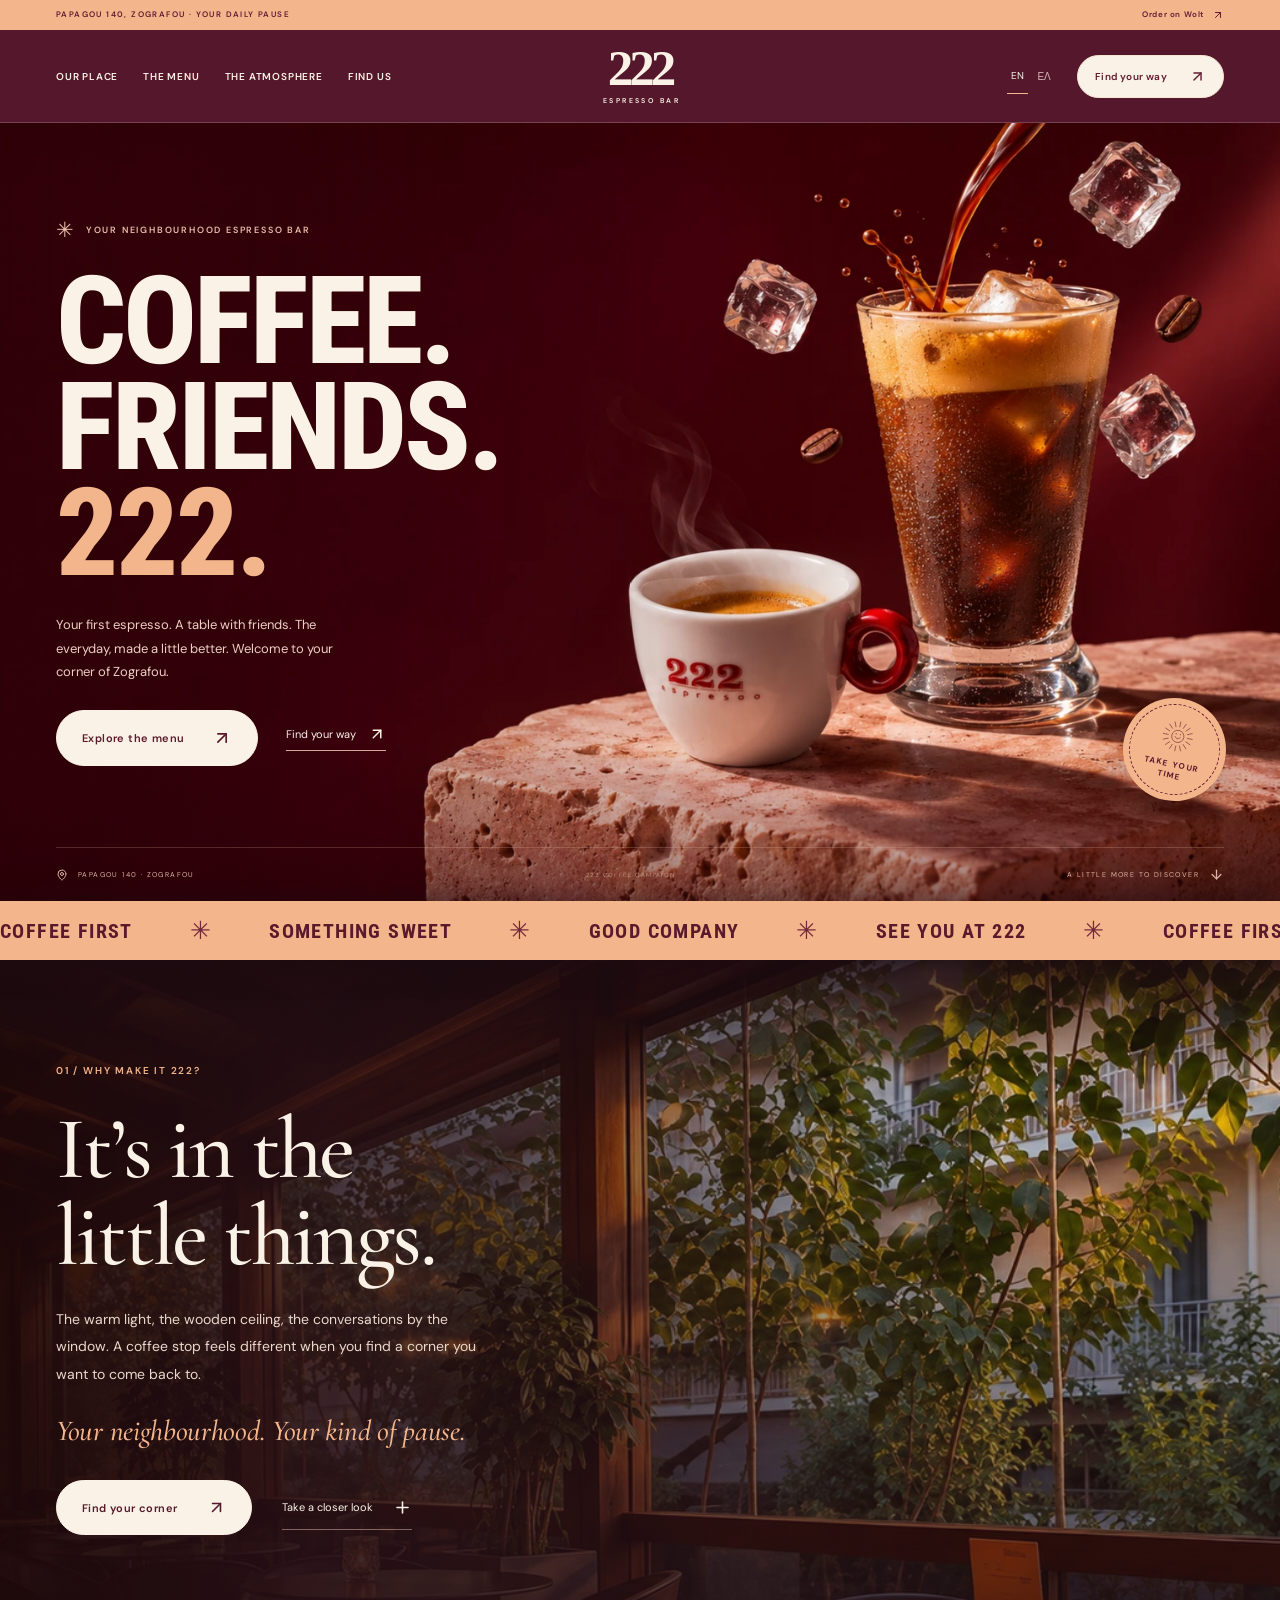
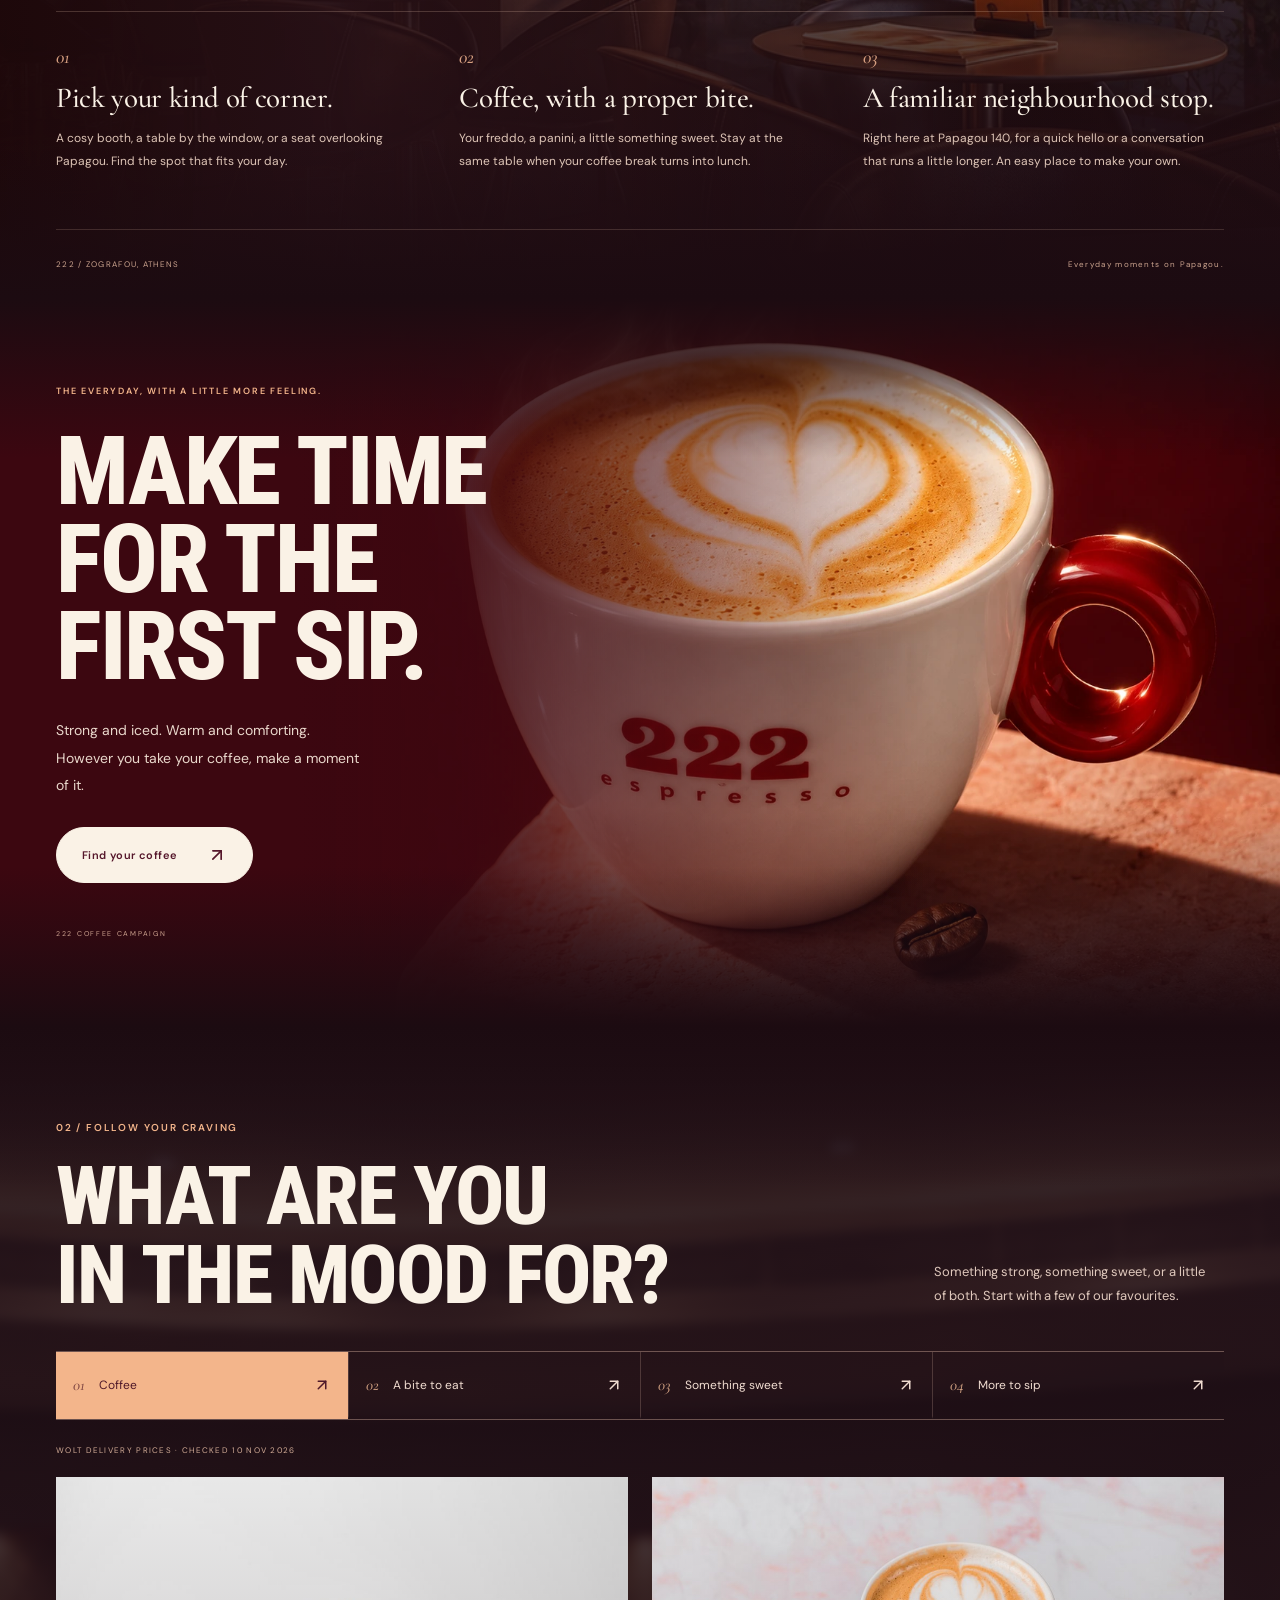
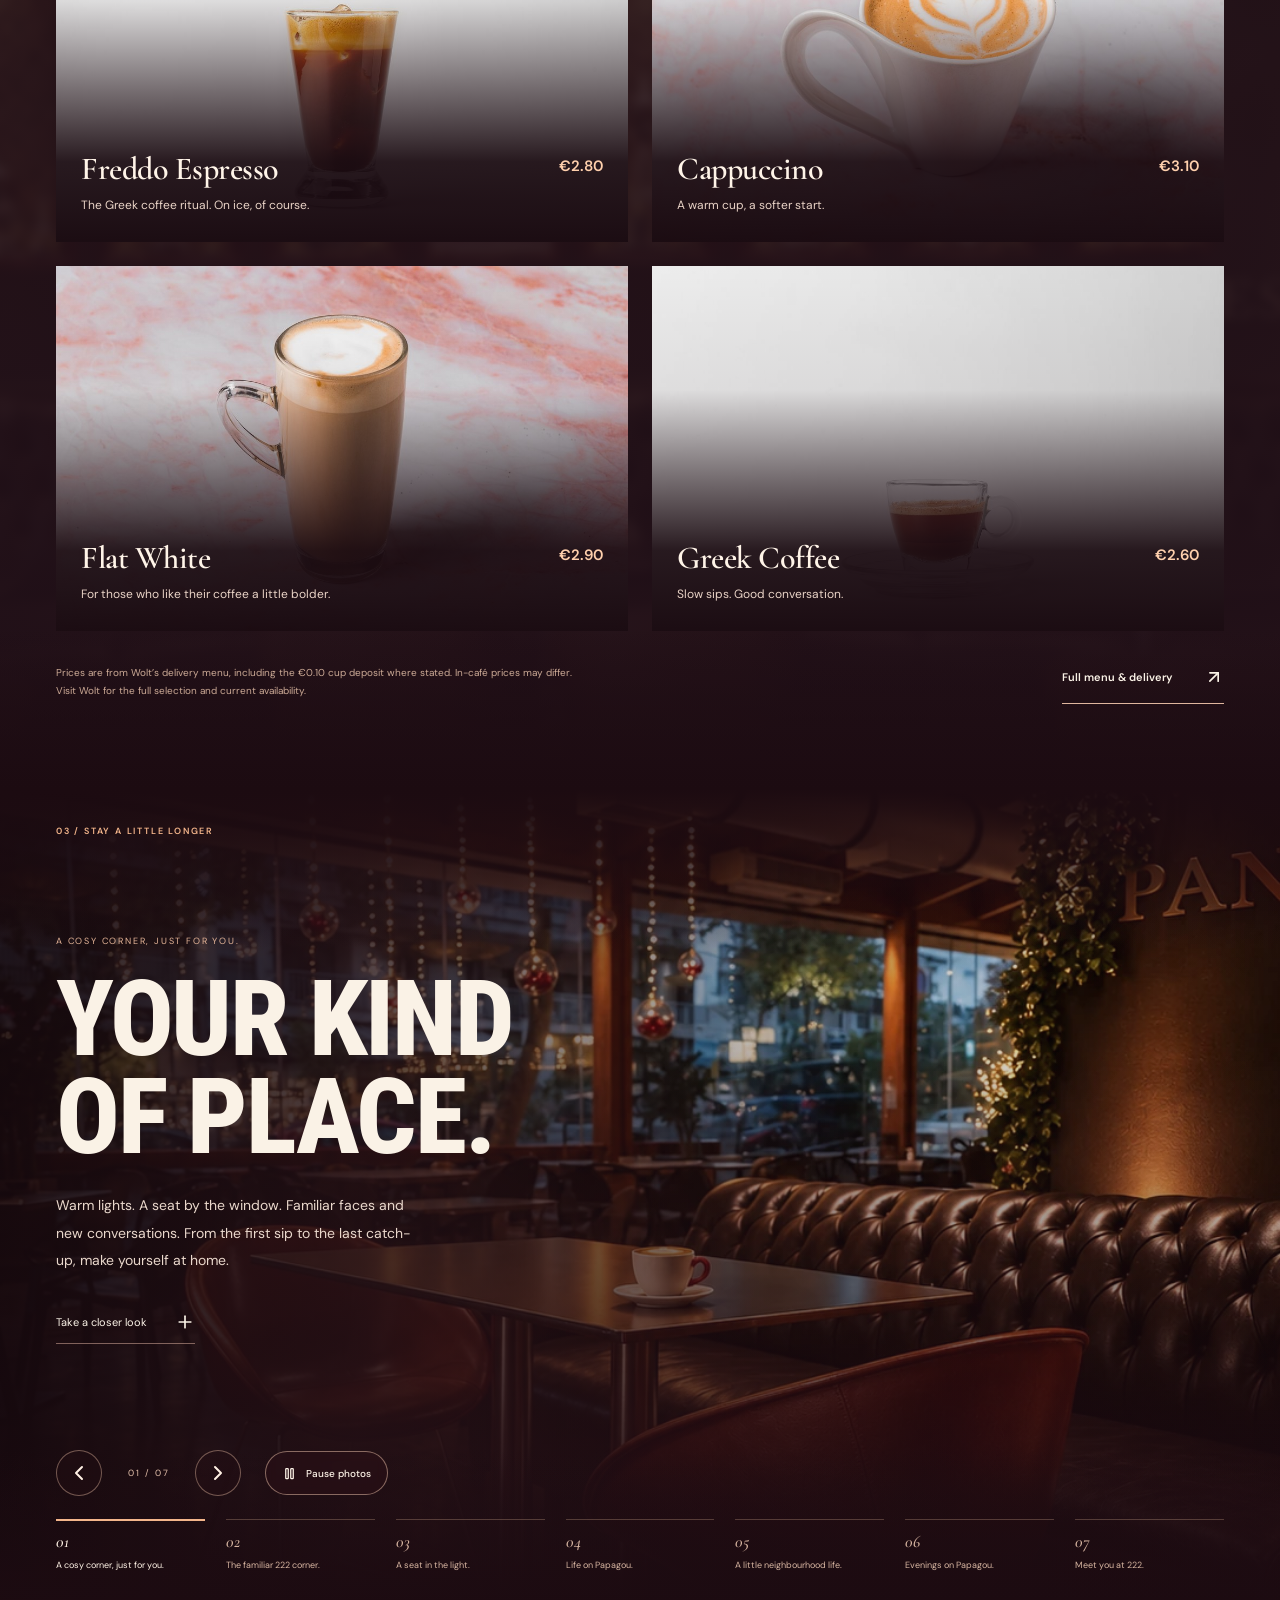
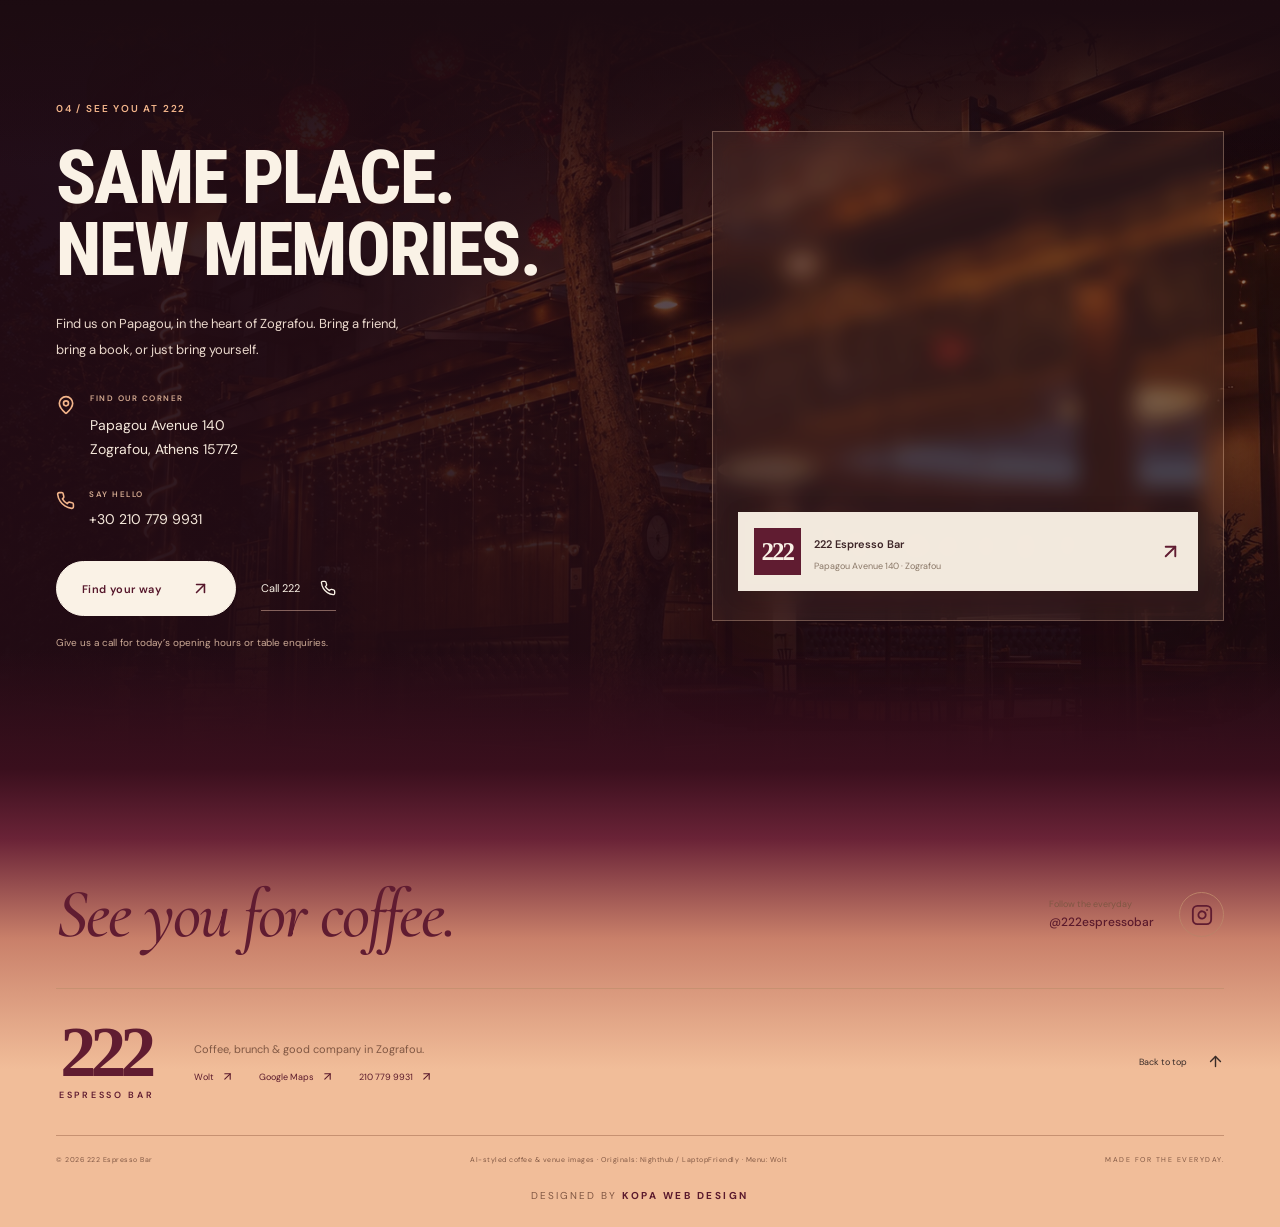
<file: erga/222/index.html>
<!doctype html>
<html lang="en">
  <head>
    <meta charset="UTF-8" />
    <meta name="viewport" content="width=device-width, initial-scale=1.0" />
    <meta name="theme-color" content="#6f242b" />
    <title>222 Espresso Bar</title>
    <meta name="description" content="Your daily pause in Zografou. Coffee, panini, something sweet and good company at 222 Espresso Bar, Papagou 140, Athens. Explore the menu and find your way." />
    <meta property="og:title" content="222 Espresso Bar — Your daily pause" />
    <meta property="og:description" content="Good coffee. Better company. Discover 222 Espresso Bar in Zografou, Athens." />
    <meta property="og:type" content="website" />
    <meta property="og:image" content="https://cafe-222-zografou.balancedpanda1.chatgpt.site/images/campaign-hero.webp" />
    <meta property="og:url" content="https://cafe-222-zografou.balancedpanda1.chatgpt.site" />
    <meta name="twitter:card" content="summary_large_image" />
    <link rel="canonical" href="https://cafe-222-zografou.balancedpanda1.chatgpt.site" />
    <link rel="icon" type="image/svg+xml" href="./favicon.svg" />
    <link rel="stylesheet" href="./fonts/fonts.css" />
    <script type="application/ld+json">{"@context":"https://schema.org","@type":"CafeOrCoffeeShop","name":"222 Espresso Bar","url":"https://cafe-222-zografou.balancedpanda1.chatgpt.site","image":"https://cafe-222-zografou.balancedpanda1.chatgpt.site/images/hero.jpg","telephone":"+302107799931","address":{"@type":"PostalAddress","streetAddress":"Leoforos Stratarchou Alexandrou Papagou 140","addressLocality":"Zografou, Athens","postalCode":"15772","addressCountry":"GR"},"hasMenu":"https://wolt.com/en/grc/athens/restaurant/222-espresso-bar","sameAs":["https://www.instagram.com/222espressobar/"]}</script>
    <script type="module" crossorigin src="./assets/index-DTHFP2WQ.js"></script>
    <link rel="stylesheet" crossorigin href="./assets/index-B934OaEE.css">
  </head>
  <body>
    <div id="root"><link rel="preload" as="image" href="./images/campaign-hero.webp" fetchPriority="high"/><link rel="preload" as="image" href="./images/venue-styled/interior.webp"/><div class="splash " aria-hidden="true"><div class="splash-inner"><svg class="splash-ring" viewBox="0 0 200 200"><circle cx="100" cy="100" r="92"></circle></svg><div class="splash-steam"><span></span><span></span><span></span></div><div class="splash-digits"><span>2</span><span>2</span><span>2</span></div><div class="splash-rule"></div><p class="splash-name">ESPRESSO BAR</p><p class="splash-place">ZOGRAFOU · ATHENS</p></div></div><div class="scroll-progress" aria-hidden="true"></div><a class="floating-order " href="https://wolt.com/en/grc/athens/restaurant/222-espresso-bar" target="_blank" rel="noopener noreferrer" tabindex="-1"><span class="floating-order-dot"></span>Order on Wolt<svg xmlns="http://www.w3.org/2000/svg" width="16" height="16" viewBox="0 0 24 24" fill="none" stroke="currentColor" stroke-width="2" stroke-linecap="round" stroke-linejoin="round" class="lucide lucide-arrow-up-right"><path d="M7 7h10v10"></path><path d="M7 17 17 7"></path></svg></a><a href="#main" class="skip-link">Skip to content</a><div class="brand-bar"><span>PAPAGOU 140, ZOGRAFOU · YOUR DAILY PAUSE</span><a href="https://wolt.com/en/grc/athens/restaurant/222-espresso-bar" target="_blank" rel="noopener noreferrer">Order on Wolt<svg xmlns="http://www.w3.org/2000/svg" width="12" height="12" viewBox="0 0 24 24" fill="none" stroke="currentColor" stroke-width="2" stroke-linecap="round" stroke-linejoin="round" class="lucide lucide-arrow-up-right"><path d="M7 7h10v10"></path><path d="M7 17 17 7"></path></svg></a></div><header class="header" id="top"><div class="header-inner"><a href="#top" class="logo " aria-label="222 Espresso Bar"><span>222</span><small>ESPRESSO BAR</small></a><nav class="desktop-nav" aria-label="Main navigation"><a href="#our-place">Our place</a><a href="#menu">The menu</a><a href="#atmosphere">The atmosphere</a><a href="#visit">Find us</a></nav><div class="header-actions"><div class="language-switch" aria-label="Language / Γλώσσα"><button aria-pressed="true">EN</button><button aria-pressed="false">ΕΛ</button></div><a class="button button-small header-directions" href="https://www.google.com/maps/dir/?api=1&amp;destination=222+Espresso+Bar+Papagou+140+Zografou+Athens" target="_blank" rel="noopener noreferrer">Find your way<svg xmlns="http://www.w3.org/2000/svg" width="17" height="17" viewBox="0 0 24 24" fill="none" stroke="currentColor" stroke-width="2" stroke-linecap="round" stroke-linejoin="round" class="lucide lucide-arrow-up-right"><path d="M7 7h10v10"></path><path d="M7 17 17 7"></path></svg></a><button class="mobile-toggle icon-button" aria-label="Open navigation" aria-expanded="false" aria-controls="mobile-nav"><svg xmlns="http://www.w3.org/2000/svg" width="24" height="24" viewBox="0 0 24 24" fill="none" stroke="currentColor" stroke-width="2" stroke-linecap="round" stroke-linejoin="round" class="lucide lucide-menu"><line x1="4" x2="20" y1="12" y2="12"></line><line x1="4" x2="20" y1="6" y2="6"></line><line x1="4" x2="20" y1="18" y2="18"></line></svg></button></div></div></header><main id="main"><section class="campaign-hero" aria-labelledby="hero-title"><img class="campaign-art" src="./images/campaign-hero.webp" alt="Creative 222 coffee campaign: a freddo espresso, a branded cup and suspended ice on pink stone" width="1672" height="941" fetchPriority="high"/><div class="campaign-shade"></div><div class="section-wrap campaign-content"><p class="eyebrow"><span class="small-star">✳</span>YOUR NEIGHBOURHOOD ESPRESSO BAR</p><h1 id="hero-title"><span>Coffee.</span><span>Friends.</span><em>222.</em></h1><p class="campaign-description">Your first espresso. A table with friends. The everyday, made a little better. Welcome to your corner of Zografou.</p><div class="campaign-actions"><a class="button" href="#menu">Explore the menu<svg xmlns="http://www.w3.org/2000/svg" width="20" height="20" viewBox="0 0 24 24" fill="none" stroke="currentColor" stroke-width="2" stroke-linecap="round" stroke-linejoin="round" class="lucide lucide-arrow-up-right"><path d="M7 7h10v10"></path><path d="M7 17 17 7"></path></svg></a><a class="campaign-visit" href="#visit">Find your way<svg xmlns="http://www.w3.org/2000/svg" width="18" height="18" viewBox="0 0 24 24" fill="none" stroke="currentColor" stroke-width="2" stroke-linecap="round" stroke-linejoin="round" class="lucide lucide-arrow-up-right"><path d="M7 7h10v10"></path><path d="M7 17 17 7"></path></svg></a></div></div><div class="campaign-stamp"><svg viewBox="0 0 100 100" fill="none" class="" aria-hidden="true"><circle cx="50" cy="50" r="17" stroke="currentColor" stroke-width="1.5"></circle><path d="M50 8V24" stroke="currentColor" stroke-width="1.5" transform="rotate(0 50 50)"></path><path d="M50 8V24" stroke="currentColor" stroke-width="1.5" transform="rotate(22.5 50 50)"></path><path d="M50 8V24" stroke="currentColor" stroke-width="1.5" transform="rotate(45 50 50)"></path><path d="M50 8V24" stroke="currentColor" stroke-width="1.5" transform="rotate(67.5 50 50)"></path><path d="M50 8V24" stroke="currentColor" stroke-width="1.5" transform="rotate(90 50 50)"></path><path d="M50 8V24" stroke="currentColor" stroke-width="1.5" transform="rotate(112.5 50 50)"></path><path d="M50 8V24" stroke="currentColor" stroke-width="1.5" transform="rotate(135 50 50)"></path><path d="M50 8V24" stroke="currentColor" stroke-width="1.5" transform="rotate(157.5 50 50)"></path><path d="M50 8V24" stroke="currentColor" stroke-width="1.5" transform="rotate(180 50 50)"></path><path d="M50 8V24" stroke="currentColor" stroke-width="1.5" transform="rotate(202.5 50 50)"></path><path d="M50 8V24" stroke="currentColor" stroke-width="1.5" transform="rotate(225 50 50)"></path><path d="M50 8V24" stroke="currentColor" stroke-width="1.5" transform="rotate(247.5 50 50)"></path><path d="M50 8V24" stroke="currentColor" stroke-width="1.5" transform="rotate(270 50 50)"></path><path d="M50 8V24" stroke="currentColor" stroke-width="1.5" transform="rotate(292.5 50 50)"></path><path d="M50 8V24" stroke="currentColor" stroke-width="1.5" transform="rotate(315 50 50)"></path><path d="M50 8V24" stroke="currentColor" stroke-width="1.5" transform="rotate(337.5 50 50)"></path><path d="M42 51c5 7 11 7 16 0" stroke="currentColor" stroke-width="1.5"></path><circle cx="44" cy="44" r="1.5" fill="currentColor"></circle><circle cx="56" cy="44" r="1.5" fill="currentColor"></circle></svg><span>TAKE YOUR<br/>TIME</span></div><div class="section-wrap campaign-bottom"><a href="#visit"><svg xmlns="http://www.w3.org/2000/svg" width="12" height="12" viewBox="0 0 24 24" fill="none" stroke="currentColor" stroke-width="2" stroke-linecap="round" stroke-linejoin="round" class="lucide lucide-map-pin"><path d="M20 10c0 4.993-5.539 10.193-7.399 11.799a1 1 0 0 1-1.202 0C9.539 20.193 4 14.993 4 10a8 8 0 0 1 16 0"></path><circle cx="12" cy="10" r="3"></circle></svg>PAPAGOU 140 · ZOGRAFOU</a><span>222 COFFEE CAMPAIGN</span><a href="#our-place">A LITTLE MORE TO DISCOVER<svg xmlns="http://www.w3.org/2000/svg" width="15" height="15" viewBox="0 0 24 24" fill="none" stroke="currentColor" stroke-width="2" stroke-linecap="round" stroke-linejoin="round" class="lucide lucide-arrow-down"><path d="M12 5v14"></path><path d="m19 12-7 7-7-7"></path></svg></a></div></section><div class="ticker" aria-label="COFFEE FIRST · SOMETHING SWEET · GOOD COMPANY · SEE YOU AT 222"><div class="ticker-track" aria-hidden="true"><div class="ticker-group"><span>COFFEE FIRST<span class="ticker-star">✳</span></span><span>SOMETHING SWEET<span class="ticker-star">✳</span></span><span>GOOD COMPANY<span class="ticker-star">✳</span></span><span>SEE YOU AT 222<span class="ticker-star">✳</span></span></div><div class="ticker-group"><span>COFFEE FIRST<span class="ticker-star">✳</span></span><span>SOMETHING SWEET<span class="ticker-star">✳</span></span><span>GOOD COMPANY<span class="ticker-star">✳</span></span><span>SEE YOU AT 222<span class="ticker-star">✳</span></span></div></div></div><section class="ambient-scene ambient-story" id="our-place" aria-labelledby="story-title"><img class="ambient-background story-scene-image" src="./images/venue-styled/window-seats.webp" alt="Window tables and greenery beside the glass frontage at 222 — cinematic interpretation based on the original venue photograph" width="1600" height="752" loading="lazy"/><div class="ambient-shade"></div><div class="section-wrap ambient-story-content"><p class="eyebrow">01 / WHY MAKE IT 222?</p><h2 id="story-title">It’s in the little things.</h2><p class="ambient-lead">The warm light, the wooden ceiling, the conversations by the window. A coffee stop feels different when you find a corner you want to come back to.</p><p class="ambient-script">Your neighbourhood. Your kind of pause.</p><div class="ambient-actions"><a class="button" href="#atmosphere">Find your corner<svg xmlns="http://www.w3.org/2000/svg" width="19" height="19" viewBox="0 0 24 24" fill="none" stroke="currentColor" stroke-width="2" stroke-linecap="round" stroke-linejoin="round" class="lucide lucide-arrow-up-right"><path d="M7 7h10v10"></path><path d="M7 17 17 7"></path></svg></a><button class="ambient-link story-gallery-open">Take a closer look<svg xmlns="http://www.w3.org/2000/svg" width="19" height="19" viewBox="0 0 24 24" fill="none" stroke="currentColor" stroke-width="2" stroke-linecap="round" stroke-linejoin="round" class="lucide lucide-plus"><path d="M5 12h14"></path><path d="M12 5v14"></path></svg></button></div></div><ol class="section-wrap ambient-reasons"><li><span class="reason-index">0<!-- -->1</span><h3>Pick your kind of corner.</h3><p>A cosy booth, a table by the window, or a seat overlooking Papagou. Find the spot that fits your day.</p></li><li><span class="reason-index">0<!-- -->2</span><h3>Coffee, with a proper bite.</h3><p>Your freddo, a panini, a little something sweet. Stay at the same table when your coffee break turns into lunch.</p></li><li><span class="reason-index">0<!-- -->3</span><h3>A familiar neighbourhood stop.</h3><p>Right here at Papagou 140, for a quick hello or a conversation that runs a little longer. An easy place to make your own.</p></li></ol><div class="section-wrap ambient-scene-foot"><span>222 / <!-- -->ZOGRAFOU, ATHENS</span><span>Everyday moments on Papagou.</span></div></section><section class="ambient-scene ambient-coffee" aria-labelledby="interlude-title"><img class="ambient-background" src="./images/campaign-detail.webp" alt="Creative coffee campaign close-up of a 222 cappuccino with latte art and steam" width="1254" height="1254" loading="lazy"/><div class="ambient-shade"></div><div class="section-wrap ambient-coffee-content"><p class="eyebrow">THE EVERYDAY, WITH A LITTLE MORE FEELING.</p><h2 id="interlude-title"><span>Make time</span><span>for the</span><span>first sip.</span></h2><p class="ambient-lead">Strong and iced. Warm and comforting. However you take your coffee, make a moment of it.</p><a class="button" href="#menu">Find your coffee<svg xmlns="http://www.w3.org/2000/svg" width="20" height="20" viewBox="0 0 24 24" fill="none" stroke="currentColor" stroke-width="2" stroke-linecap="round" stroke-linejoin="round" class="lucide lucide-arrow-up-right"><path d="M7 7h10v10"></path><path d="M7 17 17 7"></path></svg></a><small>222 COFFEE CAMPAIGN</small></div></section><section class="ambient-scene ambient-menu" id="menu" aria-labelledby="menu-title"><img class="ambient-background" src="./images/venue-styled/booths.webp" alt="222 Espresso wall lettering above the upholstered booth seating — cinematic interpretation based on the original venue photograph" width="1448" height="1086" loading="lazy"/><div class="ambient-menu-shade"></div><div class="section-wrap ambient-menu-content"><div class="section-heading"><div><p class="eyebrow">02 / FOLLOW YOUR CRAVING</p><h2 id="menu-title"><span>What are you</span><span>in the mood for?</span></h2></div><p>Something strong, something sweet, or a little of both. Start with a few of our favourites.</p></div><div class="menu-tabs" role="tablist" aria-label="Menu categories"><button role="tab" id="menu-tab-0" aria-controls="menu-panel" aria-selected="true" tabindex="0"><span class="tab-number">0<!-- -->1</span>Coffee<svg xmlns="http://www.w3.org/2000/svg" width="18" height="18" viewBox="0 0 24 24" fill="none" stroke="currentColor" stroke-width="2" stroke-linecap="round" stroke-linejoin="round" class="lucide lucide-arrow-up-right"><path d="M7 7h10v10"></path><path d="M7 17 17 7"></path></svg></button><button role="tab" id="menu-tab-1" aria-controls="menu-panel" aria-selected="false" tabindex="-1"><span class="tab-number">0<!-- -->2</span>A bite to eat<svg xmlns="http://www.w3.org/2000/svg" width="18" height="18" viewBox="0 0 24 24" fill="none" stroke="currentColor" stroke-width="2" stroke-linecap="round" stroke-linejoin="round" class="lucide lucide-arrow-up-right"><path d="M7 7h10v10"></path><path d="M7 17 17 7"></path></svg></button><button role="tab" id="menu-tab-2" aria-controls="menu-panel" aria-selected="false" tabindex="-1"><span class="tab-number">0<!-- -->3</span>Something sweet<svg xmlns="http://www.w3.org/2000/svg" width="18" height="18" viewBox="0 0 24 24" fill="none" stroke="currentColor" stroke-width="2" stroke-linecap="round" stroke-linejoin="round" class="lucide lucide-arrow-up-right"><path d="M7 7h10v10"></path><path d="M7 17 17 7"></path></svg></button><button role="tab" id="menu-tab-3" aria-controls="menu-panel" aria-selected="false" tabindex="-1"><span class="tab-number">0<!-- -->4</span>More to sip<svg xmlns="http://www.w3.org/2000/svg" width="18" height="18" viewBox="0 0 24 24" fill="none" stroke="currentColor" stroke-width="2" stroke-linecap="round" stroke-linejoin="round" class="lucide lucide-arrow-up-right"><path d="M7 7h10v10"></path><path d="M7 17 17 7"></path></svg></button></div><p class="menu-price-basis">WOLT DELIVERY PRICES · CHECKED 10 NOV 2026</p><div id="menu-panel" class="menu-card-grid " role="tabpanel" aria-labelledby="menu-tab-0" tabindex="0"><article class="menu-card"><div class="menu-card-image"><img src="./images/menu/freddo-espresso.jpg" alt="Freddo Espresso — 222 Espresso Bar" width="1200" height="675" loading="lazy"/></div><div class="menu-card-scrim"></div><div class="menu-card-copy"><div class="menu-card-heading"><h3>Freddo Espresso</h3><data class="menu-card-price" value="2.80">€2.80</data></div><p>The Greek coffee ritual. On ice, of course.</p></div></article><article class="menu-card"><div class="menu-card-image"><img src="./images/menu/cappuccino.jpg" alt="Cappuccino — 222 Espresso Bar" width="1200" height="675" loading="lazy"/></div><div class="menu-card-scrim"></div><div class="menu-card-copy"><div class="menu-card-heading"><h3>Cappuccino</h3><data class="menu-card-price" value="3.10">€3.10</data></div><p>A warm cup, a softer start.</p></div></article><article class="menu-card"><div class="menu-card-image"><img src="./images/menu/flat-white.jpg" alt="Flat White — 222 Espresso Bar" width="1200" height="675" loading="lazy"/></div><div class="menu-card-scrim"></div><div class="menu-card-copy"><div class="menu-card-heading"><h3>Flat White</h3><data class="menu-card-price" value="2.90">€2.90</data></div><p>For those who like their coffee a little bolder.</p></div></article><article class="menu-card"><div class="menu-card-image"><img src="./images/menu/greek-coffee.jpg" alt="Greek Coffee — 222 Espresso Bar" width="1200" height="675" loading="lazy"/></div><div class="menu-card-scrim"></div><div class="menu-card-copy"><div class="menu-card-heading"><h3>Greek Coffee</h3><data class="menu-card-price" value="2.60">€2.60</data></div><p>Slow sips. Good conversation.</p></div></article></div><div class="menu-bottom"><p>Prices are from Wolt’s delivery menu, including the €0.10 cup deposit where stated. In-café prices may differ. Visit Wolt for the full selection and current availability.</p><a class="text-link" href="https://wolt.com/en/grc/athens/restaurant/222-espresso-bar" target="_blank" rel="noopener noreferrer">Full menu &amp; delivery<svg xmlns="http://www.w3.org/2000/svg" width="20" height="20" viewBox="0 0 24 24" fill="none" stroke="currentColor" stroke-width="2" stroke-linecap="round" stroke-linejoin="round" class="lucide lucide-arrow-up-right"><path d="M7 7h10v10"></path><path d="M7 17 17 7"></path></svg></a></div></div></section><section class="ambient-scene ambient-space" id="atmosphere" aria-labelledby="space-title" aria-roledescription="photo carousel"><img class="ambient-background venue-backdrop space-scene-image is-current" src="./images/venue-styled/interior.webp" alt="Warm seating, amber lamps and wooden ceiling inside 222 Espresso Bar — cinematic interpretation based on the original venue photograph" aria-hidden="false" width="1600" height="1200" loading="lazy" decoding="async"/><img class="ambient-background venue-backdrop space-scene-image " src="./images/venue-styled/terrace.webp" alt="" aria-hidden="true" width="1600" height="1200" loading="lazy" decoding="async"/><img class="ambient-background venue-backdrop space-scene-image " src="./images/venue-styled/exterior.webp" alt="" aria-hidden="true" width="1600" height="1200" loading="lazy" decoding="async"/><img class="ambient-background venue-backdrop space-scene-image " src="./images/venue-styled/booths.webp" alt="" aria-hidden="true" width="1600" height="1200" loading="lazy" decoding="async"/><img class="ambient-background venue-backdrop space-scene-image " src="./images/venue-styled/window-seats.webp" alt="" aria-hidden="true" width="1600" height="1200" loading="lazy" decoding="async"/><img class="ambient-background venue-backdrop space-scene-image " src="./images/venue-styled/outdoor-tables.webp" alt="" aria-hidden="true" width="1600" height="1200" loading="lazy" decoding="async"/><img class="ambient-background venue-backdrop space-scene-image " src="./images/venue-styled/neighbourhood.webp" alt="" aria-hidden="true" width="1600" height="1200" loading="lazy" decoding="async"/><div class="ambient-shade"></div><div class="section-wrap ambient-space-top"><p class="eyebrow">03 / STAY A LITTLE LONGER</p></div><div class="section-wrap ambient-space-content"><p class="ambient-location" aria-live="polite">A cosy corner, just for you.</p><h2 id="space-title"><span>Your kind</span><span>of place.</span></h2><p class="ambient-lead">Warm lights. A seat by the window. Familiar faces and new conversations. From the first sip to the last catch-up, make yourself at home.</p><button class="ambient-link space-gallery-open">Take a closer look<svg xmlns="http://www.w3.org/2000/svg" width="20" height="20" viewBox="0 0 24 24" fill="none" stroke="currentColor" stroke-width="2" stroke-linecap="round" stroke-linejoin="round" class="lucide lucide-plus"><path d="M5 12h14"></path><path d="M12 5v14"></path></svg></button></div><div class="section-wrap ambient-space-bottom"><div class="space-scene-controls"><button class="icon-button" aria-label="Previous photo"><svg xmlns="http://www.w3.org/2000/svg" width="24" height="24" viewBox="0 0 24 24" fill="none" stroke="currentColor" stroke-width="2" stroke-linecap="round" stroke-linejoin="round" class="lucide lucide-chevron-left"><path d="m15 18-6-6 6-6"></path></svg></button><span>01<!-- --> / <!-- -->07</span><button class="icon-button" aria-label="Next photo"><svg xmlns="http://www.w3.org/2000/svg" width="24" height="24" viewBox="0 0 24 24" fill="none" stroke="currentColor" stroke-width="2" stroke-linecap="round" stroke-linejoin="round" class="lucide lucide-chevron-right"><path d="m9 18 6-6-6-6"></path></svg></button><button type="button" class="scene-playback" aria-label="Play photos" data-playing="false"><svg xmlns="http://www.w3.org/2000/svg" width="15" height="15" viewBox="0 0 24 24" fill="none" stroke="currentColor" stroke-width="2" stroke-linecap="round" stroke-linejoin="round" class="lucide lucide-play"><polygon points="6 3 20 12 6 21 6 3"></polygon></svg><span>Play photos</span></button></div><div class="space-scene-selectors" role="group" aria-label="Choose a corner of 222"><button aria-label="1. A cosy corner, just for you." aria-pressed="true"><span>01</span><span>A cosy corner, just for you.</span></button><button aria-label="2. The familiar 222 corner." aria-pressed="false"><span>02</span><span>The familiar 222 corner.</span></button><button aria-label="3. A seat in the light." aria-pressed="false"><span>03</span><span>A seat in the light.</span></button><button aria-label="4. Life on Papagou." aria-pressed="false"><span>04</span><span>Life on Papagou.</span></button><button aria-label="5. A little neighbourhood life." aria-pressed="false"><span>05</span><span>A little neighbourhood life.</span></button><button aria-label="6. Evenings on Papagou." aria-pressed="false"><span>06</span><span>Evenings on Papagou.</span></button><button aria-label="7. Meet you at 222." aria-pressed="false"><span>07</span><span>Meet you at 222.</span></button></div></div></section><section class="ambient-scene ambient-visit" id="visit" aria-labelledby="visit-title"><img class="ambient-background" src="./images/venue-styled/exterior.webp" alt="222 Espresso Bar exterior and entrance after dark — cinematic interpretation based on the original venue photograph" width="1448" height="1086" loading="lazy"/><div class="ambient-shade"></div><div class="section-wrap ambient-visit-content"><div class="ambient-visit-copy"><p class="eyebrow">04 / SEE YOU AT 222</p><h2 id="visit-title"><span>Same place.</span><span>New memories.</span></h2><p class="ambient-lead">Find us on Papagou, in the heart of Zografou. Bring a friend, bring a book, or just bring yourself.</p><div class="contact-details"><div><svg xmlns="http://www.w3.org/2000/svg" width="20" height="20" viewBox="0 0 24 24" fill="none" stroke="currentColor" stroke-width="2" stroke-linecap="round" stroke-linejoin="round" class="lucide lucide-map-pin"><path d="M20 10c0 4.993-5.539 10.193-7.399 11.799a1 1 0 0 1-1.202 0C9.539 20.193 4 14.993 4 10a8 8 0 0 1 16 0"></path><circle cx="12" cy="10" r="3"></circle></svg><div><span class="eyebrow">FIND OUR CORNER</span><address>Papagou Avenue 140<br/>Zografou, Athens 15772</address></div></div><div><svg xmlns="http://www.w3.org/2000/svg" width="19" height="19" viewBox="0 0 24 24" fill="none" stroke="currentColor" stroke-width="2" stroke-linecap="round" stroke-linejoin="round" class="lucide lucide-phone"><path d="M22 16.92v3a2 2 0 0 1-2.18 2 19.79 19.79 0 0 1-8.63-3.07 19.5 19.5 0 0 1-6-6 19.79 19.79 0 0 1-3.07-8.67A2 2 0 0 1 4.11 2h3a2 2 0 0 1 2 1.72 12.84 12.84 0 0 0 .7 2.81 2 2 0 0 1-.45 2.11L8.09 9.91a16 16 0 0 0 6 6l1.27-1.27a2 2 0 0 1 2.11-.45 12.84 12.84 0 0 0 2.81.7A2 2 0 0 1 22 16.92z"></path></svg><div><span class="eyebrow">SAY HELLO</span><a href="tel:+302107799931">+30 210 779 9931</a></div></div></div><div class="visit-actions"><a href="https://www.google.com/maps/dir/?api=1&amp;destination=222+Espresso+Bar+Papagou+140+Zografou+Athens" target="_blank" rel="noopener noreferrer" class="button">Find your way<svg xmlns="http://www.w3.org/2000/svg" width="19" height="19" viewBox="0 0 24 24" fill="none" stroke="currentColor" stroke-width="2" stroke-linecap="round" stroke-linejoin="round" class="lucide lucide-arrow-up-right"><path d="M7 7h10v10"></path><path d="M7 17 17 7"></path></svg></a><a class="ambient-link" href="tel:+302107799931">Call 222<svg xmlns="http://www.w3.org/2000/svg" width="16" height="16" viewBox="0 0 24 24" fill="none" stroke="currentColor" stroke-width="2" stroke-linecap="round" stroke-linejoin="round" class="lucide lucide-phone"><path d="M22 16.92v3a2 2 0 0 1-2.18 2 19.79 19.79 0 0 1-8.63-3.07 19.5 19.5 0 0 1-6-6 19.79 19.79 0 0 1-3.07-8.67A2 2 0 0 1 4.11 2h3a2 2 0 0 1 2 1.72 12.84 12.84 0 0 0 .7 2.81 2 2 0 0 1-.45 2.11L8.09 9.91a16 16 0 0 0 6 6l1.27-1.27a2 2 0 0 1 2.11-.45 12.84 12.84 0 0 0 2.81.7A2 2 0 0 1 22 16.92z"></path></svg></a></div><p class="hours-note">Give us a call for today’s opening hours or table enquiries.</p></div><div class="ambient-map"><iframe title="Map showing 222 Espresso Bar on Papagou 140, Zografou" src="https://maps.google.com/maps?q=222%20Espresso%20Bar%20Papagou%20140%20Zografou&amp;t=&amp;z=16&amp;ie=UTF8&amp;iwloc=&amp;output=embed" width="600" height="570" loading="lazy" referrerPolicy="no-referrer-when-downgrade" allowFullScreen=""></iframe><a class="map-card" href="https://www.google.com/maps/dir/?api=1&amp;destination=222+Espresso+Bar+Papagou+140+Zografou+Athens" target="_blank" rel="noopener noreferrer"><div class="map-mark">222</div><div><strong>222 Espresso Bar</strong><span>Papagou Avenue 140<!-- --> · <!-- -->Zografou</span></div><svg xmlns="http://www.w3.org/2000/svg" width="23" height="23" viewBox="0 0 24 24" fill="none" stroke="currentColor" stroke-width="2" stroke-linecap="round" stroke-linejoin="round" class="lucide lucide-arrow-up-right"><path d="M7 7h10v10"></path><path d="M7 17 17 7"></path></svg></a></div></div></section></main><footer class="footer"><div class="section-wrap"><div class="footer-top"><h2>See you for coffee.</h2><a href="https://www.instagram.com/222espressobar/" target="_blank" rel="noopener noreferrer" class="footer-social"><span>Follow the everyday<strong>@222espressobar</strong></span><span class="round-link"><svg xmlns="http://www.w3.org/2000/svg" width="22" height="22" viewBox="0 0 24 24" fill="none" stroke="currentColor" stroke-width="2" stroke-linecap="round" stroke-linejoin="round" class="lucide lucide-instagram"><rect width="20" height="20" x="2" y="2" rx="5" ry="5"></rect><path d="M16 11.37A4 4 0 1 1 12.63 8 4 4 0 0 1 16 11.37z"></path><line x1="17.5" x2="17.51" y1="6.5" y2="6.5"></line></svg></span></a></div><div class="footer-main"><a href="#top" class="logo logo-footer" aria-label="222 Espresso Bar"><span>222</span><small>ESPRESSO BAR</small></a><div><p>Coffee, brunch &amp; good company in Zografou.</p><div class="footer-links"><a href="https://wolt.com/en/grc/athens/restaurant/222-espresso-bar" target="_blank" rel="noopener noreferrer">Wolt<svg xmlns="http://www.w3.org/2000/svg" width="13" height="13" viewBox="0 0 24 24" fill="none" stroke="currentColor" stroke-width="2" stroke-linecap="round" stroke-linejoin="round" class="lucide lucide-arrow-up-right"><path d="M7 7h10v10"></path><path d="M7 17 17 7"></path></svg></a><a href="https://www.google.com/maps/dir/?api=1&amp;destination=222+Espresso+Bar+Papagou+140+Zografou+Athens" target="_blank" rel="noopener noreferrer">Google Maps<svg xmlns="http://www.w3.org/2000/svg" width="13" height="13" viewBox="0 0 24 24" fill="none" stroke="currentColor" stroke-width="2" stroke-linecap="round" stroke-linejoin="round" class="lucide lucide-arrow-up-right"><path d="M7 7h10v10"></path><path d="M7 17 17 7"></path></svg></a><a href="tel:+302107799931">210 779 9931<svg xmlns="http://www.w3.org/2000/svg" width="13" height="13" viewBox="0 0 24 24" fill="none" stroke="currentColor" stroke-width="2" stroke-linecap="round" stroke-linejoin="round" class="lucide lucide-arrow-up-right"><path d="M7 7h10v10"></path><path d="M7 17 17 7"></path></svg></a></div></div><a class="back-top" href="#top">Back to top<svg xmlns="http://www.w3.org/2000/svg" width="17" height="17" viewBox="0 0 24 24" fill="none" stroke="currentColor" stroke-width="2" stroke-linecap="round" stroke-linejoin="round" class="lucide lucide-arrow-up"><path d="m5 12 7-7 7 7"></path><path d="M12 19V5"></path></svg></a></div><div class="footer-bottom"><span>© <!-- -->2026<!-- --> 222 Espresso Bar</span><span>AI-styled coffee &amp; venue images · Originals: Nighthub / LaptopFriendly · Menu: Wolt</span><span>MADE FOR THE EVERYDAY.</span></div><p class="ak-credit">Designed by <a href="https://kopa-websites.com/" target="_blank" rel="noopener" style="color:inherit"><strong>KOPA Web Design</strong></a></p></div></footer><dialog class="gallery-dialog" aria-labelledby="gallery-title"><div class="gallery-top"><p id="gallery-title">222 / <!-- -->A little look around</p><button class="icon-button gallery-close" aria-label="Close gallery" autofocus=""><svg xmlns="http://www.w3.org/2000/svg" width="25" height="25" viewBox="0 0 24 24" fill="none" stroke="currentColor" stroke-width="2" stroke-linecap="round" stroke-linejoin="round" class="lucide lucide-x"><path d="M18 6 6 18"></path><path d="m6 6 12 12"></path></svg></button></div><div class="gallery-image"><img src="./images/venue-styled/interior.webp" alt="Warm seating, amber lamps and wooden ceiling inside 222 Espresso Bar — cinematic interpretation based on the original venue photograph"/></div><p class="gallery-caption">A cosy corner, just for you.</p><div class="gallery-controls"><button class="icon-button" aria-label="Previous photo"><svg xmlns="http://www.w3.org/2000/svg" width="24" height="24" viewBox="0 0 24 24" fill="none" stroke="currentColor" stroke-width="2" stroke-linecap="round" stroke-linejoin="round" class="lucide lucide-chevron-left"><path d="m15 18-6-6 6-6"></path></svg></button><span>01<!-- --> / <!-- -->07</span><button class="icon-button" aria-label="Next photo"><svg xmlns="http://www.w3.org/2000/svg" width="24" height="24" viewBox="0 0 24 24" fill="none" stroke="currentColor" stroke-width="2" stroke-linecap="round" stroke-linejoin="round" class="lucide lucide-chevron-right"><path d="m9 18 6-6-6-6"></path></svg></button></div></dialog></div>
  </body>
</html>
</file>
<file: erga/222/fonts/fonts.css>
/* Self-hosted Google Fonts. See FONT-SOURCES.md and the included OFL licenses. */

/* Cormorant Garamond — latin-ext */
@font-face {
  font-family: 'Cormorant Garamond';
  font-style: italic;
  font-weight: 500 600;
  font-display: swap;
  src: url(./cormorant-garamond-italic-latin-ext.woff2) format('woff2');
  unicode-range: U+0100-02BA, U+02BD-02C5, U+02C7-02CC, U+02CE-02D7, U+02DD-02FF, U+0304, U+0308, U+0329, U+1D00-1DBF, U+1E00-1E9F, U+1EF2-1EFF, U+2020, U+20A0-20AB, U+20AD-20C4, U+2113, U+2C60-2C7F, U+A720-A7FF;
}

/* Cormorant Garamond — latin */
@font-face {
  font-family: 'Cormorant Garamond';
  font-style: italic;
  font-weight: 500 600;
  font-display: swap;
  src: url(./cormorant-garamond-italic-latin.woff2) format('woff2');
  unicode-range: U+0000-00FF, U+0131, U+0152-0153, U+02BB-02BC, U+02C6, U+02DA, U+02DC, U+0304, U+0308, U+0329, U+2000-206F, U+20AC, U+2122, U+2191, U+2193, U+2212, U+2215, U+FEFF, U+FFFD;
}

/* Cormorant Garamond — latin-ext */
@font-face {
  font-family: 'Cormorant Garamond';
  font-style: normal;
  font-weight: 500 700;
  font-display: swap;
  src: url(./cormorant-garamond-normal-latin-ext.woff2) format('woff2');
  unicode-range: U+0100-02BA, U+02BD-02C5, U+02C7-02CC, U+02CE-02D7, U+02DD-02FF, U+0304, U+0308, U+0329, U+1D00-1DBF, U+1E00-1E9F, U+1EF2-1EFF, U+2020, U+20A0-20AB, U+20AD-20C4, U+2113, U+2C60-2C7F, U+A720-A7FF;
}

/* Cormorant Garamond — latin */
@font-face {
  font-family: 'Cormorant Garamond';
  font-style: normal;
  font-weight: 500 700;
  font-display: swap;
  src: url(./cormorant-garamond-normal-latin.woff2) format('woff2');
  unicode-range: U+0000-00FF, U+0131, U+0152-0153, U+02BB-02BC, U+02C6, U+02DA, U+02DC, U+0304, U+0308, U+0329, U+2000-206F, U+20AC, U+2122, U+2191, U+2193, U+2212, U+2215, U+FEFF, U+FFFD;
}

/* DM Sans — latin-ext */
@font-face {
  font-family: 'DM Sans';
  font-style: normal;
  font-weight: 400 700;
  font-display: swap;
  src: url(./dm-sans-normal-latin-ext.woff2) format('woff2');
  unicode-range: U+0100-02BA, U+02BD-02C5, U+02C7-02CC, U+02CE-02D7, U+02DD-02FF, U+0304, U+0308, U+0329, U+1D00-1DBF, U+1E00-1E9F, U+1EF2-1EFF, U+2020, U+20A0-20AB, U+20AD-20C4, U+2113, U+2C60-2C7F, U+A720-A7FF;
}

/* DM Sans — latin */
@font-face {
  font-family: 'DM Sans';
  font-style: normal;
  font-weight: 400 700;
  font-display: swap;
  src: url(./dm-sans-normal-latin.woff2) format('woff2');
  unicode-range: U+0000-00FF, U+0131, U+0152-0153, U+02BB-02BC, U+02C6, U+02DA, U+02DC, U+0304, U+0308, U+0329, U+2000-206F, U+20AC, U+2122, U+2191, U+2193, U+2212, U+2215, U+FEFF, U+FFFD;
}

/* GFS Didot — greek-ext */
@font-face {
  font-family: 'GFS Didot';
  font-style: normal;
  font-weight: 400;
  font-display: swap;
  src: url(./gfs-didot-normal-greek-ext.woff2) format('woff2');
  unicode-range: U+1F00-1FFF;
}

/* GFS Didot — greek */
@font-face {
  font-family: 'GFS Didot';
  font-style: normal;
  font-weight: 400;
  font-display: swap;
  src: url(./gfs-didot-normal-greek.woff2) format('woff2');
  unicode-range: U+0370-0377, U+037A-037F, U+0384-038A, U+038C, U+038E-03A1, U+03A3-03FF;
}


/* Roboto Condensed — greek-ext */
@font-face {
  font-family: 'Roboto Condensed';
  font-style: normal;
  font-weight: 600 900;
  font-display: swap;
  src: url(./roboto-condensed-normal-greek-ext.woff2) format('woff2');
  unicode-range: U+1F00-1FFF;
}

/* Roboto Condensed — greek */
@font-face {
  font-family: 'Roboto Condensed';
  font-style: normal;
  font-weight: 600 900;
  font-display: swap;
  src: url(./roboto-condensed-normal-greek.woff2) format('woff2');
  unicode-range: U+0370-0377, U+037A-037F, U+0384-038A, U+038C, U+038E-03A1, U+03A3-03FF;
}

/* Roboto Condensed — latin */
@font-face {
  font-family: 'Roboto Condensed';
  font-style: normal;
  font-weight: 600 900;
  font-display: swap;
  src: url(./roboto-condensed-normal-latin.woff2) format('woff2');
  unicode-range: U+0000-00FF, U+0131, U+0152-0153, U+02BB-02BC, U+02C6, U+02DA, U+02DC, U+0304, U+0308, U+0329, U+2000-206F, U+20AC, U+2122, U+2191, U+2193, U+2212, U+2215, U+FEFF, U+FFFD;
}
</file>
<file: erga/222/assets/index-B934OaEE.css>
:root{font-family:DM Sans,Arial,sans-serif;color:#392c28;background:#f7f3e9;font-synthesis:none;text-rendering:optimizeLegibility;-webkit-font-smoothing:antialiased;--cream:#f7f3e9;--wine:#70252e;--ink:#392c28;--line:#ddd5c8;--serif:"Cormorant Garamond","GFS Didot",Georgia,serif}*{box-sizing:border-box}html{scroll-behavior:smooth;scroll-padding-top:95px}body{margin:0}button,a{-webkit-tap-highlight-color:transparent}a{color:inherit;text-decoration:none}button{font:inherit;color:inherit;cursor:pointer}button:disabled{cursor:default}button,iframe{border:0}button{background:none}button:focus-visible,a:focus-visible,[tabindex]:focus-visible{outline:2px solid #ac624b;outline-offset:6px}::selection{background:#70252e;color:var(--cream)}img{display:block;width:100%;height:100%;object-fit:cover}h1,h2,h3,p{margin:0}h1,h2{font-family:var(--serif);font-weight:500}h2{font-size:clamp(46px,4.8vw,76px);line-height:1.02;letter-spacing:-2px}h2>span{display:block}p{line-height:1.8}svg{flex-shrink:0}.section-wrap{width:calc(100% - 112px);max-width:1440px;margin-inline:auto}.eyebrow{font-size:10px;line-height:1.5;letter-spacing:1.8px;font-weight:600}.button{display:inline-flex;align-items:center;justify-content:space-between;gap:30px;background:var(--wine);color:var(--cream);padding:18px 25px;min-height:54px;font-size:12px;font-weight:500;border:1px solid var(--wine);transition:background .2s,transform .2s}.button:hover{background:#51202a;transform:translateY(-2px)}.button svg{transition:transform .2s}.button:hover svg{transform:translate(2px,-2px)}.button-small{padding:12px 17px;min-height:42px;gap:22px;font-size:11px}.text-link{display:inline-flex;align-items:center;gap:32px;font-size:12px;font-weight:600;border-bottom:1px solid var(--wine);padding-bottom:10px;color:var(--wine)}.text-link:hover svg{transform:translate(2px,-2px)}.text-link svg{transition:transform .2s}.round-link{display:inline-flex;align-items:center;justify-content:center;width:53px;height:53px;border:1px solid #beb3a4;border-radius:50%;transition:background .2s,transform .2s}.round-link:hover{background:#e8e0d2;transform:translateY(2px)}.icon-button{display:inline-flex;align-items:center;justify-content:center;min-width:44px;min-height:44px}.skip-link{position:fixed;top:10px;left:10px;background:var(--wine);color:#fff;padding:14px 20px;transform:translateY(-200%);z-index:100}.skip-link:focus{transform:translateY(0)}.header{position:sticky;top:0;background:#f7f3e9f7;z-index:30;border-bottom:1px solid var(--line);-webkit-backdrop-filter:blur(12px);backdrop-filter:blur(12px)}.header-inner{display:flex;align-items:center;justify-content:space-between;width:calc(100% - 112px);max-width:1440px;height:97px;margin:auto}.logo{display:inline-flex;flex-direction:column;align-items:center;color:var(--wine);line-height:.8;flex-shrink:0}.logo>span{font-family:Georgia,serif;font-size:51px;letter-spacing:-4px;font-weight:700}.logo>small{font-size:7px;letter-spacing:2.45px;margin-top:9px;padding-left:3px;font-weight:600}.desktop-nav{display:flex;align-items:center;gap:32px;margin-left:35px}.desktop-nav a{font-size:11px;position:relative;padding:12px 0}.desktop-nav a:after{content:"";position:absolute;bottom:3px;left:0;width:100%;height:1px;background:var(--wine);transform:scaleX(0);transform-origin:left;transition:transform .2s}.desktop-nav a:hover:after{transform:scaleX(1)}.header-actions{display:flex;gap:25px;align-items:center}.language-switch{display:flex;gap:5px}.language-switch button{font-size:10px;padding:8px 4px;color:#8d8275;min-height:36px}.language-switch button[aria-pressed=true]{color:var(--wine);border-bottom:1px solid var(--wine)}.mobile-toggle,.mobile-nav{display:none}.hero{display:grid;grid-template-columns:46% 54%;gap:0;position:relative;padding:42px 0 53px}.hero-copy{padding:24px 28px 0 0;display:flex;flex-direction:column;align-items:flex-start}.hero .eyebrow{display:flex;align-items:center;gap:11px;font-size:9px;letter-spacing:1.3px;color:var(--wine)}.small-star{font-size:23px;line-height:1}.hero h1{font-size:clamp(64px,7.25vw,112px);line-height:.96;letter-spacing:-4.6px;color:var(--wine);margin-top:29px;position:relative;z-index:2}.hero h1>span,.hero h1>em{display:block}.hero h1>em{font-weight:500;white-space:nowrap}.hero-description{font-size:12px;line-height:1.9;max-width:305px;margin-top:27px;color:#766b60}.hero-cta{display:flex;gap:16px;margin-top:24px;align-items:center}.hero-location{display:flex;align-items:center;gap:9px;font-size:8px;letter-spacing:1.7px;margin-top:39px;color:#776c60}.hero-location>span{margin-left:14px;font-size:15px}.hero-visual{position:relative;min-width:0;padding-left:12px}.hero-image-wrap{height:100%;min-height:568px;position:relative;overflow:hidden;background:#dbc6b7}.hero-image-wrap>img{position:absolute;object-position:39% center;transition:transform 1.2s}.hero-visual:hover .hero-image-wrap>img{transform:scale(1.025)}.hero-image-wrap:after{content:"";position:absolute;top:0;right:0;bottom:0;left:0;background:linear-gradient(180deg,#1d0e0d05 55%,#1d0e0d73)}.hero-image-label{position:absolute;inset:auto 25px 24px;display:flex;align-items:center;justify-content:space-between;color:#fff;z-index:1}.hero-image-label>span{font-size:9px;letter-spacing:1.8px}.hero-image-label svg{width:55px;height:55px}.image-corner{position:absolute;width:27px;height:27px;z-index:2;border-color:#fff9e6;border-style:solid;opacity:.75}.top-left{left:17px;top:17px;border-width:1px 0 0 1px}.bottom-right{right:17px;bottom:17px;border-width:0 1px 1px 0}.time-badge{position:absolute;left:-44px;bottom:62px;z-index:3;border-radius:50%;width:114px;height:114px;background:#d7dfa6;color:var(--wine);display:flex;align-items:center;justify-content:center;flex-direction:column;transform:rotate(-14deg);outline:1px dashed #87915f;outline-offset:-6px;box-shadow:0 4px 12px #2c180b12}.time-badge>span{font-size:8px;letter-spacing:1.6px;font-weight:700}.time-badge>svg{width:47px;height:47px;margin:1px 0}.hero-caption{display:flex;justify-content:space-between;font-size:7px;letter-spacing:1.3px;padding-top:13px;color:#87796d}.ticker{overflow:hidden;background:var(--wine);color:var(--cream);padding:17px 0}.ticker-track{display:flex;width:max-content;animation:marquee 38s linear infinite}.ticker-group{display:flex;flex-shrink:0;align-items:center}.ticker-group>span{display:flex;align-items:center;gap:57px;margin-right:57px;font-size:11px;letter-spacing:2px;white-space:nowrap}.ticker-star{font-size:23px;line-height:1;color:#d7dfa6}@keyframes marquee{to{transform:translate(-50%)}}.story{display:grid;grid-template-columns:36% 64%;padding-block:94px 91px;border-bottom:1px solid var(--line)}.story-side .eyebrow{color:#837467}.cup-illustration{width:148px;margin-top:24px;color:var(--wine);transform:rotate(-9deg);margin-left:25px;text-align:center}.cup-illustration svg{width:134px;height:134px}.cup-illustration>span{font-size:7px;letter-spacing:1.8px;display:block;margin-top:4px}.story-copy{padding-left:34px;max-width:710px}.story-copy h2{font-size:clamp(46px,4.1vw,65px);max-width:480px}.story-copy p{font-size:13px;max-width:515px;color:#766b60;margin-top:23px;line-height:1.9}.story-note{font-family:var(--serif);font-style:italic;font-size:24px;display:block;margin-top:19px;color:var(--wine)}.menu-section{padding:88px 0 81px;background:#f0ebdf}.section-heading{display:flex;justify-content:space-between;align-items:flex-end}.section-heading .eyebrow{margin-bottom:21px;color:var(--wine)}.section-heading>p{width:280px;font-size:12px;color:#766b60;padding-bottom:7px;margin-right:10px}.menu-tabs{display:grid;grid-template-columns:repeat(4,1fr);border-top:1px solid #cfc4b3;border-bottom:1px solid #cfc4b3;margin-top:43px}.menu-tabs>button{display:flex;align-items:center;gap:14px;padding:23px 17px 21px;text-align:left;font-size:12px;border-bottom:3px solid transparent;transition:background .2s,color .2s;position:relative}.menu-tabs>button+button{border-left:1px solid #d8cebf}.menu-tabs>button[aria-selected=true]{color:var(--wine);background:#e6dfd1;border-bottom-color:var(--wine)}.menu-tabs>button:hover{background:#e9e2d5}.tab-number{font-family:var(--serif);font-size:16px;color:#a29381;font-style:italic}.menu-tabs svg{margin-left:auto}.menu-panel{display:grid;grid-template-columns:1fr 1fr;gap:58px;padding-top:34px;outline-offset:12px}.menu-photo{height:365px;position:relative;overflow:hidden;animation:fade-in .4s ease}.menu-photo img{object-position:center}.menu-photo-tag{position:absolute;left:18px;bottom:18px;background:var(--cream);padding:11px 15px;font-size:8px;letter-spacing:1.5px;color:var(--wine)}.menu-items{animation:fade-in .35s ease;display:flex;flex-direction:column;justify-content:center}.menu-item{display:flex;gap:15px;align-items:flex-start;padding:18px 0;border-bottom:1px solid #d9cebf}.menu-item:first-child{padding-top:4px}.menu-item:last-child{border-bottom:0;padding-bottom:5px}.item-count{font-size:8px;color:#998874;padding-top:7px;font-family:var(--serif);font-style:italic}.menu-item h3{font-family:var(--serif);font-size:26px;font-weight:600;line-height:1.15}.menu-item p{font-size:10px;color:#827364;margin-top:6px;line-height:1.6}.item-star{color:var(--wine);font-size:20px;margin-left:auto;padding-left:5px}.menu-bottom{display:flex;align-items:center;justify-content:space-between;margin-top:30px;gap:30px}.menu-bottom>p{font-size:9px;color:#87796b;max-width:360px;line-height:1.8}.menu-bottom .text-link{font-size:11px;white-space:nowrap}@keyframes fade-in{0%{opacity:.2;transform:translateY(7px)}to{opacity:1;transform:translateY(0)}}.space-section{background:var(--wine);color:var(--cream);padding-top:85px}.space-grid{display:grid;grid-template-columns:1.1fr 1fr;gap:10%}.space-large>.eyebrow{color:#d8b8ac;margin-bottom:35px}.photo-button{position:relative;display:block;overflow:hidden;padding:0;width:100%;text-align:left;background:#4e2624}.photo-interior{height:650px}.photo-button img{transition:transform .6s;filter:saturate(.8)}.photo-button:hover img{transform:scale(1.04)}.photo-button:after{content:"";position:absolute;top:0;right:0;bottom:0;left:0;background:linear-gradient(transparent 65%,#120b0b7d)}.photo-plus{position:absolute;z-index:2;right:20px;top:20px;width:39px;height:39px;border:1px solid #f7f3e96b;border-radius:50%;display:flex;align-items:center;justify-content:center;color:#fff;background:#0002;transition:transform .25s}.photo-button:hover .photo-plus{transform:rotate(90deg)}.photo-caption{position:absolute;bottom:23px;left:24px;font-family:var(--serif);font-size:24px;z-index:2;color:#fff;font-style:italic}.space-right{padding-top:23px;position:relative}.space-right h2{font-size:clamp(56px,5.4vw,83px);margin-top:19px}.space-right>p{font-size:12px;color:#ddc5bc;margin-top:23px;max-width:325px;line-height:1.95}.space-sun{width:74px;height:74px;color:#d7dfa6;margin-left:-5px}.light-link{color:var(--cream);border-color:#b5877e;font-size:10px;margin-top:23px;padding-bottom:12px;gap:27px}.photo-terrace{height:265px;margin-top:40px;width:100%}.photo-terrace img{object-position:center 48%}.photo-terrace .photo-caption{font-size:22px;bottom:18px;left:19px}.space-foot{display:flex;justify-content:space-between;align-items:center;border-top:1px solid #a866665e;margin-top:48px;padding:21px 0;color:#cba499;font-size:7px;letter-spacing:2px}.visit{padding-block:92px;display:grid;grid-template-columns:1fr 1.02fr;gap:7%}.visit .eyebrow{color:var(--wine)}.visit h2{font-size:clamp(48px,4.8vw,73px);margin-top:24px}.visit-description{max-width:350px;font-size:12px;line-height:1.95;color:#7b6c60;margin-top:24px}.contact-details{margin-top:28px;display:flex;gap:30px;flex-direction:column}.contact-details>div{display:flex;gap:14px;align-items:flex-start}.contact-details>div>svg{color:var(--wine);margin-top:3px}.contact-details .eyebrow{font-size:8px;letter-spacing:1.4px;display:block;margin-bottom:7px;color:#948373}address{font-style:normal;font-size:13px;line-height:1.75}.contact-details a{font-size:14px;border-bottom:1px solid transparent}.contact-details a:hover{border-color:var(--wine)}.visit-actions{display:flex;align-items:center;gap:25px;margin-top:32px}.visit-actions .text-link{font-size:10px;gap:10px}.visit-actions .button{font-size:11px;gap:24px;padding-inline:20px}.hours-note{font-size:9px;line-height:1.75;max-width:300px;color:#8b7b6b;margin-top:18px}.visit-map{position:relative;min-height:550px;background:#e0dfd1;border:1px solid #e1dacd;margin-top:5px}.visit-map iframe{width:100%;height:100%;position:absolute;top:0;right:0;bottom:0;left:0;filter:saturate(.55);min-height:500px}.map-card{position:absolute;bottom:43px;left:22px;right:22px;background:var(--cream);padding:18px;display:flex;align-items:center;gap:13px;box-shadow:0 3px 20px #31240b1a}.map-mark{display:grid;place-items:center;width:47px;height:47px;background:var(--wine);font-family:Georgia,serif;letter-spacing:-2px;color:var(--cream);font-weight:700;font-size:25px}.map-card strong{font-size:11px;font-weight:600}.map-card>div>span{display:block;font-size:9px;margin-top:7px;color:#8b7968}.map-card>svg{margin-left:auto;color:var(--wine)}.map-coordinate{position:absolute;bottom:13px;left:0;right:0;text-align:center;font-size:7px;letter-spacing:2px;background:var(--cream);width:max-content;margin:auto;padding:5px 9px;color:#827161}.footer{background:#e6e7d4;border-top:1px solid #d6d7c4;padding-top:47px}.footer-top{display:flex;justify-content:space-between;align-items:center;padding-bottom:38px;border-bottom:1px solid #c6c6b4}.footer-top h2{font-size:clamp(40px,4.6vw,70px);color:var(--wine);font-style:italic;letter-spacing:-2px}.footer-social{display:flex;align-items:center;gap:25px}.footer-social>span:first-child{font-size:9px;color:#89836b;line-height:1.7}.footer-social strong{display:block;font-size:12px;color:var(--wine);font-weight:500}.footer-social .round-link{border-color:#b0b29b;color:var(--wine);width:45px;height:45px}.footer-main{display:flex;justify-content:space-between;align-items:center;gap:40px;padding-block:35px}.logo-footer>span{font-size:72px;letter-spacing:-6px}.logo-footer>small{font-size:9px;letter-spacing:2.7px;margin-top:11px}.footer-main>div{flex:1}.footer-main>div>p{font-size:11px;color:#78735f}.footer-links{display:flex;gap:25px;margin-top:10px}.footer-links>a{font-size:9px;display:flex;align-items:center;gap:7px;color:var(--wine)}.back-top{font-size:9px;display:flex;gap:20px;align-items:center}.footer-bottom{display:flex;align-items:center;justify-content:space-between;gap:20px;border-top:1px solid #c6c6b4;padding-block:19px;font-size:7px;color:#8a8370;letter-spacing:.5px}.footer-bottom>span:last-child{letter-spacing:1.5px}.gallery-dialog{position:fixed;padding:20px 28px 17px;border:1px solid #faf3df28;background:#221c19;color:var(--cream);width:min(95vw,1050px);max-width:1050px;max-height:94dvh}.gallery-dialog::backdrop{background:#19100de8;-webkit-backdrop-filter:blur(7px);backdrop-filter:blur(7px)}.gallery-top{display:flex;align-items:center;justify-content:space-between;gap:20px;margin-bottom:12px}.gallery-top>p{font-size:11px;letter-spacing:1px}.gallery-image{height:min(69dvh,720px);display:flex;justify-content:center}.gallery-image>img{object-fit:contain;width:auto;max-width:100%;height:100%}.gallery-controls{display:flex;align-items:center;justify-content:center;gap:25px;margin-top:11px}.gallery-controls>span{font-size:10px;letter-spacing:2px}html[lang=el] .hero h1{font-size:clamp(54px,6.1vw,94px);letter-spacing:-3.5px;line-height:1.08}html[lang=el] .hero h1>span:nth-child(2){font-size:.82em}html[lang=el] .hero h1>em{font-size:1.27em;line-height:1}html[lang=el] .hero-description{margin-top:22px}html[lang=el] h2{line-height:1.12}html[lang=el] .time-badge>span{font-size:7px;letter-spacing:.7px}html[lang=el] .story-note{font-size:22px}html[lang=el] .menu-item h3{font-size:24px}@media(min-width:1552px){.hero h1{font-size:112px}.hero-image-wrap{min-height:638px}.hero-description{font-size:14px;max-width:350px}.hero-copy{padding-top:40px}.hero-cta{margin-top:31px}.hero-location{margin-top:45px}.story-copy p{font-size:15px}.section-heading>p{font-size:14px}.menu-photo{height:425px}.menu-item{padding-block:23px}.menu-item h3{font-size:29px}.menu-item p{font-size:12px}.space-right>p{font-size:14px}.photo-interior{height:710px}.photo-terrace{height:300px}.visit-description{font-size:14px}.contact-details{margin-top:32px}html[lang=el] .hero h1{font-size:94px}}@media(max-width:1100px){.section-wrap,.header-inner{width:calc(100% - 70px)}.desktop-nav{gap:20px;margin-left:0}.header-actions{gap:17px}.hero h1{font-size:8.1vw;letter-spacing:-3px}.hero-copy{padding-top:15px}.hero .eyebrow{font-size:7px;letter-spacing:1.1px;gap:8px}.hero-image-wrap{min-height:536px}.hero-description{max-width:275px;font-size:11px}.hero-caption{font-size:6px;letter-spacing:.7px}.time-badge{width:99px;height:99px;left:-33px;bottom:64px}.time-badge>svg{width:39px;height:39px}.hero-location{font-size:7px;letter-spacing:1.2px}.hero-cta .button{padding-inline:20px;font-size:11px;gap:20px}.story-copy{padding-left:14px}.story{padding-block:75px}.story .eyebrow{font-size:8px}.menu-panel{gap:35px}.menu-tabs>button{gap:8px;font-size:10px;padding-inline:12px}.menu-tabs svg{width:15px}.menu-photo{height:332px}.menu-item h3{font-size:23px}.menu-item p{font-size:9px}.space-grid{gap:7%}.photo-interior{height:625px}.space-right h2{font-size:65px}.space-right>p{font-size:11px}.photo-terrace{height:245px}.visit{gap:5%}.visit h2{font-size:57px}.visit-map{min-height:550px}.map-card{left:14px;right:14px;padding:12px;gap:10px}.map-card>div>span{font-size:8px}.footer-top h2{font-size:54px}.footer-bottom{font-size:6px}html[lang=el] .hero h1{font-size:6.7vw}}@media(max-width:850px){.desktop-nav{display:none}.header-inner{height:81px}.mobile-toggle{display:flex}.header-actions{gap:20px}.mobile-nav{display:flex;position:fixed;inset:81px 0 auto;max-height:calc(100dvh - 81px);overflow:auto;background:var(--cream);padding:18px 35px 30px;border-bottom:1px solid var(--line);flex-direction:column;box-shadow:0 12px 20px #22120a12}.mobile-nav>a{display:flex;align-items:center;gap:18px;padding:15px 0;border-bottom:1px solid var(--line);font-family:var(--serif);font-size:27px;color:var(--wine)}.mobile-nav>a>small{font:9px DM Sans,sans-serif;color:#938474}.mobile-nav>a>svg{margin-left:auto}.mobile-nav>a:nth-last-child(-n+2){font-family:inherit;font-size:13px;padding-block:19px}.hero{grid-template-columns:46% 54%;padding-top:30px;padding-bottom:44px}.hero-copy{padding-right:15px}.hero h1{font-size:8.3vw;margin-top:23px}.hero-description{font-size:11px;max-width:245px;line-height:1.8}.hero-image-wrap{min-height:480px}.hero-image-label{inset:auto 17px 20px}.hero-image-label>span{font-size:6px;letter-spacing:1px}.hero-image-label svg{width:39px}.hero-location{margin-top:28px;font-size:6px;letter-spacing:.8px;gap:5px}.hero-cta{gap:10px;margin-top:20px}.hero-cta .button{font-size:10px;padding-inline:14px;gap:15px;min-height:46px}.hero-cta .round-link{width:43px;height:43px}.hero .eyebrow{font-size:6px;letter-spacing:.7px}.small-star{font-size:19px}.time-badge{width:82px;height:82px;left:-29px;bottom:55px}.time-badge>span{font-size:6px;letter-spacing:1px}.time-badge>svg{width:34px;height:34px}.hero-caption>span:last-child{display:none}.story{grid-template-columns:33% 67%;padding-block:67px}.story-copy h2{font-size:48px}.story-copy p{font-size:12px}.cup-illustration{margin-left:6px;width:120px}.cup-illustration svg{width:115px;height:115px}.cup-illustration>span{font-size:6px}.story-note{font-size:21px}.section-heading>p{width:220px;font-size:11px}.section-heading h2{font-size:54px}.menu-section{padding-block:66px}.menu-tabs{margin-top:32px}.menu-tabs>button{font-size:10px;padding:19px 9px 17px;gap:5px}.tab-number{font-size:13px}.menu-panel{gap:25px;padding-top:26px}.menu-photo{height:330px}.menu-item{gap:9px;padding-block:18px}.menu-item h3{font-size:22px}.item-count{font-size:7px}.item-star{display:none}.menu-item p{font-size:9px}.menu-bottom .text-link{font-size:10px;gap:19px}.menu-bottom>p{font-size:8px;max-width:280px}.space-section{padding-top:65px}.space-grid{gap:7%}.space-large>.eyebrow{font-size:8px;margin-bottom:28px}.photo-interior{height:580px}.space-right{padding-top:21px}.space-sun{width:60px;height:60px}.space-right h2{font-size:57px}.space-right>p{font-size:10px}.light-link{font-size:8px;gap:14px}.photo-terrace{height:210px;margin-top:28px}.photo-caption{font-size:21px;left:17px;bottom:18px}.photo-terrace .photo-caption{font-size:19px}.space-foot{margin-top:35px;font-size:6px;letter-spacing:1.3px}.visit{padding-block:67px;grid-template-columns:1fr 1fr;gap:5%}.visit h2{font-size:48px}.visit .eyebrow{font-size:8px}.visit-description{font-size:11px}.contact-details{gap:21px}.contact-details>div{gap:9px}.contact-details address,.contact-details a{font-size:11px}.contact-details .eyebrow{font-size:7px}.visit-actions{gap:13px}.visit-actions .button{font-size:10px;gap:12px;padding-inline:13px;min-height:48px}.visit-actions .text-link{font-size:9px;gap:7px}.visit-map{min-height:520px}.map-card{left:10px;right:10px;padding:10px;gap:9px}.map-mark{width:36px;height:40px;font-size:21px}.map-card>svg{width:16px}.map-card strong{font-size:10px}.map-card>div>span{font-size:7px;line-height:1.6;margin-top:3px}.map-coordinate{font-size:6px;letter-spacing:1px}.footer-top h2{font-size:46px}.footer-social{gap:15px}.footer-social>span:first-child{font-size:8px}.footer-social strong{font-size:11px}.footer-main{gap:27px}.footer-main>div>p{font-size:9px}.footer-links{gap:15px}.footer-links>a{font-size:8px}.footer-bottom>span:last-child{display:none}.back-top{gap:10px;font-size:8px}html[lang=el] .hero h1{font-size:6.75vw;line-height:1.12}html[lang=el] .hero-description{font-size:10px}html[lang=el] .hero-cta .button{font-size:9px;gap:10px}html[lang=el] .time-badge>span{font-size:5px}html[lang=el] .story-note{font-size:19px}html[lang=el] .menu-item h3{font-size:21px}}@media(max-width:620px){html{scroll-padding-top:80px}.section-wrap,.header-inner{width:calc(100% - 40px)}.header-inner{height:77px}.logo>span{font-size:44px;letter-spacing:-3px}.logo>small{font-size:6px;letter-spacing:2px;margin-top:8px}.header-actions{gap:14px}.header-directions{display:none}.language-switch button{font-size:9px;padding-inline:5px}.mobile-nav{inset:77px 0 auto;padding-inline:25px;max-height:calc(100dvh - 77px)}.hero{display:flex;flex-direction:column;padding-top:33px;padding-bottom:32px}.hero-copy{padding:0;display:block}.hero .eyebrow{font-size:7px;letter-spacing:1.2px;gap:8px}.small-star{font-size:20px}.hero h1{font-size:clamp(69px,16.8vw,104px);line-height:.94;letter-spacing:-3px;margin-top:24px}.hero h1>span:nth-child(2){display:block}.hero h1>em{display:block;margin-left:0}.hero-description{font-size:12px;max-width:325px;line-height:1.8;margin-top:21px}.hero-cta{margin-top:21px;gap:13px}.hero-cta .button{font-size:11px;min-height:50px;padding-inline:20px;gap:29px}.hero-cta .round-link{width:48px;height:48px}.hero-location{position:absolute;bottom:14px;left:0;font-size:6px;letter-spacing:1.1px;margin:0}.hero-location>span{font-size:11px}.hero-visual{padding:0 0 17px;margin-top:32px}.hero-image-wrap{height:365px;min-height:0}.hero-image-wrap>img{object-position:38% center}.hero-image-label{inset:auto 19px 18px}.hero-image-label>span{font-size:7px;letter-spacing:1.3px}.hero-image-label svg{width:45px;height:45px}.time-badge{left:auto;right:17px;bottom:324px;width:91px;height:91px;transform:rotate(12deg)}.time-badge>span{font-size:6px}.time-badge>svg{width:38px;height:38px}.hero-caption{font-size:6px;letter-spacing:1px;padding-top:12px;text-align:right;justify-content:flex-end}.ticker{padding:14px 0}.ticker-group>span{font-size:9px;letter-spacing:1.7px;gap:32px;margin-right:32px}.ticker-star{font-size:21px}.story{display:flex;flex-direction:column;padding-block:52px 48px;position:relative}.story-side>.eyebrow{font-size:8px;letter-spacing:1.4px}.cup-illustration{position:absolute;right:2px;top:30px;width:72px;margin:0;opacity:.85}.cup-illustration svg{width:70px;height:70px}.cup-illustration>span{display:none}.story-copy{padding:33px 0 0}.story-copy h2{font-size:47px;line-height:1.02;max-width:310px;letter-spacing:-1.4px}.story-copy p{font-size:12px;line-height:1.9;margin-top:20px;max-width:420px}.story-note{font-size:22px;margin-top:17px}.menu-section{padding:49px 0 44px}.section-heading{display:block}.section-heading .eyebrow{font-size:8px;margin-bottom:18px;letter-spacing:1.3px}.section-heading h2{font-size:53px;letter-spacing:-1.7px;line-height:1}.section-heading>p{font-size:11px;width:auto;max-width:280px;margin:18px 0 0;padding:0;line-height:1.8}.menu-tabs{margin-top:28px;grid-template-columns:repeat(2,1fr);border-bottom:0}.menu-tabs>button{padding:15px 9px;font-size:11px;gap:10px;border-bottom:1px solid #cfc4b3;min-height:55px}.menu-tabs>button[aria-selected=true]{border-bottom:2px solid var(--wine)}.menu-tabs>button:nth-child(3){border-left:0}.menu-tabs>button svg{width:16px}.tab-number{font-size:14px}.menu-panel{display:flex;flex-direction:column;gap:14px;padding-top:22px}.menu-photo{height:245px}.menu-photo-tag{left:13px;bottom:13px;font-size:7px;padding:9px 12px}.menu-items{padding-top:0}.menu-item{gap:12px;padding-block:17px}.menu-item:first-child{padding-top:14px}.menu-item h3{font-size:26px;letter-spacing:-.4px}.menu-item p{font-size:10px;margin-top:4px}.item-count{font-size:8px;min-width:13px}.item-star{display:block;font-size:18px}.menu-bottom{flex-direction:column;align-items:flex-start;gap:19px;margin-top:25px}.menu-bottom>p{max-width:320px;font-size:8px;line-height:1.8}.menu-bottom .text-link{font-size:11px;gap:28px}.space-section{padding-top:49px}.space-grid{display:flex;flex-direction:column;gap:29px}.space-large>.eyebrow{font-size:8px;letter-spacing:1.3px;margin-bottom:24px}.photo-interior{height:420px}.photo-interior img{object-position:center 51%}.photo-caption{font-size:23px;bottom:18px;left:20px}.photo-plus{width:34px;height:34px;right:15px;top:15px}.space-right{padding-top:0;display:grid;grid-template-columns:1fr auto;align-items:start}.space-right h2{grid-column:1;grid-row:1;font-size:60px;letter-spacing:-1.5px;margin-top:0}.space-sun{grid-column:2;grid-row:1;width:66px;height:66px;margin-top:3px;margin-left:0}.space-right>p{grid-column:1/-1;font-size:12px;max-width:355px;margin-top:19px;line-height:1.9}.space-right>.text-link{grid-column:1/-1;justify-self:start;font-size:10px;margin-top:19px;gap:27px}.photo-terrace{grid-column:1/-1;margin-top:29px;height:260px}.photo-terrace .photo-caption{font-size:23px;left:20px;bottom:18px}.space-foot{margin-top:27px;gap:20px;font-size:5px;letter-spacing:1px;padding-block:17px}.visit{display:flex;flex-direction:column;padding-block:50px 44px;gap:30px}.visit .eyebrow{font-size:8px;letter-spacing:1.3px}.visit h2{font-size:53px;margin-top:22px;letter-spacing:-1.7px}.visit-description{font-size:12px;line-height:1.85;margin-top:20px;max-width:330px}.contact-details{margin-top:26px;gap:23px}.contact-details>div{gap:13px}.contact-details .eyebrow{font-size:7px;margin-bottom:6px}.contact-details address,.contact-details a{font-size:13px}.visit-actions{gap:24px;margin-top:27px}.visit-actions .button{padding-inline:19px;gap:25px;font-size:11px;min-height:50px}.visit-actions .text-link{font-size:10px;gap:9px}.hours-note{font-size:9px;max-width:290px;margin-top:17px}.visit-map{min-height:370px;margin-top:0}.visit-map iframe{min-height:370px}.map-card{left:16px;right:16px;bottom:39px;padding:14px;gap:11px}.map-mark{width:42px;height:42px;font-size:24px}.map-card strong{font-size:11px}.map-card>div>span{font-size:8px;margin-top:5px}.map-card>svg{width:20px}.map-coordinate{font-size:6px;bottom:12px;letter-spacing:1.4px}.footer{padding-top:35px}.footer-top{flex-direction:column;align-items:flex-start;gap:26px;padding-bottom:27px}.footer-top h2{font-size:47px;letter-spacing:-1.5px}.footer-social{gap:26px;justify-content:space-between;width:100%}.footer-social>span:first-child{font-size:8px}.footer-social strong{font-size:12px}.footer-social .round-link{width:42px;height:42px}.footer-main{position:relative;flex-wrap:wrap;align-items:flex-start;gap:25px;padding-block:30px 26px}.logo-footer>span{font-size:66px;letter-spacing:-5px}.logo-footer>small{font-size:8px;letter-spacing:2.4px;margin-top:10px}.footer-main>div{flex:auto;width:calc(100% - 132px);padding-top:3px}.footer-main>div>p{font-size:9px;line-height:1.7;max-width:210px}.footer-links{gap:12px;flex-wrap:wrap;margin-top:11px}.footer-links>a{font-size:8px;gap:4px}.back-top{font-size:8px;margin-left:auto;gap:12px}.footer-bottom{padding-block:15px 20px;align-items:flex-start;font-size:6px;gap:10px;line-height:1.8}.footer-bottom>span:nth-child(2){max-width:170px;text-align:right}.gallery-dialog{padding:12px 13px 10px;width:96vw}.gallery-top{gap:10px}.gallery-top>p{font-size:9px;letter-spacing:0}.gallery-image{height:65dvh}.gallery-controls{margin-top:7px}html[lang=el] .hero h1{font-size:clamp(53px,12.9vw,78px);line-height:1.12;letter-spacing:-2px}html[lang=el] .hero h1>span:nth-child(2){display:block;font-size:.85em}html[lang=el] .hero h1>em{display:block;margin-left:0;font-size:1.38em;line-height:.94}html[lang=el] .hero-description{font-size:12px;margin-top:21px}html[lang=el] .hero-cta .button{font-size:11px;gap:19px}html[lang=el] .time-badge>span{font-size:6px}html[lang=el] .story-copy h2{font-size:43px;max-width:300px}html[lang=el] .story-note{font-size:20px}html[lang=el] .menu-item h3{font-size:24px}html[lang=el] .footer-top h2{font-size:43px}}@media(max-width:370px){.section-wrap,.header-inner{width:calc(100% - 32px)}.hero h1{font-size:17vw;letter-spacing:-2.7px}.hero h1>em{margin-left:0}.hero-image-wrap{height:315px}.time-badge{bottom:275px;width:81px;height:81px}.hero .eyebrow{font-size:6px;letter-spacing:.8px}.hero-caption{font-size:5px}.story-copy h2{font-size:43px;max-width:265px}.section-heading h2{font-size:48px}.story-note{font-size:20px}.menu-tabs>button{font-size:10px}.menu-photo{height:215px}.menu-item h3{font-size:24px}.visit h2{font-size:48px}.visit-actions{gap:16px}.visit-actions .button{gap:17px}.footer-top h2{font-size:43px}.map-card{padding:11px;gap:8px}.map-card>div>span{font-size:7px}.footer-main{gap:20px}.footer-main>div{width:calc(100% - 120px)}html[lang=el] .hero h1{font-size:13vw}html[lang=el] .footer-top h2{font-size:38px}}.story-photo{height:214px;max-width:315px;margin-top:25px}.story-photo img{object-position:center 50%}.story-photo .photo-plus{width:32px;height:32px;right:12px;top:12px}.story-photo-note{font-size:9px;font-style:italic;color:#897768;margin-top:9px;line-height:1.5}.why-reasons{grid-column:1/-1;display:grid;grid-template-columns:repeat(3,minmax(0,1fr));gap:38px;list-style:none;margin:44px 0 0;padding:33px 0 0;border-top:1px solid var(--line)}.reason-number{font-family:var(--serif);font-style:italic;font-size:20px;color:#a88d75;display:block;margin-bottom:13px}.why-reasons h3{font-family:var(--serif);font-size:27px;font-weight:600;line-height:1.12;letter-spacing:-.3px;color:var(--wine)}.why-reasons p{font-size:12px;line-height:1.85;color:#827264;margin-top:12px;max-width:320px}.menu-price-basis{font-size:8px;letter-spacing:1.4px;color:#8e7967;line-height:1.7;margin:24px 0 17px}.menu-card-grid{display:grid;grid-template-columns:repeat(4,minmax(0,1fr));gap:20px}.menu-card-grid.menu-three{grid-template-columns:repeat(3,minmax(0,1fr))}.menu-card{min-width:0;background:#f8f4ec;border:1px solid #e2d8c8;display:flex;flex-direction:column;animation:fade-in .35s ease}.menu-card-image{aspect-ratio:16/10;overflow:hidden;background:#e9dcd4}.menu-card-image>img{transition:transform .5s}.menu-card:hover .menu-card-image>img{transform:scale(1.045)}.menu-card-copy{padding:19px 17px 21px;flex:1}.menu-card-heading{display:flex;align-items:flex-start;gap:10px;justify-content:space-between}.menu-card h3{font-family:var(--serif);font-size:24px;font-weight:600;line-height:1.08;letter-spacing:-.35px;overflow-wrap:anywhere}.menu-card-price{font-size:12px;line-height:1.5;font-weight:600;white-space:nowrap;color:var(--wine);padding-top:2px;flex-shrink:0;font-variant-numeric:tabular-nums}.menu-card-copy>p{font-size:10px;line-height:1.7;color:#8a7765;margin-top:11px}.menu-bottom>p{max-width:490px}.space-more{margin-top:43px}.space-gallery-heading{display:flex;align-items:center;justify-content:space-between;gap:20px;margin-bottom:23px}.space-gallery-heading>p{font-family:var(--serif);font-size:28px;font-style:italic;color:#ead8cd}.space-gallery-heading>.text-link{margin-top:0;font-size:10px;padding-inline:0}.space-gallery-strip{display:grid;grid-template-columns:repeat(4,minmax(0,1fr));gap:16px}.gallery-tile{aspect-ratio:4/3}.gallery-tile .photo-caption{font-size:18px;left:14px;bottom:15px;right:12px;line-height:1.15}.gallery-tile .photo-plus{width:29px;height:29px;right:11px;top:11px}.gallery-caption{font-family:var(--serif);font-size:21px;font-style:italic;text-align:center;color:#ddc5bc;margin-top:12px;line-height:1.4}.gallery-image{height:min(64dvh,680px)}@media(min-width:1552px){.menu-card h3{font-size:27px}.menu-card-price{font-size:14px}.menu-card-copy>p{font-size:12px}.menu-card-copy{padding:23px}.story-photo{height:240px;max-width:340px}.why-reasons h3{font-size:30px}.why-reasons p{font-size:14px;max-width:355px}.gallery-tile .photo-caption{font-size:23px}}@media(max-width:1100px){.menu-card-grid,.menu-card-grid.menu-three{grid-template-columns:repeat(2,minmax(0,1fr));gap:22px}.menu-card h3{font-size:28px}.menu-card-price{font-size:14px}.menu-card-copy{padding:21px}.menu-card-copy>p{font-size:12px}.story-photo{height:190px;max-width:260px}.story-photo-note{font-size:8px}.why-reasons{gap:27px;margin-top:36px;padding-top:28px}.why-reasons h3{font-size:25px}.why-reasons p{font-size:11px}.space-gallery-strip{gap:12px}.gallery-tile .photo-caption{font-size:16px;left:12px;bottom:12px}.gallery-tile .photo-plus{width:25px;height:25px;right:9px;top:9px}}@media(max-width:850px){.story-photo{height:175px;max-width:210px}.story-photo-note{font-size:7px}.why-reasons{gap:23px}.why-reasons h3{font-size:23px}.why-reasons p{font-size:10px}.reason-number{font-size:18px;margin-bottom:10px}.space-gallery-strip{grid-template-columns:repeat(2,minmax(0,1fr));gap:16px}.gallery-tile{aspect-ratio:16/10}.gallery-tile .photo-caption{font-size:21px;bottom:17px;left:17px}.gallery-tile .photo-plus{width:32px;height:32px;right:13px;top:13px}.space-gallery-heading>p{font-size:25px}.space-gallery-heading>.text-link{font-size:9px;gap:17px}.menu-price-basis{font-size:7px;letter-spacing:1px}.menu-bottom>p{max-width:370px}}@media(max-width:620px){.story-side{display:flex;flex-direction:column}.story-photo{height:210px;max-width:none;width:100%;margin-top:21px}.story-photo-note{font-size:9px;margin-top:8px}.story-copy{padding-top:28px}.story-copy h2{font-size:48px;max-width:330px}.why-reasons{grid-template-columns:1fr;margin-top:28px;padding-top:0;gap:0;border:0}.why-reasons>li{display:grid;grid-template-columns:31px 1fr;column-gap:12px;padding:21px 0;border-top:1px solid var(--line)}.why-reasons>li:last-child{padding-bottom:0}.reason-number{grid-row:1/3;margin:0;padding-top:3px;font-size:18px}.why-reasons h3{font-size:26px;line-height:1.1}.why-reasons p{font-size:12px;line-height:1.8;grid-column:2;max-width:none;margin-top:8px}.menu-price-basis{font-size:7px;line-height:1.7;margin:21px 0 16px;letter-spacing:1px}.menu-card-grid,.menu-card-grid.menu-three{gap:17px}.menu-card-copy{padding:16px 14px 18px}.menu-card h3{font-size:24px;letter-spacing:-.3px}.menu-card-heading{flex-direction:column;gap:9px}.menu-card-price{font-size:13px;padding-top:0}.menu-card-copy>p{font-size:11px;margin-top:9px}.menu-bottom>p{font-size:9px;max-width:360px}.space-more{margin-top:30px}.space-gallery-heading{align-items:flex-start;flex-direction:column;gap:12px;margin-bottom:20px}.space-gallery-heading>p{font-size:27px}.space-gallery-heading>.text-link{font-size:10px;gap:24px;padding-bottom:8px}.space-gallery-strip{gap:13px}.gallery-tile{aspect-ratio:4/5}.gallery-tile .photo-caption{font-size:20px;left:13px;bottom:15px;right:10px}.gallery-tile .photo-plus{width:29px;height:29px;right:10px;top:10px}.gallery-caption{font-size:19px;margin-top:10px}.gallery-image{height:60dvh}html[lang=el] .story-copy h2{font-size:42px;max-width:320px}html[lang=el] .why-reasons h3{font-size:24px}}@media(max-width:480px){.menu-card-grid,.menu-card-grid.menu-three{grid-template-columns:1fr;gap:23px}.menu-card-image{aspect-ratio:16/9}.menu-card-copy{padding:20px 18px 23px}.menu-card-heading{flex-direction:row;gap:17px}.menu-card h3{font-size:28px;max-width:235px;overflow-wrap:normal}.menu-card-price{font-size:14px;padding-top:3px}.menu-card-copy>p{font-size:12px;margin-top:10px}.story-photo{height:185px}.gallery-tile .photo-caption{font-size:18px}.space-gallery-strip{gap:11px}}@media(max-width:370px){.menu-card h3{font-size:25px}.menu-card-copy{padding-inline:15px}.menu-card-heading{gap:12px}.menu-card-price{font-size:13px}.story-copy h2{font-size:43px;max-width:280px}.why-reasons h3{font-size:24px}.gallery-tile .photo-caption{font-size:16px;left:10px;bottom:12px}.story-photo{height:160px}html[lang=el] .story-copy h2{font-size:39px}}:root{--wine:#601c31;--display:"Roboto Condensed","Arial Narrow",Arial,sans-serif;--cream:#faf2e6;background:var(--cream)}.brand-bar{display:flex;justify-content:space-between;align-items:center;background:#f3b58b;color:var(--wine);padding:9px 56px;font-size:8px;letter-spacing:1.4px;line-height:1.4;font-weight:600}.brand-bar>a{display:flex;align-items:center;gap:8px;font-size:8px;letter-spacing:.6px}.header{background:#55172b;color:var(--cream);border-bottom:1px solid #f7e9dc35;-webkit-backdrop-filter:none;backdrop-filter:none}.header-inner{display:grid;grid-template-columns:1fr auto 1fr;height:92px;gap:35px}.header-inner>.logo{grid-column:2;grid-row:1;color:var(--cream)}.header-inner>.desktop-nav{grid-column:1;grid-row:1;gap:25px;margin-left:0}.desktop-nav a{font-size:10px;font-weight:600;letter-spacing:.8px;text-transform:uppercase;white-space:nowrap}.desktop-nav a:after{background:#f3b58b}.header-actions{grid-column:3;grid-row:1;justify-self:end;gap:22px}.language-switch button{color:#d7b7ba}.language-switch button[aria-pressed=true]{color:var(--cream);border-color:#f3b58b}.button{border-radius:99px;font-size:11px;font-weight:600;letter-spacing:.4px}.header-directions{border-color:#f5e7d3;color:var(--wine);background:var(--cream);font-size:10px}.header-directions:hover{background:#f3b58b;color:var(--wine)}.campaign-hero{isolation:isolate;position:relative;overflow:hidden;min-height:680px;height:calc(100svh - 122px);max-height:920px;background:#390006;color:var(--cream);display:flex;align-items:center}.campaign-art{position:absolute;top:0;right:0;bottom:0;left:0;width:100%;height:100%;object-fit:cover;object-position:62% center;z-index:-3;transform:scale(1.02);transition:transform .8s cubic-bezier(.2,.65,.25,1);will-change:transform}.campaign-shade{position:absolute;top:0;right:0;bottom:0;left:0;z-index:-2;background:linear-gradient(90deg,#27000857 0%,#27000820 35%,transparent 64%),linear-gradient(0deg,#23000870,transparent 20%)}.campaign-content{position:relative;padding-block:45px 83px;z-index:1;pointer-events:none}.campaign-content>*{pointer-events:auto}.campaign-content .eyebrow{display:flex;gap:10px;align-items:center;color:#ebbcaa;font-size:9px;letter-spacing:1.8px}.campaign-content .small-star{font-size:21px}.campaign-content h1{font-family:var(--display);font-weight:800;text-transform:uppercase;font-size:clamp(96px,9.6vw,158px);line-height:.86;letter-spacing:-3px;margin-top:28px;max-width:54%;color:var(--cream)}.campaign-content h1>span,.campaign-content h1>em{display:block;font-style:normal;font-weight:800;white-space:nowrap}.campaign-content h1>em{color:#f3b58b}.campaign-description{font-size:13px;line-height:1.8;max-width:305px;margin-top:27px;color:#ecd0c3}.campaign-actions{display:flex;align-items:center;gap:28px;margin-top:26px}.campaign-actions .button{background:#faf2e6;border-color:#faf2e6;color:#5b1a2d;padding:17px 25px;font-size:11px;gap:28px}.campaign-actions .button:hover{background:#f3b58b;border-color:#f3b58b;transform:translateY(-2px)}.campaign-visit{display:inline-flex;align-items:center;gap:12px;font-size:11px;border-bottom:1px solid #d3aa9a;padding-bottom:7px}.campaign-stamp{position:absolute;right:54px;bottom:100px;width:103px;height:103px;border-radius:50%;display:flex;flex-direction:column;align-items:center;justify-content:center;gap:5px;background:#f3b58b;outline:1px dashed #692234;outline-offset:-7px;color:#5b1a2d;transform:rotate(12deg);box-shadow:0 10px 30px #1a000533}.campaign-stamp>svg{width:36px;height:36px}.campaign-stamp>span{text-align:center;line-height:1.4;font-size:8px;letter-spacing:1.4px;font-weight:700}.campaign-bottom{position:absolute;left:0;right:0;bottom:0;padding-block:19px;border-top:1px solid #e0bca438;display:flex;justify-content:space-between;align-items:center;gap:25px;font-size:7px;letter-spacing:1.4px;color:#e4b9a8}.campaign-bottom>a{display:flex;align-items:center;gap:10px}.campaign-bottom>span{font-size:6px;opacity:.65}.ticker{background:#f3b58b;color:#5a1a2c;padding-block:17px}.ticker-group>span{font-family:var(--display);font-size:20px;letter-spacing:1.4px;font-weight:700}.ticker-star{font-size:25px;color:#74283c}.story{padding-block:94px 84px}.story-copy h2{font-size:clamp(53px,5.4vw,82px);line-height:.98;color:var(--wine);max-width:650px}.story-copy>p{font-size:14px;max-width:520px}.story-side .eyebrow{color:var(--wine);font-size:9px}.why-reasons h3{font-size:29px}.why-reasons p{font-size:12px}.coffee-interlude{display:grid;grid-template-columns:1fr 1fr;min-height:640px;background:#601c31;color:#faf2e6}.coffee-interlude-copy{display:flex;flex-direction:column;align-items:flex-start;justify-content:center;padding:65px max(50px,9vw);position:relative}.coffee-interlude-copy>.eyebrow{font-size:8px;color:#e4ae9a;letter-spacing:1.5px;margin-bottom:26px;line-height:1.8;max-width:310px}.coffee-interlude h2{font-family:var(--display);text-transform:uppercase;font-weight:800;font-size:clamp(72px,6.3vw,106px);line-height:.94;letter-spacing:-1.5px;color:#faf2e6}.interlude-description{font-size:12px;color:#e2bbac;max-width:290px;margin-top:24px;line-height:1.9}.coffee-interlude .button{background:#f3b58b;border-color:#f3b58b;color:#5a1b2d;margin-top:26px;gap:30px;font-size:10px;padding:15px 22px}.coffee-interlude .button:hover{background:#faf2e6;border-color:#faf2e6}.interlude-foot{font-size:6px;letter-spacing:1.6px;margin-top:45px;color:#d3a08f}.coffee-interlude-image{position:relative;overflow:hidden;min-width:0}.coffee-interlude-image>img{position:absolute;top:0;right:0;bottom:0;left:0;width:100%;height:100%;object-fit:cover;object-position:center;transition:transform 1s}.coffee-interlude-image:hover>img{transform:scale(1.035)}.coffee-interlude-image>span{position:absolute;left:23px;bottom:17px;font-size:6px;letter-spacing:1.6px;color:#ffecdc;opacity:.75}.section-heading h2{font-family:var(--display);font-weight:800;text-transform:uppercase;font-size:clamp(60px,6.2vw,95px);letter-spacing:-1.7px;line-height:.95;color:var(--wine)}.menu-section{background:#faf2e6;padding-block:88px}.menu-tabs{border-color:#ba9c8e}.menu-tabs>button[aria-selected=true]{background:#601c31;color:#faf2e6;border-bottom-color:#601c31}.menu-tabs>button[aria-selected=true] .tab-number{color:#edbaa5}.menu-tabs>button:hover{background:#eddbc9;color:var(--wine)}.menu-tabs>button[aria-selected=true]:hover{background:#75273e;color:var(--cream)}.menu-card{background:#f3e7d8;border-color:#e2cdbb}.menu-card h3{color:var(--wine)}.menu-card-copy>p{color:#7f6658}.menu-card-image{background:#ead6ca}.menu-bottom .text-link{font-weight:600}.space-right h2{font-family:var(--display);font-weight:800;text-transform:uppercase;line-height:.95;letter-spacing:-1px;font-size:clamp(66px,6.9vw,108px)}.space-section{background:#55172b}.space-sun{color:#f3b58b}.space-gallery-heading>p{font-size:33px}.space-foot{color:#d5a08f}.visit h2{font-family:var(--display);font-weight:800;text-transform:uppercase;line-height:.97;font-size:clamp(54px,5.7vw,86px);letter-spacing:-1.4px;color:var(--wine)}.visit-description{font-size:13px}.footer{background:#f1bd99;border-color:#e3a881}.footer-top h2{font-size:clamp(50px,5.4vw,82px)}.footer-top,.footer-bottom{border-color:#c79171}.footer-social strong,.footer-links>a{color:#5b1a2c}.footer-main>div>p,.footer-social>span:first-child,.footer-bottom{color:#805743}.footer-social .round-link{border-color:#bb8268}.footer-bottom{font-size:7px}.gallery-dialog{background:#35111d}.gallery-dialog::backdrop{background:#21030eea}html[lang=el] .campaign-content h1{font-size:clamp(96px,9.8vw,162px);line-height:.91;letter-spacing:-2px}html[lang=el] .coffee-interlude h2{font-size:clamp(60px,5.2vw,88px);line-height:.98}html[lang=el] .section-heading h2,html[lang=el] .space-right h2,html[lang=el] .visit h2{line-height:.99}html[lang=el] .story-copy h2{font-size:clamp(51px,4.8vw,74px);line-height:1.1}@media(min-width:1552px){.campaign-description{font-size:15px;max-width:340px}.campaign-content .eyebrow{font-size:10px}.campaign-actions .button{font-size:12px}.coffee-interlude-copy{padding-inline:10vw}.coffee-interlude{min-height:730px}.interlude-description{font-size:14px}.story-copy>p{font-size:15px}.menu-card h3{font-size:29px}.menu-card-copy>p{font-size:12px}}@media(max-width:1100px){.brand-bar{padding-inline:35px}.header-inner{gap:20px}.header-inner>.desktop-nav{gap:19px}.desktop-nav a{font-size:9px;letter-spacing:.5px}.header-actions{gap:15px}.campaign-content h1{font-size:10vw;max-width:53%}.campaign-description{font-size:12px;max-width:275px}.campaign-content{padding-top:45px}.campaign-stamp{right:35px;bottom:90px;width:89px;height:89px}.campaign-stamp>svg{width:32px;height:32px}.campaign-stamp>span{font-size:7px}.campaign-actions{gap:22px}.campaign-actions .button{font-size:10px;padding:16px 21px;gap:22px}.campaign-visit{font-size:10px;gap:9px}.campaign-bottom{font-size:6px;letter-spacing:1px}.coffee-interlude{min-height:570px}.coffee-interlude-copy{padding:50px}.coffee-interlude h2{font-size:7.1vw}.coffee-interlude-copy>.eyebrow{font-size:7px;margin-bottom:22px}.interlude-description{font-size:11px;max-width:260px}.interlude-foot{margin-top:32px;font-size:5px}.story-copy h2{font-size:62px}.story-copy>p{font-size:13px}.story-side .eyebrow{font-size:8px}.why-reasons h3{font-size:26px}.why-reasons p{font-size:11px}.section-heading h2{font-size:70px}.space-right h2{font-size:77px}.visit h2{font-size:64px}.footer-top h2{font-size:61px}html[lang=el] .coffee-interlude h2{font-size:6.1vw}html[lang=el] .campaign-content h1{font-size:10.1vw}}@media(max-width:850px){.header-inner{display:flex;height:81px;gap:20px}.header-actions{gap:20px}.header-inner>.logo{color:var(--cream)}.header-inner>.desktop-nav{display:none}.mobile-nav{color:var(--wine);background:var(--cream)}.header-directions{display:inline-flex}.campaign-hero{height:1000px;max-height:none;min-height:0;align-items:flex-start}.campaign-art{inset:auto 0 0;width:100%;height:61%;object-position:77% center;transform:scale(1.02);transform-origin:bottom center}.campaign-shade{background:linear-gradient(180deg,#390006,#390006 29%,#390006d9 39%,#39000600 55%),linear-gradient(0deg,#23000870,transparent 20%)}.campaign-content{padding-block:42px 0}.campaign-content .eyebrow{font-size:8px;letter-spacing:1.4px}.campaign-content h1{font-size:116px;line-height:.86;max-width:none;letter-spacing:-2px;margin-top:24px}.campaign-description{font-size:13px;max-width:295px;margin-top:23px}.campaign-actions{margin-top:22px}.campaign-actions .button{font-size:11px;gap:28px;padding-inline:24px}.campaign-visit{font-size:11px}.campaign-stamp{bottom:90px;right:35px;width:92px;height:92px}.campaign-bottom{padding-block:17px;font-size:6px}.campaign-bottom>a:last-child{font-size:0;gap:0}.campaign-bottom>a:last-child>svg{width:17px;height:17px}.campaign-bottom>span{font-size:5px}.story{padding-block:68px}.story-copy h2{font-size:55px}.story-copy>p{font-size:12px}.story-side .eyebrow{font-size:7px;letter-spacing:1.1px}.why-reasons h3{font-size:24px}.why-reasons p{font-size:10px}.coffee-interlude{min-height:520px}.coffee-interlude-copy{padding:38px 35px}.coffee-interlude h2{font-size:65px}.coffee-interlude-copy>.eyebrow{font-size:6px;letter-spacing:1.1px;margin-bottom:21px;max-width:230px}.interlude-description{font-size:11px;margin-top:21px}.coffee-interlude .button{font-size:9px;gap:23px;padding:14px 18px;margin-top:22px}.interlude-foot{font-size:5px;letter-spacing:1px;margin-top:29px}.menu-section{padding-block:68px}.section-heading h2{font-size:64px}.space-right h2{font-size:67px}.visit h2{font-size:58px}.visit-description{font-size:12px}.footer-top h2{font-size:53px}.space-gallery-heading>p{font-size:29px}.footer-bottom{font-size:6px}html[lang=el] .campaign-content h1{font-size:116px;line-height:.9}html[lang=el] .coffee-interlude h2{font-size:56px}html[lang=el] .story-copy h2{font-size:47px}}@media(max-width:620px){.brand-bar{padding:8px 20px;font-size:6px;letter-spacing:.8px;justify-content:center;text-align:center;min-height:28px}.brand-bar>a{display:none}.header-inner{height:77px}.header-actions{gap:14px}.header-directions{display:none}.campaign-hero{height:980px}.campaign-content{padding-top:35px}.campaign-content .eyebrow{font-size:7px;letter-spacing:1.3px;gap:9px}.campaign-content .small-star{font-size:19px}.campaign-content h1{font-size:clamp(88px,24vw,116px);line-height:.86;letter-spacing:-1.8px;margin-top:24px}.campaign-description{font-size:12px;line-height:1.8;max-width:282px;margin-top:22px}.campaign-actions{gap:24px;margin-top:23px}.campaign-actions .button{font-size:10px;min-height:50px;padding:15px 22px;gap:27px}.campaign-visit{font-size:10px;gap:9px}.campaign-art{height:53%;object-position:78% center}.campaign-shade{background:linear-gradient(180deg,#390006,#390006 37%,#390006e8 43%,#39000600 58%),linear-gradient(0deg,#23000875,transparent 19%)}.campaign-stamp{right:22px;bottom:78px;width:83px;height:83px}.campaign-stamp>svg{width:29px;height:29px}.campaign-stamp>span{font-size:6px;letter-spacing:1.1px}.campaign-bottom{gap:15px;padding-block:18px;font-size:5px;letter-spacing:.8px}.campaign-bottom>span{font-size:4px;letter-spacing:.8px}.campaign-bottom>a{gap:6px}.campaign-bottom>a>svg{width:11px}.campaign-bottom>a:last-child{display:none}.ticker{padding-block:16px}.ticker-group>span{font-size:18px;letter-spacing:1px;gap:29px;margin-right:29px}.ticker-star{font-size:22px}.story{padding-block:50px}.story-side .eyebrow{font-size:8px;letter-spacing:1.3px}.story-copy h2{font-size:53px;max-width:360px;line-height:.98}.story-copy>p{font-size:12px;line-height:1.9}.why-reasons h3{font-size:27px}.why-reasons p{font-size:12px}.coffee-interlude{grid-template-columns:1fr;min-height:0}.coffee-interlude-copy{padding:45px 26px 43px}.coffee-interlude-copy>.eyebrow{font-size:7px;max-width:280px;letter-spacing:1.5px;margin-bottom:24px}.coffee-interlude h2{font-size:clamp(65px,16vw,93px);line-height:.92;letter-spacing:-1.5px}.interlude-description{font-size:12px;line-height:1.85;max-width:310px;margin-top:22px}.coffee-interlude .button{font-size:10px;gap:27px;padding:15px 23px;margin-top:23px}.interlude-foot{margin-top:31px;font-size:6px;letter-spacing:1.3px}.coffee-interlude-image{aspect-ratio:1;min-height:0}.coffee-interlude-image>span{left:20px;bottom:15px;font-size:5px}.menu-section{padding-block:51px}.section-heading h2{font-size:62px;letter-spacing:-1.5px;line-height:.96}.space-right h2{font-size:73px;line-height:.94}.space-gallery-heading>p{font-size:29px}.visit h2{font-size:62px;line-height:.96}.visit-description{font-size:12px}.footer-top h2{font-size:51px}.footer-bottom{font-size:5px;letter-spacing:.1px}.footer-bottom>span:nth-child(2){max-width:185px}html[lang=el] .campaign-content h1{font-size:clamp(88px,24vw,116px);line-height:.92;letter-spacing:-1.5px}html[lang=el] .coffee-interlude h2{font-size:clamp(57px,14vw,80px);line-height:.99}html[lang=el] .story-copy h2{font-size:44px;line-height:1.1}html[lang=el] .section-heading h2{font-size:59px}}@media(max-width:370px){.brand-bar{font-size:5px;letter-spacing:.5px;padding-inline:16px}.campaign-hero{height:910px}.campaign-content h1{font-size:24vw;letter-spacing:-1.3px}.campaign-content .eyebrow{font-size:6px;letter-spacing:.9px}.campaign-description{font-size:11px;max-width:252px}.campaign-actions{gap:18px}.campaign-actions .button{padding-inline:18px;gap:20px;font-size:9px}.campaign-visit{font-size:9px;gap:7px}.campaign-art{height:53%;object-position:77% center}.campaign-stamp{right:18px;width:75px;height:75px;bottom:75px}.campaign-stamp>span{font-size:5px}.campaign-bottom{font-size:4px;letter-spacing:.5px}.story-copy h2{font-size:46px;max-width:285px}.coffee-interlude-copy{padding-inline:21px}.coffee-interlude h2{font-size:66px}.section-heading h2{font-size:56px}.space-right h2{font-size:66px}.visit h2{font-size:57px}.footer-top h2{font-size:45px}html[lang=el] .campaign-content h1{font-size:24vw}html[lang=el] .coffee-interlude h2{font-size:58px}html[lang=el] .story-copy h2{font-size:39px}html[lang=el] .section-heading h2{font-size:53px}}.space-treatment{display:flex;align-items:center;justify-content:space-between;gap:30px;padding-bottom:28px;margin-bottom:28px;border-bottom:1px solid #f2c5b02b}.space-treatment>p{font-size:10px;line-height:1.8;color:#d6afa1;max-width:420px}.venue-treatment-switch{display:inline-flex;flex-shrink:0;gap:3px;align-items:center;border:1px solid #f3c5ad55;border-radius:999px;padding:4px;background:#20071120}.venue-treatment-switch>button{border-radius:999px;min-height:36px;padding:9px 17px;font-size:10px;font-weight:500;color:#e8c8bc;white-space:nowrap;line-height:1.4;transition:color .2s,background .2s}.venue-treatment-switch>button[aria-pressed=true]{background:#f3b58b;color:#54182b}.venue-treatment-switch>button:hover{color:#fff3e8;background:#b2766430}.venue-treatment-switch>button[aria-pressed=true]:hover{color:#54182b;background:#ffd0ad}.space-section .photo-button>img,.story-photo>img{filter:none}.space-section .photo-button{box-shadow:0 20px 45px #23000b24}.gallery-top>p{flex:1}.gallery-top>.venue-treatment-switch{margin-left:auto;margin-right:9px}.gallery-top>.gallery-close{flex-shrink:0}.gallery-image>img{transition:opacity .2s}@media(max-width:850px){.space-treatment{gap:20px;padding-bottom:23px;margin-bottom:25px}.space-treatment>p{font-size:9px;max-width:350px}.venue-treatment-switch>button{font-size:9px;padding-inline:13px}.gallery-top{gap:12px}.gallery-top>.venue-treatment-switch{margin-right:0}}@media(max-width:620px){.space-treatment{flex-direction:column;align-items:flex-start;gap:16px;padding-bottom:23px;margin-bottom:26px}.space-treatment>p{font-size:10px;max-width:340px;line-height:1.8}.venue-treatment-switch>button{font-size:10px;padding-inline:15px;min-height:38px}.gallery-top{display:grid;grid-template-columns:1fr auto;gap:10px 12px}.gallery-top>p{grid-column:1;grid-row:1}.gallery-top>.gallery-close{grid-column:2;grid-row:1}.gallery-top>.venue-treatment-switch{grid-column:1/-1;grid-row:2;margin:0 0 4px;justify-self:center}.gallery-image{height:54dvh}.gallery-top>.venue-treatment-switch>button{font-size:9px;padding-inline:14px;min-height:35px}}@media(prefers-reduced-motion:reduce){html{scroll-behavior:auto}*,*:before,*:after{animation:none!important;transition:none!important}.ticker-track{transform:none}.campaign-art{will-change:auto;transform:none!important}.hero-visual:hover .hero-image-wrap>img,.photo-button:hover img,.menu-card:hover .menu-card-image>img,.coffee-interlude-image:hover>img{transform:none}}.ambient-scene,.ambient-menu{position:relative;isolation:isolate;overflow:hidden;color:#faf2e6;background:#241016}.ambient-background{position:absolute;top:0;right:0;bottom:0;left:0;z-index:-3;width:100%;height:100%;object-fit:cover;object-position:center}.ambient-shade,.ambient-menu-shade{position:absolute;top:0;right:0;bottom:0;left:0;z-index:-2;pointer-events:none}.ambient-scene .eyebrow,.ambient-menu .eyebrow{color:#f3b58b;font-size:10px;letter-spacing:1.8px;line-height:1.7}.ambient-scene .ambient-lead{max-width:390px;color:#ead8cc;font-size:14px;line-height:1.95}.ambient-scene .button{color:#55172b;background:#faf2e6;border-color:#faf2e6;min-height:54px;padding:17px 25px;font-size:11px;gap:30px}.ambient-scene .button:hover{color:#55172b;background:#f3b58b;border-color:#f3b58b}.ambient-link{display:inline-flex;align-items:center;justify-content:space-between;gap:20px;min-height:44px;padding:9px 0;color:#faf2e6;border-bottom:1px solid #e6b8a580;font-size:11px;line-height:1.5;text-align:left;background:transparent;transition:color .2s,border-color .2s}.ambient-link:hover{color:#f3b58b;border-color:#f3b58b}.ambient-scene :is(a,button):focus-visible,.ambient-menu :is(a,button,[tabindex]):focus-visible{outline-color:#ffd4b5;outline-offset:5px}.ambient-story{padding:102px 0 0;min-height:830px}.ambient-story>.ambient-background{object-position:62% center}.ambient-story>.ambient-shade{background:linear-gradient(90deg,#1d080ae8,#271016d0 25%,#28111685 49%,#2710161c 79%),linear-gradient(0deg,#1d0b11,#1d0b11e6 17%,#1d0b1170 41%,#1d0b1100 78%)}.ambient-story-content{position:relative}.ambient-story-content h2{max-width:650px;margin:27px 0;color:#faf2e6;font-family:var(--serif);font-size:clamp(62px,6.9vw,108px);font-weight:500;line-height:.98;letter-spacing:-2.8px;text-wrap:balance}.ambient-story-content .ambient-lead{max-width:440px}.ambient-script{margin-top:23px;color:#f3b58b;font:italic 29px/1.35 var(--serif);letter-spacing:-.3px}.ambient-actions{display:flex;align-items:center;flex-wrap:wrap;gap:20px 30px;margin-top:30px}.ambient-reasons{position:relative;display:grid;grid-template-columns:repeat(3,minmax(0,1fr));gap:42px;padding:35px 0 40px;margin-top:76px;list-style:none;border-top:1px solid #efc9b436}.ambient-reasons>li{min-width:0}.reason-index{display:block;margin-bottom:15px;color:#d69f80;font:italic 19px/1 var(--serif)}.ambient-reasons h3{color:#faf2e6;font:500 29px/1.15 var(--serif);letter-spacing:-.35px;text-wrap:balance}.ambient-reasons p{max-width:345px;margin-top:13px;color:#ddc4b6;font-size:12px;line-height:1.9}.ambient-scene-foot{position:relative;display:flex;align-items:center;justify-content:space-between;gap:25px;min-height:69px;border-top:1px solid #efc9b42b;padding:12px 0}.ambient-scene-foot>span{color:#cba38e;font-size:8px;letter-spacing:1.3px;line-height:1.6}.ambient-scene-foot .ambient-link{font-size:10px;border-color:transparent}.ambient-coffee{min-height:720px;display:flex;align-items:center;background:#3c0710}.ambient-coffee>.ambient-background{left:auto;right:0;width:72%;object-position:62% center}.ambient-coffee>.ambient-shade{background:linear-gradient(90deg,#3c0710,#3c0710 23%,#3c0710ed 36%,#3c07108c 52%,#3c071000 73%),linear-gradient(0deg,#200b14b3,#200b1400 30%)}.ambient-coffee-content{padding-block:86px 88px}.ambient-coffee-content>.eyebrow{max-width:335px;font-size:9px}.ambient-coffee-content h2{max-width:570px;margin-top:29px;color:#faf2e6;font-family:var(--display);font-size:clamp(78px,7.5vw,118px);font-weight:800;line-height:.91;letter-spacing:-2.2px;text-transform:uppercase}.ambient-coffee-content>.ambient-lead{margin-top:27px;max-width:310px}.ambient-coffee-content>.button{margin-top:28px}.ambient-coffee-content>small{display:block;max-width:350px;margin-top:45px;color:#cda28f;font-size:7px;letter-spacing:1.7px;line-height:1.6}.ambient-menu{padding-block:92px 85px;background:#241016}.ambient-menu>.ambient-background{opacity:.7;filter:blur(5px) saturate(.65);transform:scale(1.03);object-position:center 55%}.ambient-menu-shade{background:linear-gradient(180deg,#211018e8,#211018c9 38%,#211018eb 78%,#211018)}.ambient-menu-content{position:relative}.ambient-menu .section-heading h2{color:#faf2e6;font-family:var(--display);font-size:clamp(64px,6.4vw,98px);line-height:.96}.ambient-menu .section-heading>p{color:#dfc8bc;max-width:285px;font-size:13px;line-height:1.85}.ambient-menu .menu-tabs{margin-top:36px;border-color:#e8c0ab61}.ambient-menu .menu-tabs>button{min-height:63px;border-bottom-color:transparent;color:#f0dcd0;background:#23101630;font-size:12px}.ambient-menu .menu-tabs>button+button{border-left-color:#e8c0ab38}.ambient-menu .menu-tabs .tab-number{color:#c8997c}.ambient-menu .menu-tabs>button:hover{background:#f3b58b1f;color:#fff5e9}.ambient-menu .menu-tabs>button[aria-selected=true],.ambient-menu .menu-tabs>button[aria-selected=true]:hover{background:#f3b58b;color:#4f192a;border-bottom-color:#f3b58b}.ambient-menu .menu-tabs>button[aria-selected=true] .tab-number{color:#834a45}.ambient-menu .menu-price-basis{color:#d1ab96;margin:24px 0 20px;font-size:8px;letter-spacing:1.3px}.ambient-menu .menu-card-grid,.ambient-menu .menu-card-grid.menu-three{grid-template-columns:repeat(2,minmax(0,1fr));gap:24px}.ambient-menu .menu-three .menu-card:last-child{grid-column:1 / -1}.ambient-menu .menu-card{position:relative;isolation:isolate;overflow:hidden;display:flex;justify-content:flex-end;min-height:365px;border:0;border-radius:0;color:#fff4e8;background:#211015;box-shadow:none}.ambient-menu .menu-card-image{position:absolute;top:0;right:0;bottom:0;left:0;z-index:-3;height:100%;width:100%;aspect-ratio:auto;background:#211015}.ambient-menu .menu-card-image>img{object-fit:cover;object-position:center 35%;height:100%;width:100%;transition:transform .65s}.ambient-menu .menu-card:hover .menu-card-image>img{transform:scale(1.025)}.ambient-menu .menu-card-scrim{position:absolute;top:0;right:0;bottom:0;left:0;z-index:-2;background:linear-gradient(0deg,#190a10fc,#190a10ed 22%,#190a1091 41%,#190a1010 66%,#190a1000);pointer-events:none}.ambient-menu .menu-card-copy{flex:0 0 auto;position:relative;padding:25px 25px 26px}.ambient-menu .menu-card-heading{display:flex;flex-direction:row;align-items:flex-start;justify-content:space-between;gap:22px}.ambient-menu .menu-card h3{max-width:370px;color:#fff4e8;font-family:var(--serif);font-size:32px;line-height:1.05;font-weight:600;letter-spacing:-.5px;overflow-wrap:normal}.ambient-menu .menu-card-price{color:#ffd0ad;font-size:15px;line-height:1.6;padding-top:2px}.ambient-menu .menu-card-copy>p{max-width:410px;margin-top:10px;color:#e9d3c6;font-size:12px;line-height:1.75}.ambient-menu .menu-bottom{margin-top:29px}.ambient-menu .menu-bottom>p{max-width:525px;color:#cba995;font-size:10px;line-height:1.85}.ambient-menu .menu-bottom .text-link{color:#faf2e6;border-color:#e0b69e;min-height:44px}.ambient-space{min-height:820px;display:flex;flex-direction:column;padding-top:35px}.ambient-space>.ambient-background{object-position:66% 48%}.ambient-space>.ambient-shade{background:linear-gradient(90deg,#16090ee0,#221016c9 28%,#22101640 62%,#22101615),linear-gradient(0deg,#1d0b11,#1d0b11e3 14%,#1d0b117c 33%,#1d0b1100 69%),linear-gradient(180deg,#1d0b1173 0%,transparent 24%)}.ambient-space-top{display:flex;align-items:center;justify-content:space-between;gap:25px;position:relative}.ambient-space-top .eyebrow{font-size:9px}.ambient-space .venue-treatment-switch{background:#19080c73;border-color:#e6bba45c;-webkit-backdrop-filter:blur(8px);backdrop-filter:blur(8px)}.ambient-space-content{padding-top:94px;padding-bottom:72px;position:relative}.ambient-location{margin-bottom:21px;color:#e6b699;font-size:9px;line-height:1.7;letter-spacing:1.8px;text-transform:uppercase}.ambient-space-content h2{max-width:630px;color:#faf2e6;font-family:var(--display);font-size:clamp(80px,8.3vw,132px);font-weight:800;line-height:.92;text-transform:uppercase;letter-spacing:-2.3px}.ambient-space-content .ambient-lead{max-width:355px;margin-top:27px}.ambient-space-content .ambient-link{margin-top:26px;gap:28px}.ambient-space-bottom{position:relative;margin-top:auto;padding-bottom:26px}.space-scene-controls{display:flex;align-items:center;gap:15px;margin-bottom:23px}.space-scene-controls button{display:inline-flex;align-items:center;justify-content:center;width:46px;height:46px;border:1px solid #e5baa270;border-radius:50%;background:#2410165c;color:#fff1e4;transition:background .2s,color .2s}.space-scene-controls button:hover{background:#f3b58b;color:#55172b}.space-scene-controls>span{min-width:63px;text-align:center;color:#e6c2ac;font-size:9px;letter-spacing:2px}.space-scene-selectors{display:grid;grid-template-columns:repeat(7,minmax(0,1fr));gap:21px}.space-scene-selectors>button{min-height:64px;padding:13px 0 10px;text-align:left;display:flex;flex-direction:column;align-items:flex-start;gap:8px;color:#d7b5a1;border-top:1px solid #f3c3a342;transition:color .2s,border-color .2s}.space-scene-selectors>button>span:first-child{font-family:var(--serif);font-size:17px;font-style:italic;line-height:1}.space-scene-selectors>button>span:last-child{font-size:9px;line-height:1.7;max-width:130px}.space-scene-selectors>button:hover,.space-scene-selectors>button[aria-pressed=true],.space-scene-selectors>button[aria-selected=true]{color:#fff3e6;border-top-color:#f3b58b}.space-scene-selectors>button[aria-pressed=true],.space-scene-selectors>button[aria-selected=true]{border-top-width:2px;padding-top:12px}.ambient-treatment-note{max-width:760px;margin-top:20px;color:#bf9884;font-size:9px;line-height:1.8}.ambient-visit{padding-block:91px 84px;min-height:760px}.ambient-visit>.ambient-background{object-position:58% center}.ambient-visit>.ambient-shade{background:linear-gradient(90deg,#220b14ee,#220b14db,#220b14a6 64%,#220b147a),linear-gradient(180deg,#1c0b11a6,#1c0b1100 36%,#1c0b11e8)}.ambient-visit-content{position:relative;display:grid;grid-template-columns:1fr .93fr;gap:9%;align-items:center}.ambient-visit-copy h2{margin-top:25px;color:#faf2e6;font-family:var(--display);font-size:clamp(58px,5.8vw,90px);font-weight:800;line-height:.97;text-transform:uppercase;letter-spacing:-1.6px}.ambient-visit-copy>.ambient-lead{margin-top:25px;max-width:350px;font-size:13px}.ambient-visit .contact-details{margin-top:30px;gap:26px}.ambient-visit .contact-details>div>svg{color:#f3b58b}.ambient-visit .contact-details .eyebrow{color:#d3a990;font-size:8px;letter-spacing:1.5px}.ambient-visit .contact-details address,.ambient-visit .contact-details a{color:#f5e8db;font-size:14px}.ambient-visit .contact-details a:hover{border-color:#f3b58b}.ambient-visit .visit-actions{margin-top:32px;gap:25px;flex-wrap:wrap}.ambient-visit .visit-actions .text-link{min-height:44px;display:inline-flex;align-items:center;color:#f7e5d6;border-color:#d4a58d;padding-bottom:6px}.ambient-visit .hours-note{margin-top:18px;color:#cba995;font-size:10px;max-width:310px}.ambient-map{min-width:0;min-height:490px;position:relative;border:1px solid #f1c7ac54;padding:9px;background:#d8b99a12;box-shadow:0 30px 70px #18070b45;-webkit-backdrop-filter:blur(10px);backdrop-filter:blur(10px)}.ambient-map iframe{position:absolute;top:9px;right:9px;bottom:9px;left:9px;width:calc(100% - 18px);height:calc(100% - 18px);filter:saturate(.5) sepia(.12)}.ambient-map .map-card{bottom:29px;left:25px;right:25px;padding:16px;background:#faf2e6f5;color:#3d2527;-webkit-backdrop-filter:blur(6px);backdrop-filter:blur(6px)}html[lang=el] .ambient-story-content h2{max-width:640px;font-size:clamp(56px,6vw,94px);line-height:1.08}html[lang=el] .ambient-coffee-content h2{font-size:clamp(65px,6.5vw,103px);line-height:.99}html[lang=el] .ambient-space-content h2,html[lang=el] .ambient-visit-copy h2,html[lang=el] .ambient-menu .section-heading h2{line-height:1.02}@media(min-width:1552px){.ambient-story{padding-top:118px;min-height:940px}.ambient-story-content .ambient-lead{font-size:15px}.ambient-reasons{margin-top:92px;gap:54px}.ambient-reasons h3{font-size:32px}.ambient-reasons p{font-size:13px;max-width:380px}.ambient-coffee{min-height:820px}.ambient-coffee-content{padding-block:105px}.ambient-coffee-content>.ambient-lead{font-size:15px;max-width:340px}.ambient-menu .menu-card{min-height:420px}.ambient-menu .menu-card-copy{padding:31px}.ambient-menu .menu-card h3{font-size:37px}.ambient-menu .menu-card-copy>p{font-size:13px}.ambient-space{min-height:930px}.ambient-space-content{padding-top:120px;padding-bottom:100px}.ambient-space-content .ambient-lead{font-size:15px;max-width:380px}.ambient-visit{padding-block:110px}.ambient-map{min-height:545px}}@media(max-width:1100px){.ambient-story{padding-top:82px;min-height:790px}.ambient-story-content h2{font-size:76px;max-width:550px}.ambient-story-content .ambient-lead{max-width:390px;font-size:13px}.ambient-script{font-size:26px}.ambient-reasons{gap:27px;margin-top:63px;padding-block:28px 34px}.ambient-reasons h3{font-size:26px}.ambient-reasons p{font-size:11px;line-height:1.9}.ambient-coffee{min-height:650px}.ambient-coffee-content{padding-block:73px}.ambient-coffee-content h2{font-size:91px;max-width:490px}.ambient-coffee-content>.ambient-lead{font-size:13px;max-width:300px}.ambient-coffee>.ambient-background{width:77%}.ambient-menu{padding-block:74px}.ambient-menu .section-heading h2{font-size:75px}.ambient-menu .section-heading>p{font-size:12px;max-width:260px}.ambient-menu .menu-card{min-height:335px}.ambient-menu .menu-card-grid{gap:20px}.ambient-menu .menu-card h3{font-size:29px}.ambient-menu .menu-card-copy{padding:22px}.ambient-menu .menu-card-copy>p{font-size:11px}.ambient-space{min-height:790px}.ambient-space-content{padding-top:78px;padding-bottom:63px}.ambient-space-content h2{font-size:100px;max-width:535px}.space-scene-selectors{gap:15px}.space-scene-selectors>button>span:last-child{font-size:8px}.ambient-visit{padding-block:75px}.ambient-visit-content{gap:6%}.ambient-visit-copy h2{font-size:69px}.ambient-visit-copy>.ambient-lead{font-size:12px}.ambient-map{min-height:470px}.ambient-map .map-card{left:19px;right:19px;padding:13px;gap:10px}.ambient-map .map-card>div>span{font-size:8px}html[lang=el] .ambient-story-content h2{font-size:67px;max-width:540px}html[lang=el] .ambient-coffee-content h2{font-size:78px}}@media(max-width:850px){.ambient-story{padding-top:68px;min-height:0}.ambient-story>.ambient-background{object-position:64% center}.ambient-story>.ambient-shade{background:linear-gradient(90deg,#1d080aeb,#271016b3 46%,#27101638),linear-gradient(0deg,#1d0b11 0%,#1d0b11e0 32%,transparent 86%)}.ambient-story-content h2{font-size:68px;max-width:510px}.ambient-story-content .ambient-lead{max-width:370px}.ambient-reasons{gap:23px;margin-top:58px}.ambient-reasons h3{font-size:24px}.ambient-reasons p{font-size:10px}.ambient-coffee{min-height:620px}.ambient-coffee>.ambient-background{width:86%;object-position:63% center}.ambient-coffee>.ambient-shade{background:linear-gradient(90deg,#3c0710,#3c0710ed 23%,#3c0710b8 44%,#3c07101a 80%),linear-gradient(0deg,#260c14b3,transparent 40%)}.ambient-coffee-content h2{font-size:82px;max-width:435px}.ambient-coffee-content>.eyebrow{font-size:8px;max-width:290px}.ambient-coffee-content>.ambient-lead{font-size:12px;max-width:285px}.ambient-menu{padding-block:65px}.ambient-menu .section-heading h2{font-size:66px}.ambient-menu .section-heading>p{max-width:220px;font-size:11px}.ambient-menu .menu-tabs>button{min-height:58px;padding-inline:12px;gap:9px;font-size:11px}.ambient-menu .menu-card{min-height:335px}.ambient-menu .menu-card h3{font-size:27px}.ambient-menu .menu-card-copy{padding:20px}.ambient-menu .menu-card-price{font-size:14px}.ambient-menu .menu-card-heading{gap:15px}.ambient-menu .menu-bottom>p{font-size:9px;max-width:380px}.ambient-space{min-height:790px;padding-top:28px}.ambient-space-top{gap:18px}.ambient-space-top .eyebrow{font-size:8px;letter-spacing:1.3px}.ambient-space-content{padding-top:75px;padding-bottom:58px}.ambient-space-content h2{font-size:90px;max-width:490px}.ambient-space-content .ambient-lead{font-size:13px;max-width:335px}.space-scene-selectors{gap:12px}.space-scene-selectors>button{min-height:59px}.space-scene-selectors>button>span:last-child{font-size:7px;line-height:1.6}.ambient-visit{padding-block:65px}.ambient-visit-content{gap:5%;grid-template-columns:1fr 1fr}.ambient-visit-copy h2{font-size:59px}.ambient-visit-copy>.ambient-lead{font-size:12px}.ambient-visit .contact-details address,.ambient-visit .contact-details a{font-size:12px}.ambient-visit .contact-details{gap:22px}.ambient-visit .contact-details .eyebrow{font-size:7px}.ambient-visit .contact-details>div{gap:11px}.ambient-visit .visit-actions{gap:15px}.ambient-visit .visit-actions .button{font-size:10px;gap:16px;padding-inline:17px}.ambient-visit .hours-note{font-size:9px}.ambient-map{min-height:500px;padding:7px}.ambient-map iframe{top:7px;right:7px;bottom:7px;left:7px;width:calc(100% - 14px);height:calc(100% - 14px)}.ambient-map .map-card{left:14px;right:14px;padding:10px;gap:8px}.ambient-map .map-mark{width:35px;height:38px;font-size:21px}.ambient-map .map-card strong{font-size:9px}.ambient-map .map-card>div>span{font-size:7px;line-height:1.6}.ambient-map .map-card>svg{width:16px}html[lang=el] .ambient-story-content h2{font-size:62px;max-width:510px}html[lang=el] .ambient-coffee-content h2{font-size:70px}}@media(max-width:620px){.ambient-scene .eyebrow,.ambient-menu .eyebrow{font-size:8px;letter-spacing:1.35px}.ambient-scene .ambient-lead{font-size:13px;line-height:1.9}.ambient-story{padding-top:58px}.ambient-story>.ambient-background{object-position:66% center}.ambient-story>.ambient-shade{background:linear-gradient(90deg,#211016d0,#211016a6 57%,#21101660),linear-gradient(0deg,#1d0b11,#1d0b11ed 28%,#1d0b118c 61%,#1d0b1100)}.ambient-story-content h2{margin-block:24px 23px;font-size:58px;max-width:430px;line-height:.98;letter-spacing:-1.7px}.ambient-story-content .ambient-lead{max-width:370px}.ambient-script{font-size:25px;max-width:330px;margin-top:20px}.ambient-actions{gap:16px 25px;margin-top:26px}.ambient-scene .button{font-size:10px;min-height:50px;padding:15px 21px;gap:24px}.ambient-link{font-size:10px;gap:20px}.ambient-reasons{grid-template-columns:1fr;gap:0;padding:0;margin-top:45px;border-top:0}.ambient-reasons>li{display:grid;grid-template-columns:28px 1fr;gap:0 13px;padding:24px 0;border-top:1px solid #efc9b436}.reason-index{grid-column:1;grid-row:1 / 3;margin:0;padding-top:4px;font-size:17px}.ambient-reasons h3{grid-column:2;font-size:27px;max-width:390px}.ambient-reasons p{grid-column:2;font-size:12px;max-width:370px;margin-top:9px;line-height:1.85}.ambient-scene-foot{gap:18px;min-height:71px;padding-block:12px}.ambient-scene-foot>span{font-size:6px;letter-spacing:.8px;max-width:170px}.ambient-scene-foot .ambient-link{font-size:9px;gap:13px}.ambient-coffee{min-height:820px;align-items:flex-start}.ambient-coffee>.ambient-background{inset:auto 0 0;width:100%;height:68%;object-position:64% center}.ambient-coffee>.ambient-shade{background:linear-gradient(180deg,#3c0710,#3c0710f5 26%,#3c0710cc 45%,#3c071033 67%,#3c071000 80%),linear-gradient(0deg,#230b14c7 0%,transparent 24%)}.ambient-coffee-content{padding-block:51px 73px}.ambient-coffee-content>.eyebrow{font-size:7px;max-width:290px;line-height:1.8}.ambient-coffee-content h2{margin-top:25px;font-size:clamp(68px,15.7vw,92px);line-height:.92;letter-spacing:-1.5px;max-width:405px}.ambient-coffee-content>.ambient-lead{max-width:300px;font-size:12px;margin-top:23px}.ambient-coffee-content>.button{margin-top:23px}.ambient-coffee-content>small{margin-top:33px;font-size:6px;max-width:290px;letter-spacing:1.2px}.ambient-menu{padding-block:55px 49px}.ambient-menu>.ambient-background{opacity:.58}.ambient-menu-shade{background:linear-gradient(180deg,#211018e8,#211018c9 25%,#211018ed 72%,#211018)}.ambient-menu .section-heading{display:block}.ambient-menu .section-heading .eyebrow{margin-bottom:20px}.ambient-menu .section-heading h2{font-size:61px;line-height:.97;letter-spacing:-1.5px}.ambient-menu .section-heading>p{width:auto;max-width:310px;margin-top:21px;font-size:12px;line-height:1.9}.ambient-menu .menu-tabs{margin-top:29px;grid-template-columns:repeat(2,minmax(0,1fr))}.ambient-menu .menu-tabs>button{min-height:57px;padding:15px 12px;font-size:11px;gap:10px;border-bottom:1px solid #e8c0ab38}.ambient-menu .menu-tabs>button:nth-child(3){border-left:0}.ambient-menu .menu-price-basis{margin:21px 0 17px;font-size:7px;letter-spacing:1px;line-height:1.7}.ambient-menu .menu-card-grid,.ambient-menu .menu-card-grid.menu-three{grid-template-columns:1fr;gap:22px}.ambient-menu .menu-three .menu-card:last-child{grid-column:auto}.ambient-menu .menu-card{min-height:360px}.ambient-menu .menu-card-image>img{object-fit:cover;object-position:center 35%}.ambient-menu .menu-card-scrim{background:linear-gradient(0deg,#190a10fc,#190a10ed 26%,#190a10a3 42%,#190a1026 61%,#190a1000 82%)}.ambient-menu .menu-card-copy{padding:23px 20px 25px}.ambient-menu .menu-card h3{font-size:30px;max-width:350px;line-height:1.1}.ambient-menu .menu-card-price{font-size:14px;padding-top:3px}.ambient-menu .menu-card-copy>p{font-size:12px;margin-top:11px;max-width:370px}.ambient-menu .menu-bottom{align-items:flex-start;flex-direction:column;gap:20px;margin-top:25px}.ambient-menu .menu-bottom>p{max-width:365px;font-size:9px;line-height:1.9}.ambient-menu .menu-bottom .text-link{font-size:11px}.ambient-space{min-height:930px;padding-top:25px}.ambient-space>.ambient-background{object-position:59% center}.ambient-space>.ambient-shade{background:linear-gradient(90deg,#1c0a11d0,#1c0a1199 48%,#1c0a1148),linear-gradient(0deg,#1c0a11,#1c0a11f2 23%,#1c0a116b 66%,#1c0a1142)}.ambient-space-top{align-items:flex-start;flex-direction:column;gap:15px}.ambient-space-top .eyebrow{font-size:8px}.ambient-space-top .venue-treatment-switch>button{min-height:38px;font-size:9px;padding-inline:13px}.ambient-space-content{padding-top:65px;padding-bottom:53px}.ambient-location{margin-bottom:18px;font-size:8px;letter-spacing:1.2px;max-width:320px}.ambient-space-content h2{font-size:clamp(65px,17vw,96px);max-width:430px;line-height:.95;letter-spacing:-1.5px}.ambient-space-content .ambient-lead{max-width:330px;font-size:12px;line-height:1.9;margin-top:24px}.ambient-space-content .ambient-link{margin-top:23px;font-size:10px}.ambient-space-bottom{padding-bottom:26px}.space-scene-controls{margin-bottom:22px;gap:14px}.space-scene-controls button{width:44px;height:44px}.space-scene-selectors{display:flex;gap:9px;overflow-x:auto;padding-bottom:5px;scrollbar-width:thin;scrollbar-color:#ad715b #f3c3a314}.space-scene-selectors>button{flex:0 0 44px;min-width:44px;min-height:48px;padding-block:14px 12px;align-items:center}.space-scene-selectors>button>span:first-child{font-size:17px}.space-scene-selectors>button>span:last-child{display:none}.space-scene-selectors>button[aria-pressed=true],.space-scene-selectors>button[aria-selected=true]{padding-top:13px}.ambient-treatment-note{margin-top:15px;font-size:8px;max-width:355px;line-height:1.9}.ambient-visit{padding-block:58px 42px;min-height:0}.ambient-visit>.ambient-background{object-position:64% top}.ambient-visit>.ambient-shade{background:linear-gradient(90deg,#220b14eb,#220b14ba 75%,#220b14a6),linear-gradient(0deg,#1c0b11,#1c0b11d9 40%,#1c0b1100)}.ambient-visit-content{display:flex;flex-direction:column;align-items:stretch;gap:34px}.ambient-visit-copy h2{margin-top:24px;font-size:62px;max-width:430px;line-height:.98;letter-spacing:-1.4px}.ambient-visit-copy>.ambient-lead{margin-top:23px;font-size:13px;max-width:350px}.ambient-visit .contact-details{margin-top:28px;gap:24px}.ambient-visit .contact-details>div{gap:13px}.ambient-visit .contact-details .eyebrow{font-size:7px;letter-spacing:1.2px}.ambient-visit .contact-details address,.ambient-visit .contact-details a{font-size:13px}.ambient-visit .visit-actions{margin-top:29px;gap:24px}.ambient-visit .visit-actions .button{font-size:10px;padding-inline:21px;gap:23px}.ambient-visit .visit-actions .text-link{font-size:10px}.ambient-visit .hours-note{margin-top:18px;font-size:9px;max-width:310px}.ambient-map{min-height:370px}.ambient-map .map-card{left:19px;right:19px;bottom:25px;padding:14px;gap:12px}.ambient-map .map-mark{width:41px;height:43px;font-size:24px}.ambient-map .map-card strong{font-size:11px}.ambient-map .map-card>div>span{font-size:8px}.ambient-map .map-card>svg{width:20px}html[lang=el] .ambient-story-content h2{font-size:51px;max-width:420px;line-height:1.1;letter-spacing:-1.5px}html[lang=el] .ambient-coffee-content h2{font-size:clamp(58px,13.7vw,80px);line-height:.99}html[lang=el] .ambient-menu .section-heading h2{font-size:58px}html[lang=el] .ambient-reasons h3{font-size:25px}html[lang=el] .ambient-space-content h2{line-height:1.01}html[lang=el] .ambient-visit-copy h2{font-size:59px;line-height:1.02}}@media(max-width:370px){.ambient-story-content h2{font-size:50px;max-width:285px;letter-spacing:-1.2px}.ambient-story .ambient-lead{font-size:12px}.ambient-script{font-size:23px}.ambient-actions{gap:13px 22px}.ambient-reasons h3{font-size:25px}.ambient-reasons p{font-size:11px}.ambient-scene-foot>span{max-width:145px}.ambient-scene-foot .ambient-link{gap:9px;font-size:8px}.ambient-coffee{min-height:790px}.ambient-coffee-content h2{font-size:65px;max-width:285px}.ambient-coffee-content>.ambient-lead{max-width:270px}.ambient-menu .section-heading h2{font-size:55px}.ambient-menu .menu-tabs>button{padding-inline:10px;font-size:10px}.ambient-menu .menu-card{min-height:330px}.ambient-menu .menu-card-copy{padding:21px 16px}.ambient-menu .menu-card h3{font-size:26px}.ambient-menu .menu-card-heading{gap:12px}.ambient-menu .menu-card-price{font-size:13px}.ambient-menu .menu-card-copy>p{font-size:11px}.ambient-space{min-height:900px}.ambient-space-content{padding-top:57px}.ambient-space-content h2{font-size:64px;max-width:285px}.space-scene-selectors{gap:6px}.space-scene-selectors>button>span:first-child{font-size:16px}.ambient-space-top .venue-treatment-switch>button{padding-inline:11px;font-size:8px}.ambient-visit-copy h2{font-size:55px;max-width:285px}.ambient-visit .visit-actions{gap:19px}.ambient-visit .visit-actions .button{gap:18px;padding-inline:18px}.ambient-map .map-card{left:15px;right:15px;gap:9px;padding:11px}.ambient-map .map-card>div>span{font-size:7px}html[lang=el] .ambient-story-content h2{font-size:44px;max-width:285px}html[lang=el] .ambient-coffee-content h2{font-size:58px}html[lang=el] .ambient-menu .section-heading h2{font-size:52px}html[lang=el] .ambient-visit-copy h2{font-size:54px}}@media(prefers-reduced-motion:reduce){.ambient-scene *,.ambient-menu *{animation:none!important;transition:none!important;scroll-behavior:auto!important}.ambient-menu .menu-card:hover .menu-card-image>img{transform:none}}.ambient-background.venue-backdrop{opacity:0;z-index:-5;pointer-events:none;transition:opacity 1.4s ease-in-out}.ambient-background.venue-backdrop.is-previous{opacity:1;z-index:-4}.ambient-background.venue-backdrop.is-current{opacity:1;z-index:-3}.scene-playback,.space-scene-controls .scene-playback{display:inline-flex;align-items:center;justify-content:center;gap:9px;min-height:44px;height:auto;width:auto;padding:11px 16px;border:1px solid #f3cbb07d;border-radius:99px;background:#30101a61;color:#fff5e9;font:500 10px/1.5 DM Sans,Arial,sans-serif;white-space:nowrap;-webkit-backdrop-filter:blur(6px);backdrop-filter:blur(6px);transition:background .2s,color .2s}.scene-playback:hover,.space-scene-controls .scene-playback:hover{background:#f3b58b;color:#55172b}.scene-playback:focus-visible{outline:2px solid #ffd4b5;outline-offset:5px}.space-scene-controls{flex-wrap:wrap}.space-scene-controls .scene-playback{margin-left:9px}@media(max-width:620px){.scene-playback{padding:10px 13px;font-size:9px}.space-scene-controls .scene-playback{font-size:9px;padding-inline:13px}}@media(max-width:480px){.space-scene-controls .scene-playback{width:44px;height:44px;min-height:44px;padding:0;border-radius:50%;margin-left:auto}.space-scene-controls .scene-playback>span{display:none}}@media(prefers-reduced-motion:reduce){.ambient-background.venue-backdrop,.scene-playback{transition:none}}:root{--deep:#1c0b11;--peach:#f3b58b;--ease-out:cubic-bezier(.2,.7,.2,1)}html{scroll-behavior:smooth;scroll-padding-top:20px}@media(prefers-reduced-motion:reduce){html{scroll-behavior:auto}}html.splash-active body{overflow:hidden}::selection{background:var(--peach);color:#5a1a2c}.splash{position:fixed;top:0;right:0;bottom:0;left:0;z-index:1000;display:grid;place-items:center;background:radial-gradient(120% 90% at 50% 40%,#6a1f33 0%,#3a0f1d 55%,var(--deep) 100%);color:#faf2e6;cursor:pointer;transition:clip-path .9s cubic-bezier(.76,0,.24,1),opacity .9s ease;clip-path:inset(0 0 0 0)}.splash.is-leaving{clip-path:inset(0 0 100% 0);opacity:.6}.splash-inner{position:relative;display:flex;flex-direction:column;align-items:center;padding:60px}.splash-ring{position:absolute;width:300px;height:300px;top:50%;left:50%;transform:translate(-50%,-56%) rotate(-90deg);fill:none;stroke:var(--peach);stroke-width:1;stroke-dasharray:580;stroke-dashoffset:580;animation:splash-ring 1.6s .2s var(--ease-out) forwards;opacity:.7}.splash-digits{display:flex;gap:.02em;font-family:var(--display,"Roboto Condensed",sans-serif);font-weight:800;font-size:clamp(96px,16vw,168px);line-height:.9;letter-spacing:-4px;overflow:hidden;padding-bottom:6px}.splash-digits span{display:inline-block;transform:translateY(110%);animation:splash-up .9s var(--ease-out) forwards}.splash-digits span:nth-child(1){animation-delay:.25s}.splash-digits span:nth-child(2){animation-delay:.4s;color:var(--peach)}.splash-digits span:nth-child(3){animation-delay:.55s}.splash-rule{width:0;height:1px;background:var(--peach);margin:18px 0 14px;animation:splash-rule .8s 1s var(--ease-out) forwards}.splash-name{font-size:12px;font-weight:600;letter-spacing:12px;opacity:0;animation:splash-name 1s 1.1s var(--ease-out) forwards;padding-left:12px}.splash-place{margin-top:10px;font-size:9px;letter-spacing:4px;color:#e2b9a7;opacity:0;animation:splash-fade .8s 1.45s ease forwards}.splash-steam{position:absolute;top:22px;display:flex;gap:14px}.splash-steam span{width:2px;height:34px;border-radius:2px;background:linear-gradient(transparent,#faf2e6aa,transparent);opacity:0;animation:splash-steam 2s 1s ease-in-out infinite}.splash-steam span:nth-child(2){animation-delay:1.3s;height:44px}.splash-steam span:nth-child(3){animation-delay:1.6s}@keyframes splash-up{to{transform:translateY(0)}}@keyframes splash-ring{to{stroke-dashoffset:0}}@keyframes splash-rule{to{width:180px}}@keyframes splash-name{0%{opacity:0;letter-spacing:22px}to{opacity:1;letter-spacing:12px}}@keyframes splash-fade{to{opacity:1}}@keyframes splash-steam{0%{opacity:0;transform:translateY(10px) scaleY(.6)}40%{opacity:.8}to{opacity:0;transform:translateY(-22px) scaleY(1.1)}}@media(prefers-reduced-motion:reduce){.splash *{animation-duration:.01s!important;animation-delay:0s!important}}.scroll-progress{position:fixed;top:0;left:0;right:0;height:2px;z-index:200;background:linear-gradient(90deg,var(--peach),#faf2e6);transform-origin:0 50%;transform:scaleX(0);pointer-events:none}.header{position:sticky;top:0;z-index:100;transition:box-shadow .4s ease,background-color .4s ease}.is-scrolled .header{box-shadow:0 12px 30px -18px #000c;background:#55172bf2;-webkit-backdrop-filter:blur(10px);backdrop-filter:blur(10px)}.header-inner{transition:height .4s var(--ease-out)}.is-scrolled .header-inner{height:72px}.desktop-nav a{position:relative}.ambient-scene{position:relative;background-color:var(--deep)}.ambient-scene:before,.ambient-scene:after{content:"";position:absolute;left:0;right:0;height:160px;pointer-events:none;z-index:1}.ambient-scene:before{top:0;background:linear-gradient(180deg,var(--deep) 0%,#1c0b1100 100%)}.ambient-scene:after{bottom:0;background:linear-gradient(0deg,var(--deep) 0%,#1c0b1100 100%)}.ambient-scene>.section-wrap{position:relative;z-index:2}.ambient-story:before{height:110px;background:linear-gradient(180deg,#1c0b11cc,#1c0b1100)}.ambient-visit:after{height:120px;background:linear-gradient(0deg,#3a0f1d,#1c0b1100)}main{position:relative}.ambient-scene .ambient-shade,.ambient-menu-shade{mix-blend-mode:normal}.ticker{position:relative;z-index:3;box-shadow:0 0 40px -10px #1c0b11}.footer{background:linear-gradient(180deg,#3a0f1d 0,#6a2337 70px,#c9806a 170px,#f1bd99 300px);border-top:0;padding-top:110px}.footer-top h2{text-wrap:balance}.button{transition:transform .35s var(--ease-out),background-color .3s,color .3s,box-shadow .35s}.button:hover{transform:translateY(-2px);box-shadow:0 14px 28px -14px #000a}.button:active{transform:translateY(0)}.menu-card{transition:transform .5s var(--ease-out),box-shadow .5s}.menu-card:hover{transform:translateY(-6px);box-shadow:0 30px 50px -28px #000}.menu-card-image img{transition:transform 1.2s var(--ease-out)}.menu-card:hover .menu-card-image img{transform:scale(1.06)}.ambient-reasons li{transition:transform .4s var(--ease-out)}.ambient-reasons li:hover{transform:translateY(-4px)}.ambient-map iframe{filter:grayscale(.35) sepia(.15) contrast(1.02);transition:filter .5s}.ambient-map:hover iframe{filter:none}.menu-tabs button{transition:color .3s,background-color .3s,border-color .3s}.reveal-ready [data-reveal]{opacity:0;transform:translateY(26px);transition:opacity .9s var(--ease-out) var(--reveal-delay,0ms),transform .9s var(--ease-out) var(--reveal-delay,0ms)}.reveal-ready [data-reveal].is-in{opacity:1;transform:none}.floating-order{position:fixed;right:24px;bottom:24px;z-index:90;display:flex;align-items:center;gap:10px;padding:14px 20px;border-radius:99px;background:#faf2e6;color:#5b1a2d;font-size:11px;font-weight:700;letter-spacing:.6px;text-transform:uppercase;box-shadow:0 18px 40px -16px #000c,0 0 0 1px #5b1a2d22;opacity:0;transform:translateY(20px) scale(.96);pointer-events:none;transition:opacity .45s var(--ease-out),transform .45s var(--ease-out),background-color .3s}.floating-order.is-visible{opacity:1;transform:none;pointer-events:auto}.floating-order:hover{background:var(--peach)}.floating-order-dot{width:8px;height:8px;border-radius:50%;background:#2fae66;box-shadow:0 0 #2fae6680;animation:order-pulse 2s infinite}@keyframes order-pulse{70%{box-shadow:0 0 0 9px #2fae6600}to{box-shadow:0 0 #2fae6600}}@media(max-width:850px){.floating-order{right:16px;bottom:16px;padding:12px 16px;font-size:10px}}.ak-credit{text-align:center;padding:4px 0 22px;font-size:10px;letter-spacing:2px;text-transform:uppercase;color:#805743}.ak-credit strong{font-weight:700;color:#5b1a2d;letter-spacing:2.5px}
</file>
